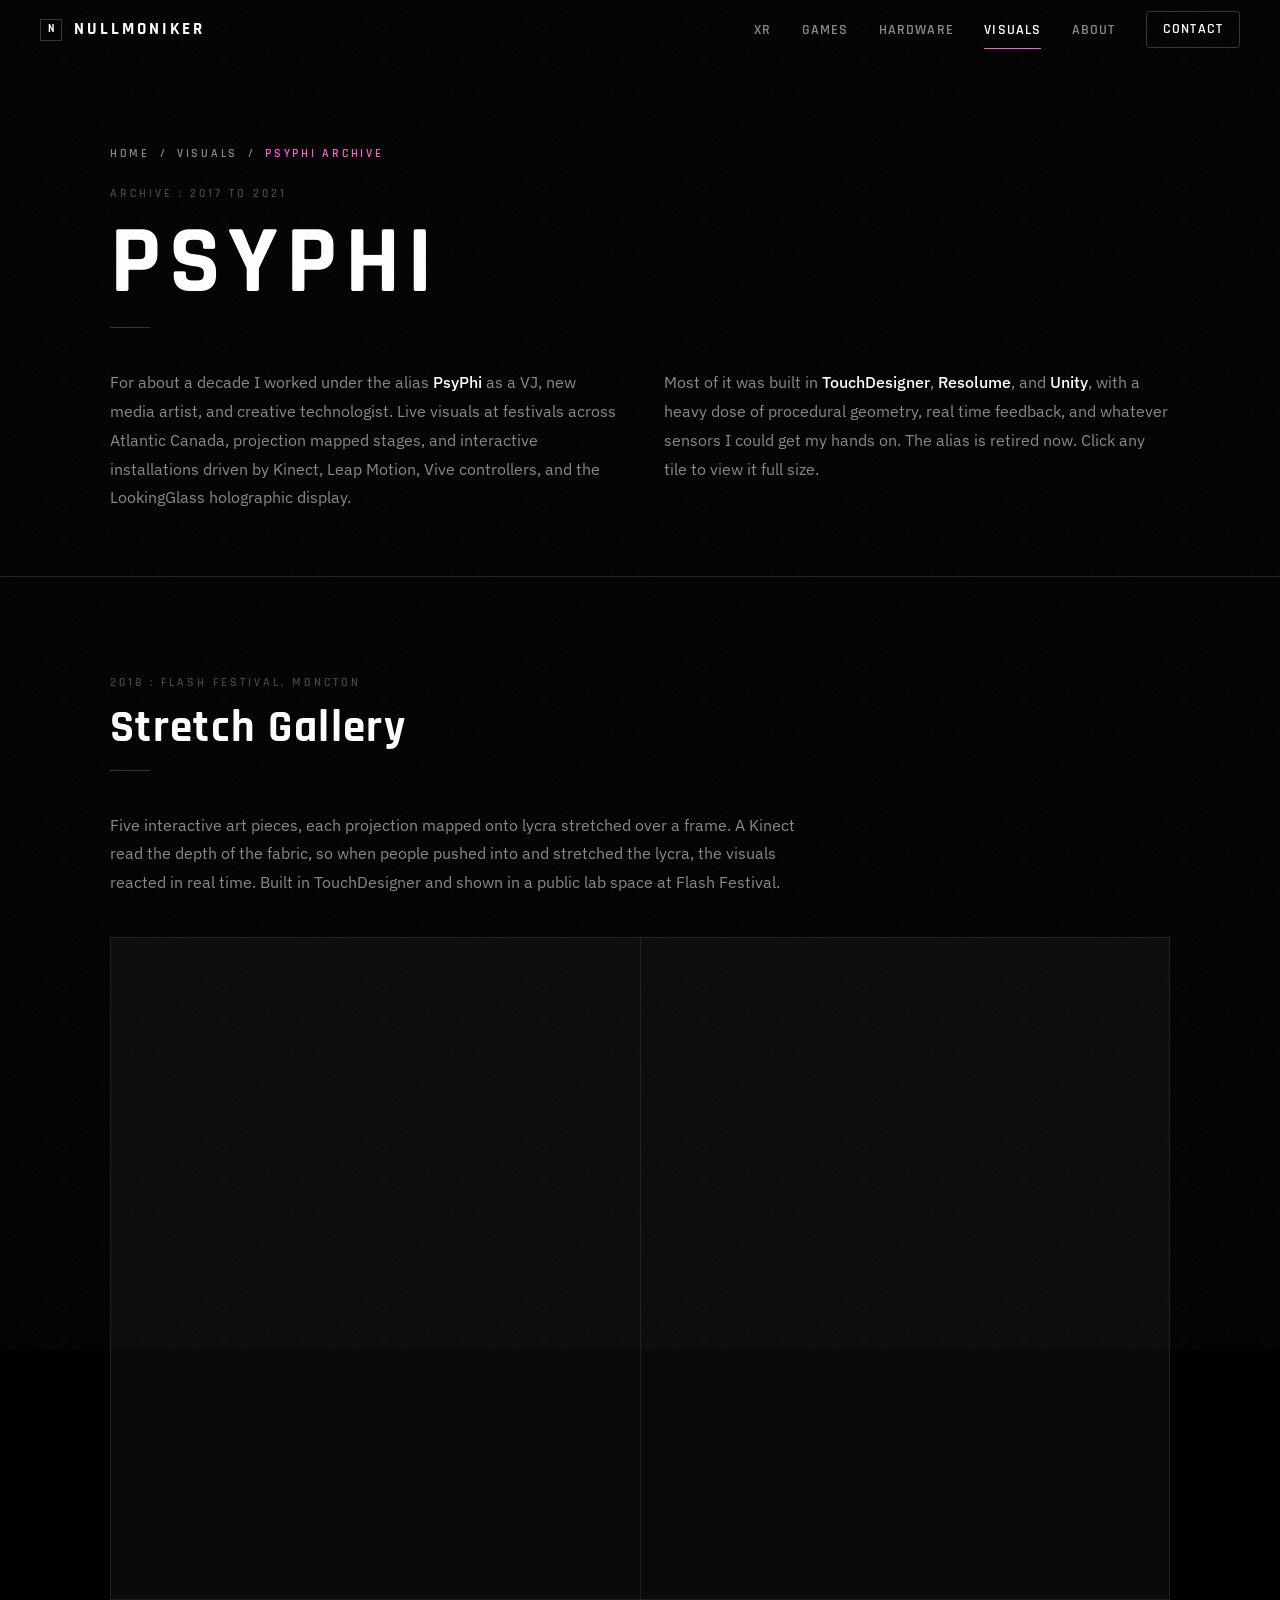
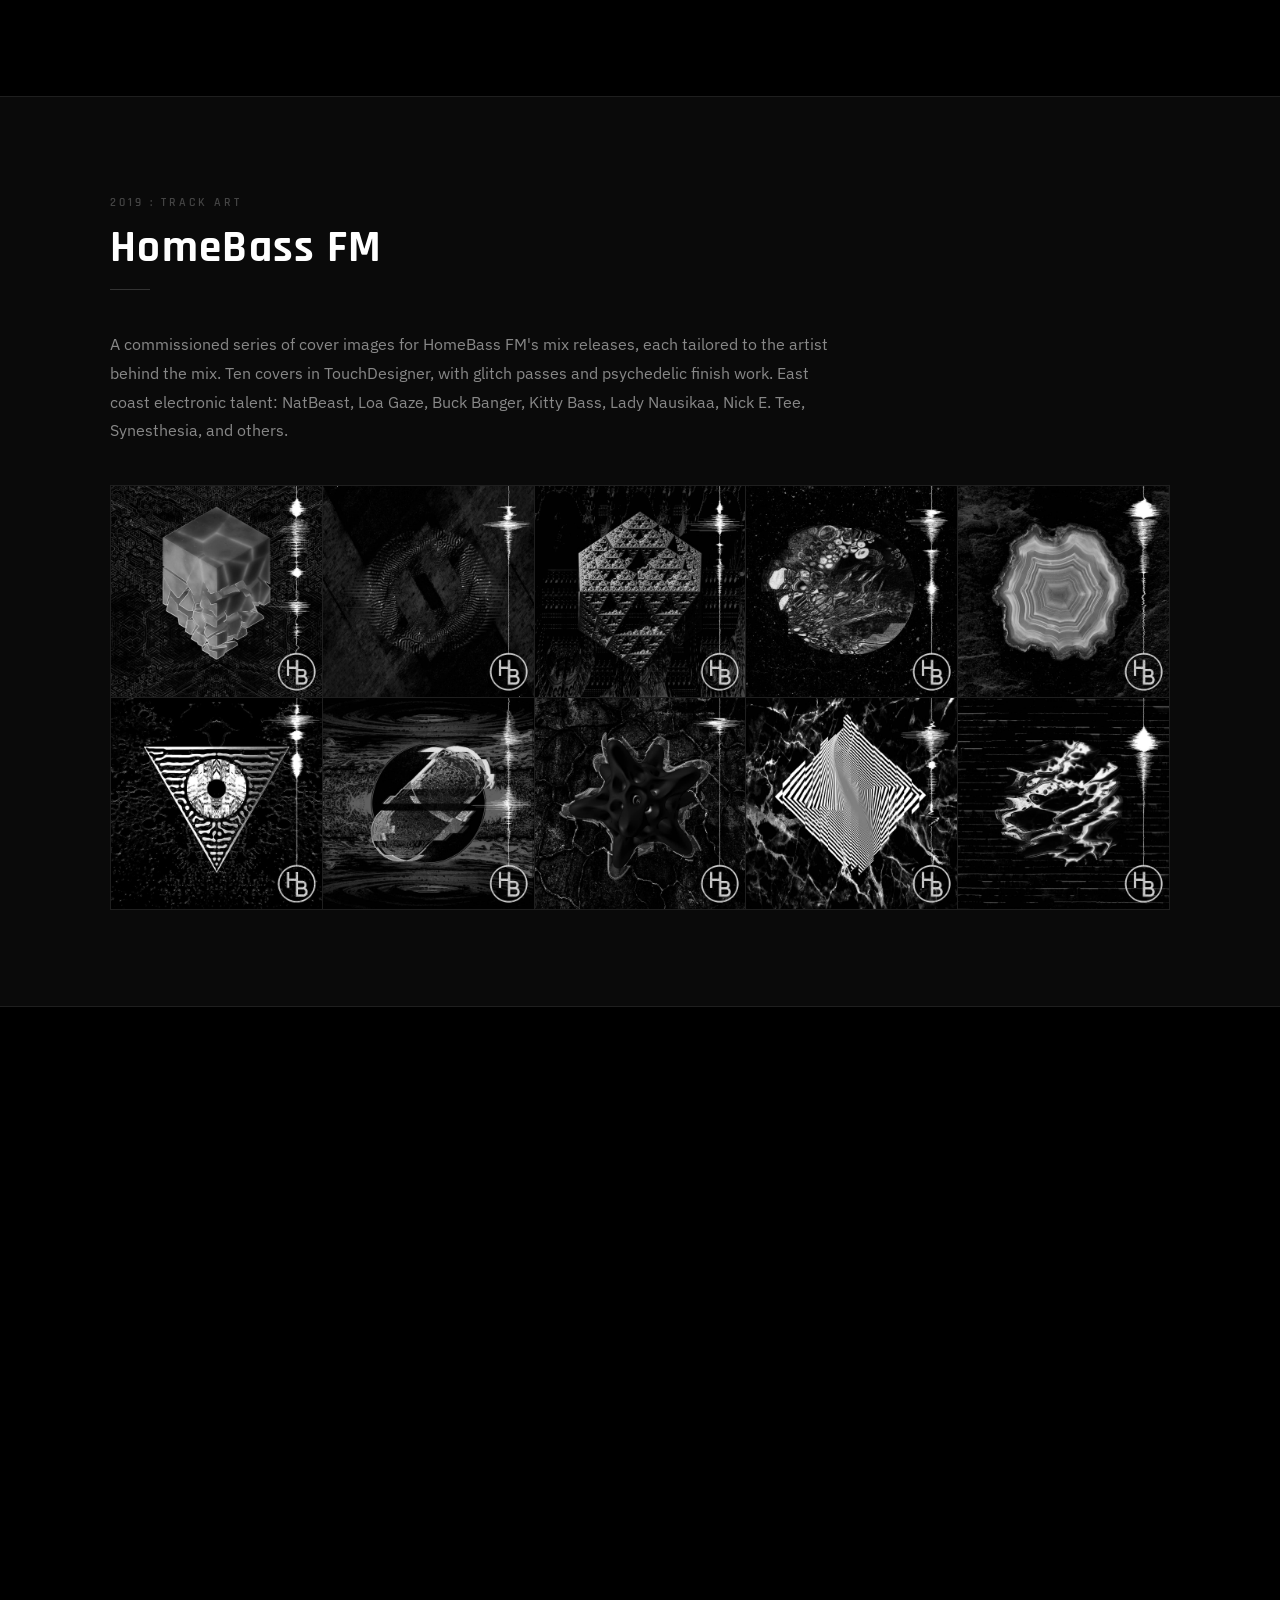
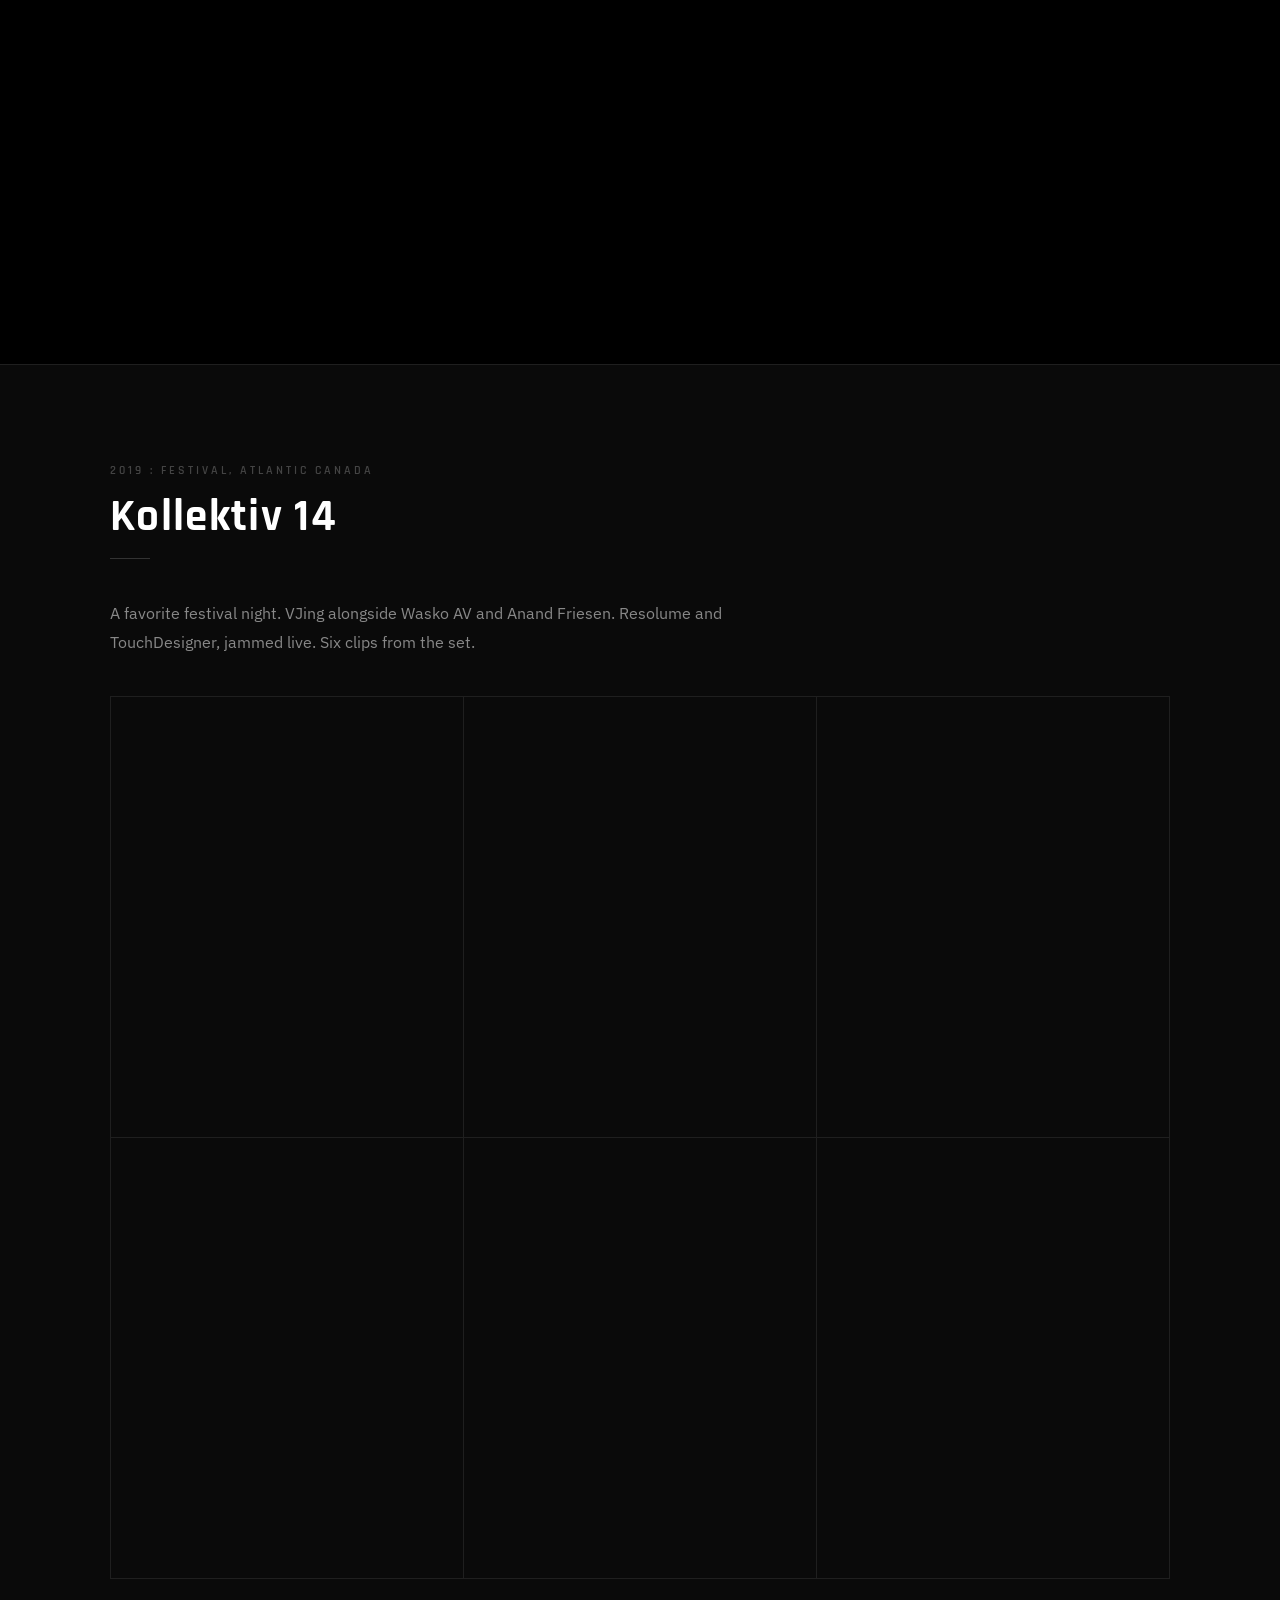
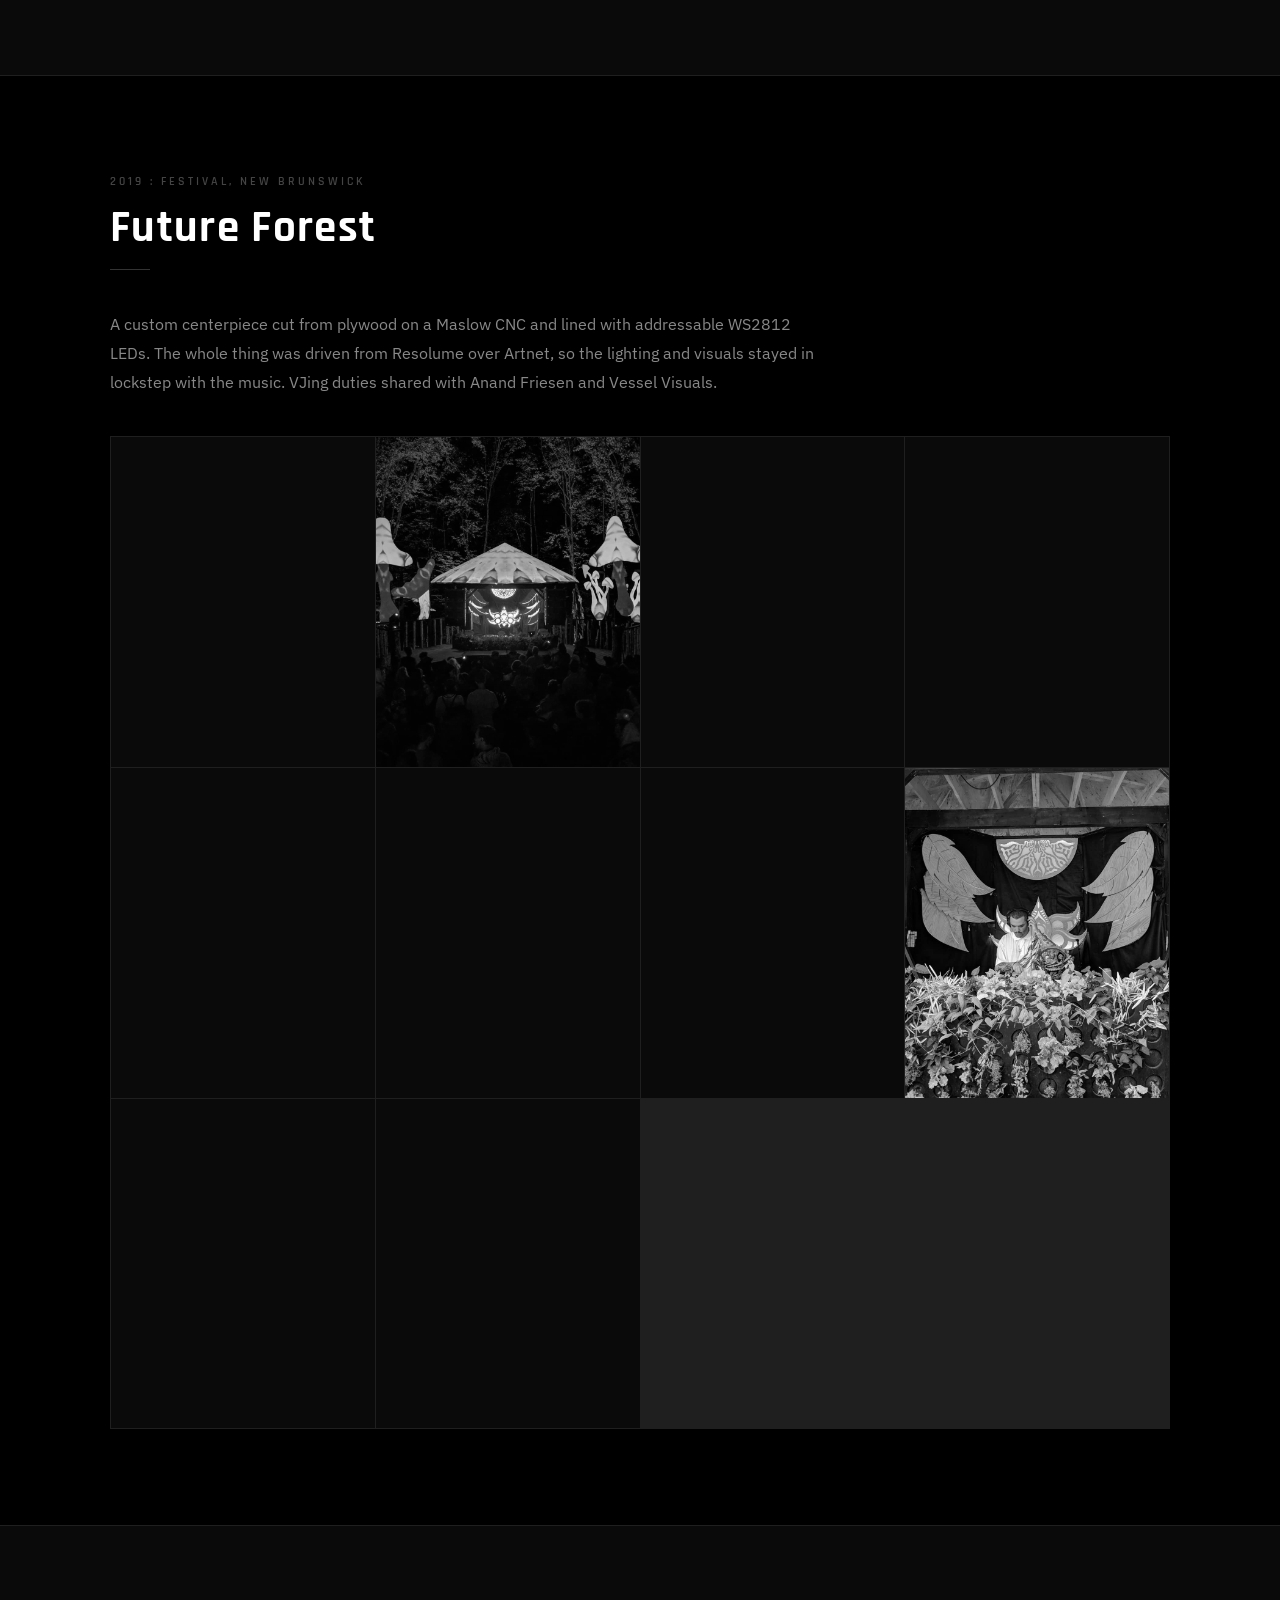
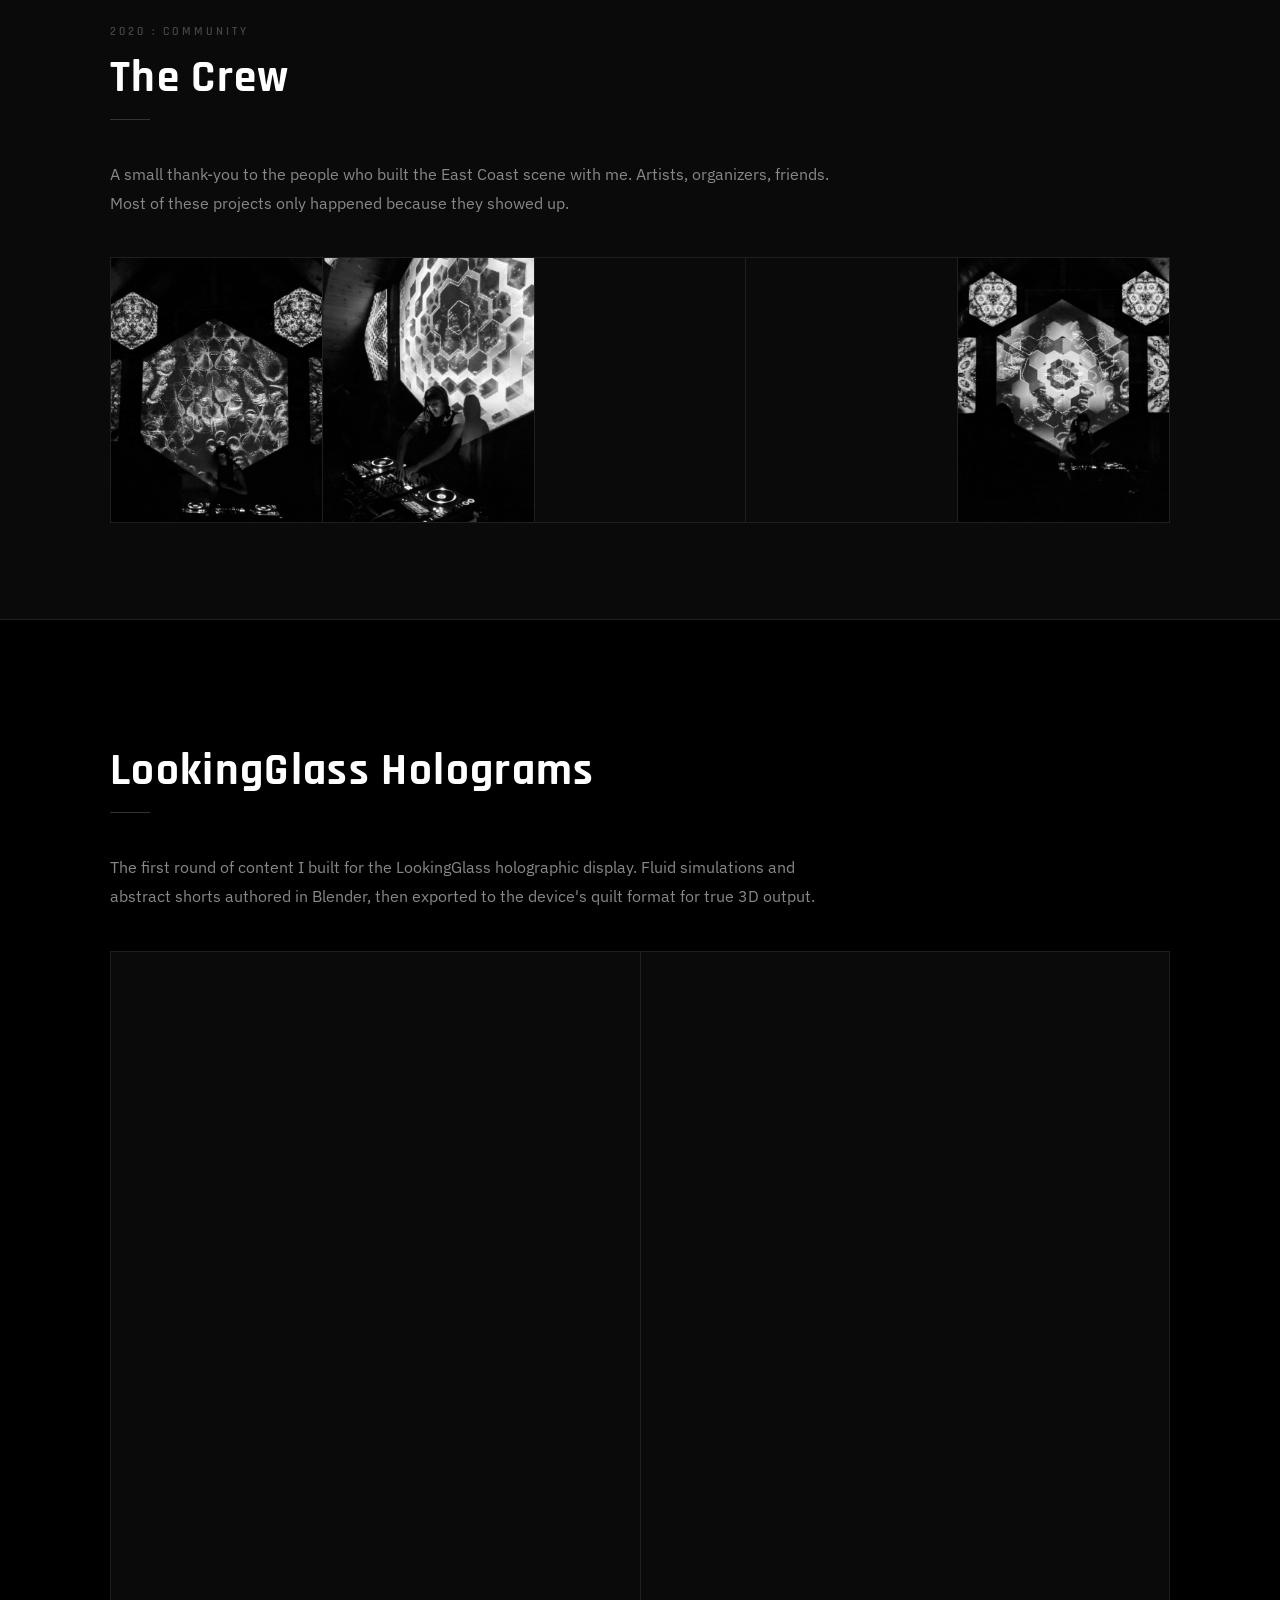
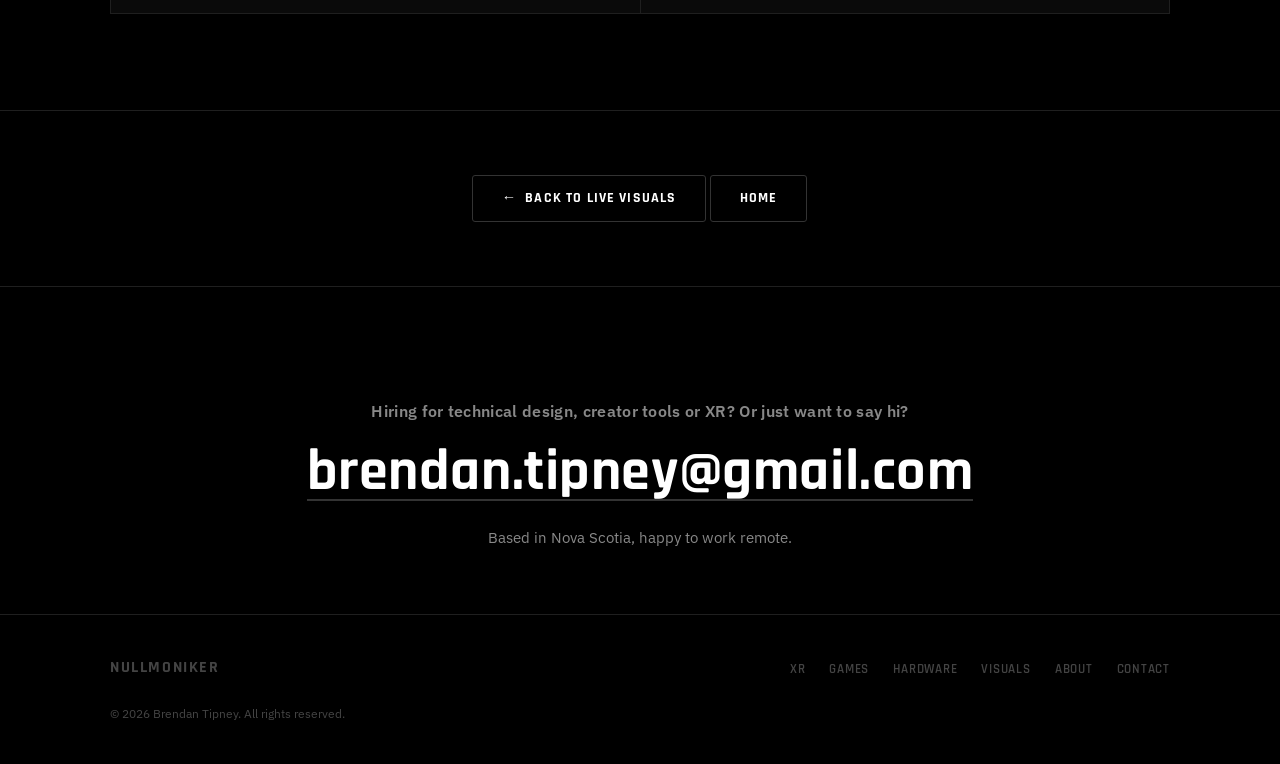
<file: psyphi.html>
<!DOCTYPE html>
<html lang="en">
<head>
  <meta charset="UTF-8" />
  <meta name="viewport" content="width=device-width, initial-scale=1.0" />
  <title>PsyPhi : Brendan Tipney</title>
  <meta name="description" content="An archive of PsyPhi: VJ work, projection mapping, and interactive installations by Brendan Tipney." />
  <link rel="canonical" href="https://nullmoniker.ca/psyphi.html" />

  <meta property="og:type" content="website" />
  <meta property="og:site_name" content="NullMoniker" />
  <meta property="og:title" content="PsyPhi : Brendan Tipney" />
  <meta property="og:description" content="An archive of PsyPhi: VJ work, projection mapping, and interactive installations." />
  <meta property="og:url" content="https://nullmoniker.ca/psyphi.html" />
  <meta property="og:image" content="https://nullmoniker.ca/media/og-psyphi.jpg" />
  <meta name="twitter:card" content="summary_large_image" />
  <meta name="twitter:image" content="https://nullmoniker.ca/media/og-psyphi.jpg" />

  <link rel="icon" type="image/svg+xml" href="favicon.svg" />
  <link rel="stylesheet" href="style.css" />
</head>
<body class="psyphi-page page-vis">

<!-- ── NAV ── -->
<nav>
  <a class="nav-logo" href="index.html" aria-label="NullMoniker home">
    <span class="nav-logo-mark">N</span>
    <span class="nav-logo-wordmark">NullMoniker</span>
  </a>
  <ul class="nav-links" id="navLinks">
    <li><a href="xr.html" class="accent-xr" data-accent><span class="nav-text">XR</span></a></li>
    <li><a href="games.html" class="accent-games" data-accent><span class="nav-text">Games</span></a></li>
    <li><a href="hardware.html" class="accent-hw" data-accent><span class="nav-text">Hardware</span></a></li>
    <li><a href="visuals.html" class="accent-vis is-current" aria-current="page" data-accent><span class="nav-text">Visuals</span></a></li>
    <li><a href="index.html#about"><span class="nav-text">About</span></a></li>
    <li><a href="mailto:brendan.tipney@gmail.com" class="nav-cta">Contact</a></li>
  </ul>
  <button class="nav-burger" id="navBurger" type="button" aria-label="Toggle menu" aria-expanded="false">
    <span></span><span></span><span></span>
  </button>
</nav>

<!-- ── HEADER ── -->
<section id="psyphi-hero">
  <div class="section-inner">
    <p class="crumbs case-crumbs"><a href="index.html">Home</a><span>/</span><a href="visuals.html">Visuals</a><span>/</span><span class="here">PsyPhi Archive</span></p>
    <p class="section-label">Archive : 2017 to 2021</p>
    <h1 class="psyphi-hero-title">PsyPhi</h1>
    <div class="section-rule"></div>
    <div class="psyphi-hero-body">
      <p>
        For about a decade I worked under the alias <strong>PsyPhi</strong> as a VJ, new media artist,
        and creative technologist. Live visuals at festivals across Atlantic Canada, projection mapped stages, and interactive installations driven by Kinect, Leap Motion, Vive controllers, and
        the LookingGlass holographic display.
      </p>
      <p>
        Most of it was built in <strong>TouchDesigner</strong>, <strong>Resolume</strong>, and
        <strong>Unity</strong>, with a heavy dose of procedural geometry, real time feedback, and
        whatever sensors I could get my hands on. The alias is retired now. Click any tile to view it
        full size.
      </p>
    </div>
  </div>
</section>

<!-- ── STRETCH GALLERY (2018) ── -->
<section class="psyphi-project">
  <div class="section-inner">
    <p class="section-label">2018 : Flash Festival, Moncton</p>
    <h2 class="section-title">Stretch Gallery</h2>
    <div class="section-rule"></div>
    <p class="psyphi-blurb">
      Five interactive art pieces, each projection mapped onto lycra stretched over a frame. A
      Kinect read the depth of the fabric, so when people pushed into and stretched the lycra, the
      visuals reacted in real time. Built in TouchDesigner and shown in a public lab space at Flash
      Festival.
    </p>
    <div class="psyphi-gallery psyphi-gallery--2">
      <figure class="psyphi-tile" data-expand>
        <div class="psyphi-media psyphi-media--video">
          <video preload="metadata" muted playsinline loop>
            <source src="psyphi-media/hex/hex-gallery.mp4" type="video/mp4" />
          </video>
        </div>
        <figcaption>Gallery install</figcaption>
      </figure>
      <figure class="psyphi-tile" data-expand>
        <div class="psyphi-media psyphi-media--video">
          <video preload="metadata" muted playsinline loop>
            <source src="psyphi-media/hex/hex-vaporwave.mp4" type="video/mp4" />
          </video>
        </div>
        <figcaption>Vaporwave after-party</figcaption>
      </figure>
    </div>
  </div>
</section>

<!-- ── HOMEBASS FM (2019) ── -->
<section class="psyphi-project">
  <div class="section-inner">
    <p class="section-label">2019 : Track Art</p>
    <h2 class="section-title">HomeBass FM</h2>
    <div class="section-rule"></div>
    <p class="psyphi-blurb">
      A commissioned series of cover images for HomeBass FM's mix releases, each tailored to the
      artist behind the mix. Ten covers in TouchDesigner, with glitch passes and psychedelic finish
      work. East coast electronic talent: NatBeast, Loa Gaze, Buck Banger, Kitty Bass, Lady
      Nausikaa, Nick E. Tee, Synesthesia, and others.
    </p>
    <div class="psyphi-gallery psyphi-gallery--5 psyphi-gallery--square">
      <figure class="psyphi-tile" data-expand><div class="psyphi-media"><img src="psyphi-media/homebass-fm/01.jpg" alt="HomeBass FM track art" loading="lazy"></div></figure>
      <figure class="psyphi-tile" data-expand><div class="psyphi-media"><img src="psyphi-media/homebass-fm/02.jpg" alt="HomeBass FM track art" loading="lazy"></div></figure>
      <figure class="psyphi-tile" data-expand><div class="psyphi-media"><img src="psyphi-media/homebass-fm/03.jpg" alt="HomeBass FM track art" loading="lazy"></div></figure>
      <figure class="psyphi-tile" data-expand><div class="psyphi-media"><img src="psyphi-media/homebass-fm/04.jpg" alt="HomeBass FM track art" loading="lazy"></div></figure>
      <figure class="psyphi-tile" data-expand><div class="psyphi-media"><img src="psyphi-media/homebass-fm/05.jpg" alt="HomeBass FM track art" loading="lazy"></div></figure>
      <figure class="psyphi-tile" data-expand><div class="psyphi-media"><img src="psyphi-media/homebass-fm/06.jpg" alt="HomeBass FM track art" loading="lazy"></div></figure>
      <figure class="psyphi-tile" data-expand><div class="psyphi-media"><img src="psyphi-media/homebass-fm/07.jpg" alt="HomeBass FM track art" loading="lazy"></div></figure>
      <figure class="psyphi-tile" data-expand><div class="psyphi-media"><img src="psyphi-media/homebass-fm/08.jpg" alt="HomeBass FM track art" loading="lazy"></div></figure>
      <figure class="psyphi-tile" data-expand><div class="psyphi-media"><img src="psyphi-media/homebass-fm/09.jpg" alt="HomeBass FM track art" loading="lazy"></div></figure>
      <figure class="psyphi-tile" data-expand><div class="psyphi-media"><img src="psyphi-media/homebass-fm/10.jpg" alt="HomeBass FM track art" loading="lazy"></div></figure>
    </div>
  </div>
</section>

<!-- ── LEWCID : EBULLITION (2019) ── -->
<section class="psyphi-project">
  <div class="section-inner">
    <p class="section-label">2019 : Track Art</p>
    <h2 class="section-title">Lewcid : Ebullition</h2>
    <div class="section-rule"></div>
    <p class="psyphi-blurb">
      Cover work for Lewcid's wonk-bass EP. Mantis heads and the Penrose triangle as visual cues.
      Two pieces from the set, including the alternate cover that did not ship publicly.
    </p>
    <div class="psyphi-gallery psyphi-gallery--2 psyphi-gallery--square">
      <figure class="psyphi-tile" data-expand><div class="psyphi-media"><img src="psyphi-media/lewcid/ebullition-1.jpg" alt="Ebullition cover" loading="lazy"></div></figure>
      <figure class="psyphi-tile" data-expand><div class="psyphi-media"><img src="psyphi-media/lewcid/ebullition-2.jpg" alt="Ebullition alternate cover" loading="lazy"></div></figure>
    </div>
  </div>
</section>

<!-- ── KOLLEKTIV 14 (2019) ── -->
<section class="psyphi-project">
  <div class="section-inner">
    <p class="section-label">2019 : Festival, Atlantic Canada</p>
    <h2 class="section-title">Kollektiv 14</h2>
    <div class="section-rule"></div>
    <p class="psyphi-blurb">
      A favorite festival night. VJing alongside Wasko AV and Anand Friesen.
      Resolume and TouchDesigner, jammed live. Six clips from the set.
    </p>
    <div class="psyphi-gallery psyphi-gallery--3">
      <figure class="psyphi-tile" data-expand><div class="psyphi-media psyphi-media--video"><video preload="metadata" muted playsinline loop><source src="psyphi-media/kollektiv/01.mp4" type="video/mp4"></video></div></figure>
      <figure class="psyphi-tile" data-expand><div class="psyphi-media psyphi-media--video"><video preload="metadata" muted playsinline loop><source src="psyphi-media/kollektiv/02.mp4" type="video/mp4"></video></div></figure>
      <figure class="psyphi-tile" data-expand><div class="psyphi-media psyphi-media--video"><video preload="metadata" muted playsinline loop><source src="psyphi-media/kollektiv/03.mp4" type="video/mp4"></video></div></figure>
      <figure class="psyphi-tile" data-expand><div class="psyphi-media psyphi-media--video"><video preload="metadata" muted playsinline loop><source src="psyphi-media/kollektiv/04.mp4" type="video/mp4"></video></div></figure>
      <figure class="psyphi-tile" data-expand><div class="psyphi-media psyphi-media--video"><video preload="metadata" muted playsinline loop><source src="psyphi-media/kollektiv/05.mp4" type="video/mp4"></video></div></figure>
      <figure class="psyphi-tile" data-expand><div class="psyphi-media psyphi-media--video"><video preload="metadata" muted playsinline loop><source src="psyphi-media/kollektiv/06.mp4" type="video/mp4"></video></div></figure>
    </div>
  </div>
</section>

<!-- ── FUTURE FOREST (2019) ── -->
<section class="psyphi-project">
  <div class="section-inner">
    <p class="section-label">2019 : Festival, New Brunswick</p>
    <h2 class="section-title">Future Forest</h2>
    <div class="section-rule"></div>
    <p class="psyphi-blurb">
      A custom centerpiece cut from plywood on a Maslow CNC and lined with addressable WS2812 LEDs.
      The whole thing was driven from Resolume over Artnet, so the lighting and visuals stayed in lockstep with the music. VJing duties shared with Anand Friesen and Vessel Visuals.
    </p>
    <div class="psyphi-gallery psyphi-gallery--4">
      <figure class="psyphi-tile" data-expand><div class="psyphi-media psyphi-media--video"><video preload="metadata" muted playsinline loop><source src="psyphi-media/future-forest/01.mp4" type="video/mp4"></video></div></figure>
      <figure class="psyphi-tile" data-expand><div class="psyphi-media"><img src="psyphi-media/future-forest/02.jpg" alt="Future Forest stage" loading="lazy"></div></figure>
      <figure class="psyphi-tile" data-expand><div class="psyphi-media psyphi-media--video"><video preload="metadata" muted playsinline loop><source src="psyphi-media/future-forest/03.mp4" type="video/mp4"></video></div></figure>
      <figure class="psyphi-tile" data-expand><div class="psyphi-media psyphi-media--video"><video preload="metadata" muted playsinline loop><source src="psyphi-media/future-forest/04.mp4" type="video/mp4"></video></div></figure>
      <figure class="psyphi-tile" data-expand><div class="psyphi-media psyphi-media--video"><video preload="metadata" muted playsinline loop><source src="psyphi-media/future-forest/05.mp4" type="video/mp4"></video></div></figure>
      <figure class="psyphi-tile" data-expand><div class="psyphi-media psyphi-media--video"><video preload="metadata" muted playsinline loop><source src="psyphi-media/future-forest/06.mp4" type="video/mp4"></video></div></figure>
      <figure class="psyphi-tile" data-expand><div class="psyphi-media psyphi-media--video"><video preload="metadata" muted playsinline loop><source src="psyphi-media/future-forest/07.mp4" type="video/mp4"></video></div></figure>
      <figure class="psyphi-tile" data-expand><div class="psyphi-media"><img src="psyphi-media/future-forest/08.jpg" alt="Future Forest" loading="lazy"></div></figure>
      <figure class="psyphi-tile" data-expand><div class="psyphi-media psyphi-media--video"><video preload="metadata" muted playsinline loop><source src="psyphi-media/future-forest/09.mp4" type="video/mp4"></video></div></figure>
      <figure class="psyphi-tile" data-expand><div class="psyphi-media psyphi-media--video"><video preload="metadata" muted playsinline loop><source src="psyphi-media/future-forest/10.mp4" type="video/mp4"></video></div></figure>
    </div>
  </div>
</section>

<!-- ── COMMUNITY (2020) ── -->
<section class="psyphi-project">
  <div class="section-inner">
    <p class="section-label">2020 : Community</p>
    <h2 class="section-title">The Crew</h2>
    <div class="section-rule"></div>
    <p class="psyphi-blurb">
      A small thank-you to the people who built the East Coast scene with me. Artists, organizers,
      friends. Most of these projects only happened because they showed up.
    </p>
    <div class="psyphi-gallery psyphi-gallery--5">
      <figure class="psyphi-tile" data-expand><div class="psyphi-media"><img src="psyphi-media/community/01.jpg" alt="Community" loading="lazy"></div></figure>
      <figure class="psyphi-tile" data-expand><div class="psyphi-media"><img src="psyphi-media/community/02.jpg" alt="Community" loading="lazy"></div></figure>
      <figure class="psyphi-tile" data-expand><div class="psyphi-media psyphi-media--video"><video preload="metadata" muted playsinline loop><source src="psyphi-media/community/03.mp4" type="video/mp4"></video></div></figure>
      <figure class="psyphi-tile" data-expand><div class="psyphi-media psyphi-media--video"><video preload="metadata" muted playsinline loop><source src="psyphi-media/community/04.mp4" type="video/mp4"></video></div></figure>
      <figure class="psyphi-tile" data-expand><div class="psyphi-media"><img src="psyphi-media/community/05.jpg" alt="Community" loading="lazy"></div></figure>
    </div>
  </div>
</section>

<!-- ── LOOKING GLASS (2021) ── -->
<section class="psyphi-project">
  <div class="section-inner">
    <p class="section-label">2021 : Holographic</p>
    <h2 class="section-title">LookingGlass Holograms</h2>
    <div class="section-rule"></div>
    <p class="psyphi-blurb">
      The first round of content I built for the LookingGlass holographic display. Fluid
      simulations and abstract shorts authored in Blender, then exported to the device's quilt
      format for true 3D output.
    </p>
    <div class="psyphi-gallery psyphi-gallery--2">
      <figure class="psyphi-tile" data-expand><div class="psyphi-media psyphi-media--video"><video preload="metadata" muted playsinline loop><source src="psyphi-media/lookingglass/holograms-1.mp4" type="video/mp4"></video></div></figure>
      <figure class="psyphi-tile" data-expand><div class="psyphi-media psyphi-media--video"><video preload="metadata" muted playsinline loop><source src="psyphi-media/lookingglass/holograms-2.mp4" type="video/mp4"></video></div></figure>
    </div>
  </div>
</section>

<!-- ── BACK LINK ── -->
<section id="psyphi-back">
  <div class="section-inner" style="text-align:center;">
    <a href="visuals.html" class="btn btn-secondary"><span class="arrow">←</span> Back to Live Visuals</a>
    <a href="index.html" class="btn btn-secondary">Home</a>
  </div>
</section>

<section class="footer-cta">
  <p class="footer-cta-label">Hiring for technical design, creator tools or XR? Or just want to say hi?</p>
  <a href="mailto:brendan.tipney@gmail.com" class="footer-cta-big">brendan.tipney@gmail.com</a>
  <p class="footer-cta-mail">Based in Nova Scotia, happy to work remote.</p>
</section>


<!-- ── FOOTER ── -->
<footer>
  <div class="footer-inner">
    <span class="footer-logo">NullMoniker</span>
        <ul class="footer-links">
      <li><a href="xr.html">XR</a></li>
      <li><a href="games.html">Games</a></li>
      <li><a href="hardware.html">Hardware</a></li>
      <li><a href="visuals.html">Visuals</a></li>
      <li><a href="index.html#about">About</a></li>
      <li><a href="mailto:brendan.tipney@gmail.com">Contact</a></li>
    </ul>
    <p class="footer-copy">© 2026 Brendan Tipney. All rights reserved.</p>
  </div>
</footer>

<div id="videoOverlay" aria-hidden="true"></div>

<script src="main.js"></script>
</body>
</html>
</file>
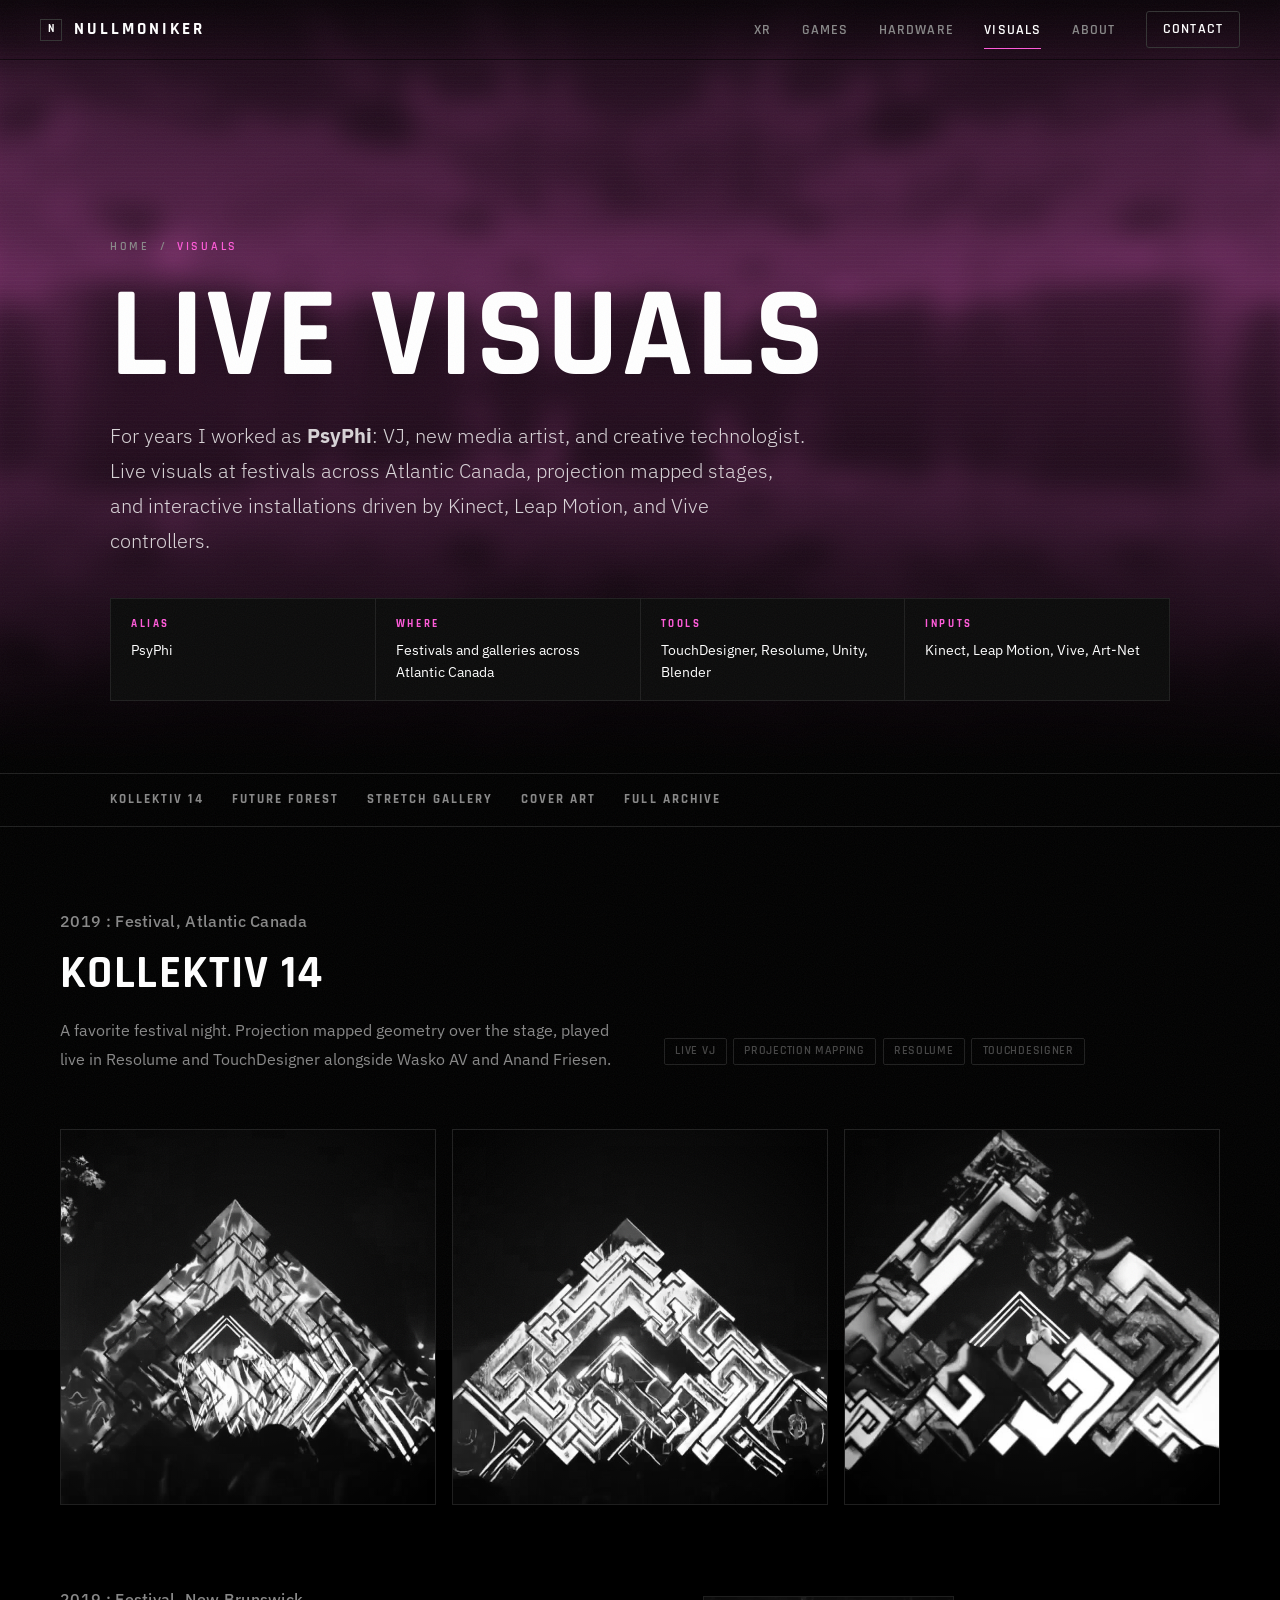
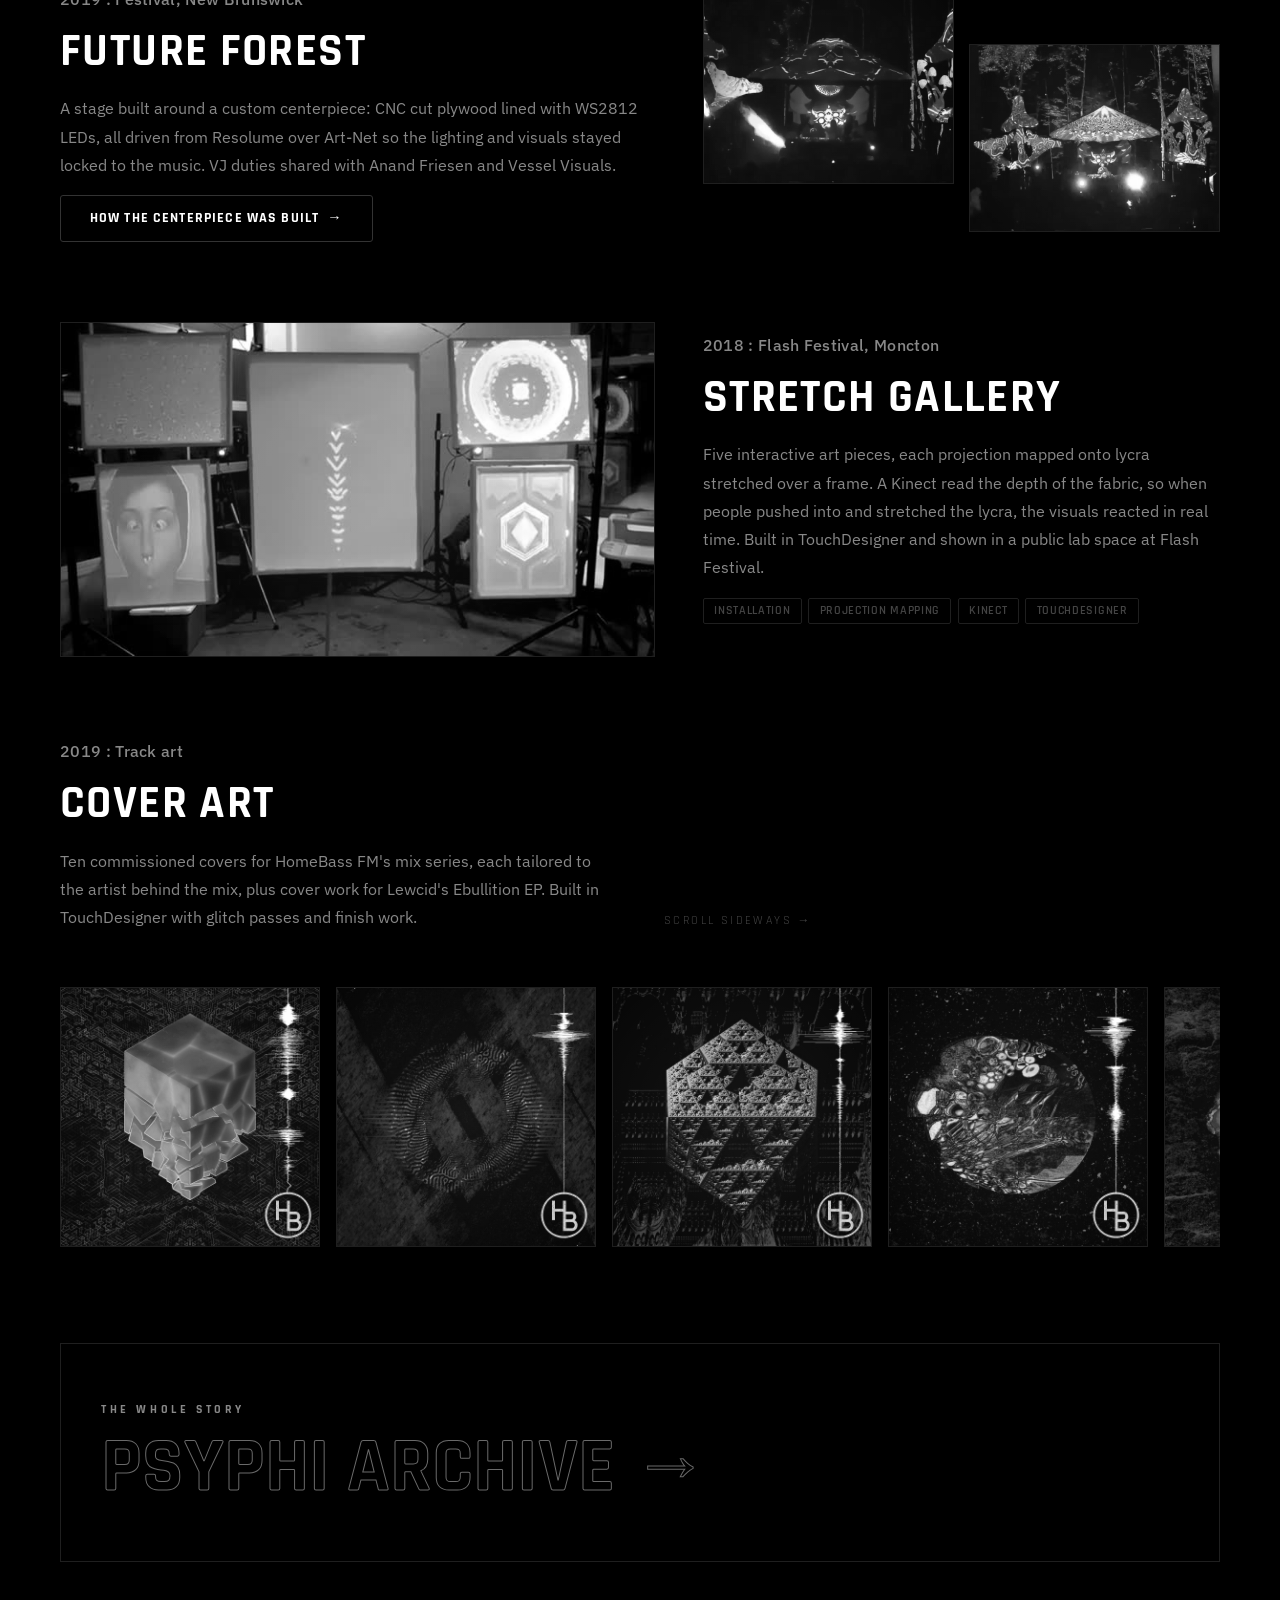
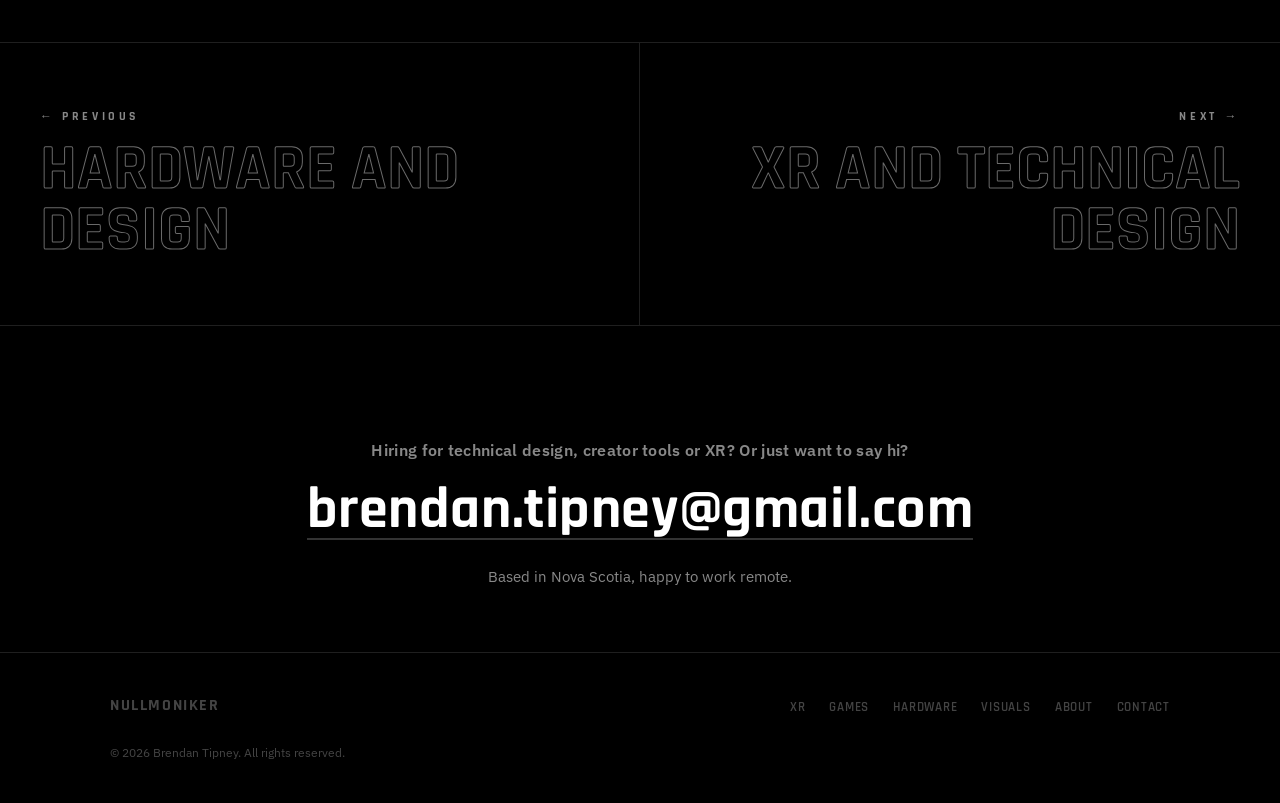
<file: visuals.html>
<!DOCTYPE html>
<html lang="en">
<head>
  <meta charset="UTF-8" />
  <meta name="viewport" content="width=device-width, initial-scale=1.0" />
  <title>Live Visuals : Brendan Tipney</title>
  <meta name="description" content="Live visuals by Brendan Tipney as PsyPhi: festival VJ sets, projection mapped stages, interactive installations, and cover art across Atlantic Canada." />
  <link rel="canonical" href="https://nullmoniker.ca/visuals.html" />

  <meta property="og:type" content="website" />
  <meta property="og:site_name" content="NullMoniker" />
  <meta property="og:title" content="Live Visuals : Brendan Tipney" />
  <meta property="og:description" content="Live visuals by Brendan Tipney as PsyPhi: festival VJ sets, projection mapped stages, interactive installations, and cover art across Atlantic Canada." />
  <meta property="og:url" content="https://nullmoniker.ca/visuals.html" />
  <meta property="og:image" content="https://nullmoniker.ca/media/posters/kollektiv-01.jpg" />
  <meta name="twitter:card" content="summary_large_image" />

  <link rel="icon" type="image/svg+xml" href="favicon.svg" />
  <link rel="stylesheet" href="style.css" />
</head>
<body class="page-vis">

<nav>
  <a class="nav-logo" href="index.html" aria-label="NullMoniker home">
    <span class="nav-logo-mark">N</span>
    <span class="nav-logo-wordmark">NullMoniker</span>
  </a>
  <ul class="nav-links" id="navLinks">
    <li><a href="xr.html" class="accent-xr" data-accent><span class="nav-text">XR</span></a></li>
    <li><a href="games.html" class="accent-games" data-accent><span class="nav-text">Games</span></a></li>
    <li><a href="hardware.html" class="accent-hw" data-accent><span class="nav-text">Hardware</span></a></li>
    <li><a href="visuals.html" class="accent-vis is-current" aria-current="page" data-accent><span class="nav-text">Visuals</span></a></li>
    <li><a href="index.html#about"><span class="nav-text">About</span></a></li>
    <li><a href="mailto:brendan.tipney@gmail.com" class="nav-cta">Contact</a></li>
  </ul>
  <button class="nav-burger" id="navBurger" type="button" aria-label="Toggle menu" aria-expanded="false">
    <span></span><span></span><span></span>
  </button>
</nav>

<header class="lane-page-hero">
  <canvas id="shaderCanvas" aria-hidden="true"></canvas>
  <div class="tint" aria-hidden="true"></div>
  <div class="lane-hero-inner">
    <p class="crumbs"><a href="index.html">Home</a><span>/</span><span class="here">Visuals</span></p>
    <h1 class="lane-page-title" data-scramble>Live Visuals</h1>
    <p class="lane-deck">
      For years I worked as <strong>PsyPhi</strong>: VJ, new media artist, and creative technologist. Live visuals
      at festivals across Atlantic Canada, projection mapped stages, and interactive installations driven by
      Kinect, Leap Motion, and Vive controllers.
    </p>
    <div class="lane-meta">
      <div><p class="k">Alias</p><p class="v">PsyPhi</p></div>
      <div><p class="k">Where</p><p class="v">Festivals and galleries across Atlantic Canada</p></div>
      <div><p class="k">Tools</p><p class="v">TouchDesigner, Resolume, Unity, Blender</p></div>
      <div><p class="k">Inputs</p><p class="v">Kinect, Leap Motion, Vive, Art-Net</p></div>
    </div>
  </div>
</header>

<div class="jump"><div class="jump-inner">
  <a href="#kollektiv">Kollektiv 14</a>
  <a href="#future-forest">Future Forest</a>
  <a href="#stretch-gallery">Stretch Gallery</a>
  <a href="#cover-art">Cover Art</a>
  <a href="#archive">Full Archive</a>
</div></div>

<section class="projects">
  <div class="projects-inner">

    <!-- KOLLEKTIV -->
    <article class="proj proj--feature" id="kollektiv">
      <div class="proj-feature-head">
        <div class="proj-body">
          <p class="proj-kicker">2019 : Festival, Atlantic Canada</p>
          <h2 class="proj-title" data-scramble="hover">Kollektiv 14</h2>
          <p>
            A favorite festival night. Projection mapped geometry over the stage, played live in Resolume and
            TouchDesigner alongside Wasko AV and Anand Friesen.
          </p>
        </div>
        <div class="proj-body" style="align-self:end;">
          <div class="work-card-tags">
            <span class="tag">Live VJ</span><span class="tag">Projection Mapping</span><span class="tag">Resolume</span><span class="tag">TouchDesigner</span>
          </div>
        </div>
      </div>
      <div class="gallery">
        <div class="proj-media" data-tilt data-expand data-caption="Kollektiv 14"><video muted loop playsinline preload="none" data-autoplay data-src="psyphi-media/kollektiv/01.mp4" poster="media/posters/kollektiv-01.jpg"></video></div>
        <div class="proj-media" data-tilt data-expand data-caption="Kollektiv 14"><video muted loop playsinline preload="none" data-autoplay data-src="psyphi-media/kollektiv/02.mp4" poster="media/posters/kollektiv-02.jpg"></video></div>
        <div class="proj-media" data-tilt data-expand data-caption="Kollektiv 14"><video muted loop playsinline preload="none" data-autoplay data-src="psyphi-media/kollektiv/03.mp4" poster="media/posters/kollektiv-03.jpg"></video></div>
      </div>
    </article>

    <!-- FUTURE FOREST -->
    <article class="proj" id="future-forest">
      <div class="proj-stack">
        <div class="proj-media" data-tilt data-expand data-caption="Future Forest"><video muted loop playsinline preload="none" data-autoplay data-src="psyphi-media/future-forest/04.mp4" poster="media/posters/future-forest-04.jpg"></video></div>
        <div class="proj-media" data-tilt data-expand data-caption="Future Forest"><video muted loop playsinline preload="none" data-autoplay data-src="psyphi-media/future-forest/07.mp4" poster="media/posters/future-forest-07.jpg"></video></div>
      </div>
      <div class="proj-body">
        <p class="proj-kicker">2019 : Festival, New Brunswick</p>
        <h2 class="proj-title" data-scramble="hover">Future Forest</h2>
        <p>
          A stage built around a custom centerpiece: CNC cut plywood lined with WS2812 LEDs, all driven from
          Resolume over Art-Net so the lighting and visuals stayed locked to the music. VJ duties shared with
          Anand Friesen and Vessel Visuals.
        </p>
        <div class="btn-row">
          <a href="hardware.html#future-forest" class="btn btn-secondary accent-hw">How the centerpiece was built <span class="arrow">→</span></a>
        </div>
      </div>
    </article>

    <!-- STRETCH GALLERY -->
    <article class="proj" id="stretch-gallery">
      <div class="proj-media" style="aspect-ratio:16/9;" data-tilt data-expand data-caption="Stretch Gallery : Flash Festival">
        <video muted loop playsinline preload="none" data-autoplay data-src="psyphi-media/hex/hex-gallery.mp4" poster="media/posters/hex-hex-gallery.jpg"></video>
      </div>
      <div class="proj-body">
        <p class="proj-kicker">2018 : Flash Festival, Moncton</p>
        <h2 class="proj-title" data-scramble="hover">Stretch Gallery</h2>
        <p>
          Five interactive art pieces, each projection mapped onto lycra stretched over a frame. A Kinect
          read the depth of the fabric, so when people pushed into and stretched the lycra, the visuals
          reacted in real time. Built in TouchDesigner and shown in a public lab space at Flash Festival.
        </p>
        <div class="work-card-tags">
          <span class="tag">Installation</span><span class="tag">Projection Mapping</span><span class="tag">Kinect</span><span class="tag">TouchDesigner</span>
        </div>
      </div>
    </article>

    <!-- COVER ART -->
    <article class="proj proj--feature" id="cover-art">
      <div class="proj-feature-head">
        <div class="proj-body">
          <p class="proj-kicker">2019 : Track art</p>
          <h2 class="proj-title" data-scramble="hover">Cover Art</h2>
          <p>
            Ten commissioned covers for HomeBass FM's mix series, each tailored to the artist behind the mix,
            plus cover work for Lewcid's Ebullition EP. Built in TouchDesigner with glitch passes and finish work.
          </p>
        </div>
        <div class="proj-body" style="align-self:end;">
          <p style="font-family:'Rajdhani',sans-serif;letter-spacing:0.2em;text-transform:uppercase;font-size:0.75rem;color:var(--muted-2);">Scroll sideways →</p>
        </div>
      </div>
      <div class="strip"><div class="proj-media" data-tilt data-expand data-caption="HomeBass FM cover art"><img src="psyphi-media/homebass-fm/01.jpg" alt="HomeBass FM cover art" loading="lazy" /></div><div class="proj-media" data-tilt data-expand data-caption="HomeBass FM cover art"><img src="psyphi-media/homebass-fm/02.jpg" alt="HomeBass FM cover art" loading="lazy" /></div><div class="proj-media" data-tilt data-expand data-caption="HomeBass FM cover art"><img src="psyphi-media/homebass-fm/03.jpg" alt="HomeBass FM cover art" loading="lazy" /></div><div class="proj-media" data-tilt data-expand data-caption="HomeBass FM cover art"><img src="psyphi-media/homebass-fm/04.jpg" alt="HomeBass FM cover art" loading="lazy" /></div><div class="proj-media" data-tilt data-expand data-caption="HomeBass FM cover art"><img src="psyphi-media/homebass-fm/05.jpg" alt="HomeBass FM cover art" loading="lazy" /></div><div class="proj-media" data-tilt data-expand data-caption="HomeBass FM cover art"><img src="psyphi-media/homebass-fm/06.jpg" alt="HomeBass FM cover art" loading="lazy" /></div><div class="proj-media" data-tilt data-expand data-caption="HomeBass FM cover art"><img src="psyphi-media/homebass-fm/07.jpg" alt="HomeBass FM cover art" loading="lazy" /></div><div class="proj-media" data-tilt data-expand data-caption="HomeBass FM cover art"><img src="psyphi-media/homebass-fm/08.jpg" alt="HomeBass FM cover art" loading="lazy" /></div><div class="proj-media" data-tilt data-expand data-caption="HomeBass FM cover art"><img src="psyphi-media/homebass-fm/09.jpg" alt="HomeBass FM cover art" loading="lazy" /></div><div class="proj-media" data-tilt data-expand data-caption="HomeBass FM cover art"><img src="psyphi-media/homebass-fm/10.jpg" alt="HomeBass FM cover art" loading="lazy" /></div><div class="proj-media" data-tilt data-expand data-caption="Lewcid : Ebullition"><img src="psyphi-media/lewcid/ebullition-1.jpg" alt="Lewcid : Ebullition" loading="lazy" /></div><div class="proj-media" data-tilt data-expand data-caption="Lewcid : Ebullition, alternate cover"><img src="psyphi-media/lewcid/ebullition-2.jpg" alt="Lewcid : Ebullition, alternate cover" loading="lazy" /></div></div>
    </article>

    <!-- ARCHIVE -->
    <article class="proj proj--feature" id="archive">
      <a href="psyphi.html" class="next-lane" style="border:1px solid var(--border);">
        <p class="dir">The whole story</p>
        <p class="name">PsyPhi Archive →</p>
      </a>
    </article>

  </div>
</section>

<div class="next-lanes">
  <a href="hardware.html" class="next-lane accent-hw">
    <p class="dir">← Previous</p>
    <p class="name">Hardware and Design</p>
  </a>
  <a href="xr.html" class="next-lane accent-xr">
    <p class="dir">Next →</p>
    <p class="name">XR and Technical Design</p>
  </a>
</div>

<section class="footer-cta">
  <p class="footer-cta-label">Hiring for technical design, creator tools or XR? Or just want to say hi?</p>
  <a href="mailto:brendan.tipney@gmail.com" class="footer-cta-big">brendan.tipney@gmail.com</a>
  <p class="footer-cta-mail">Based in Nova Scotia, happy to work remote.</p>
</section>

<footer>
  <div class="footer-inner">
    <span class="footer-logo">NullMoniker</span>
    <ul class="footer-links">
      <li><a href="xr.html">XR</a></li>
      <li><a href="games.html">Games</a></li>
      <li><a href="hardware.html">Hardware</a></li>
      <li><a href="visuals.html">Visuals</a></li>
      <li><a href="index.html#about">About</a></li>
      <li><a href="mailto:brendan.tipney@gmail.com">Contact</a></li>
    </ul>
    <p class="footer-copy">© 2026 Brendan Tipney. All rights reserved.</p>
  </div>
</footer>

<div id="videoOverlay" aria-hidden="true"></div>

<script src="shader.js"></script>
<script src="main.js"></script>
</body>
</html>
</file>
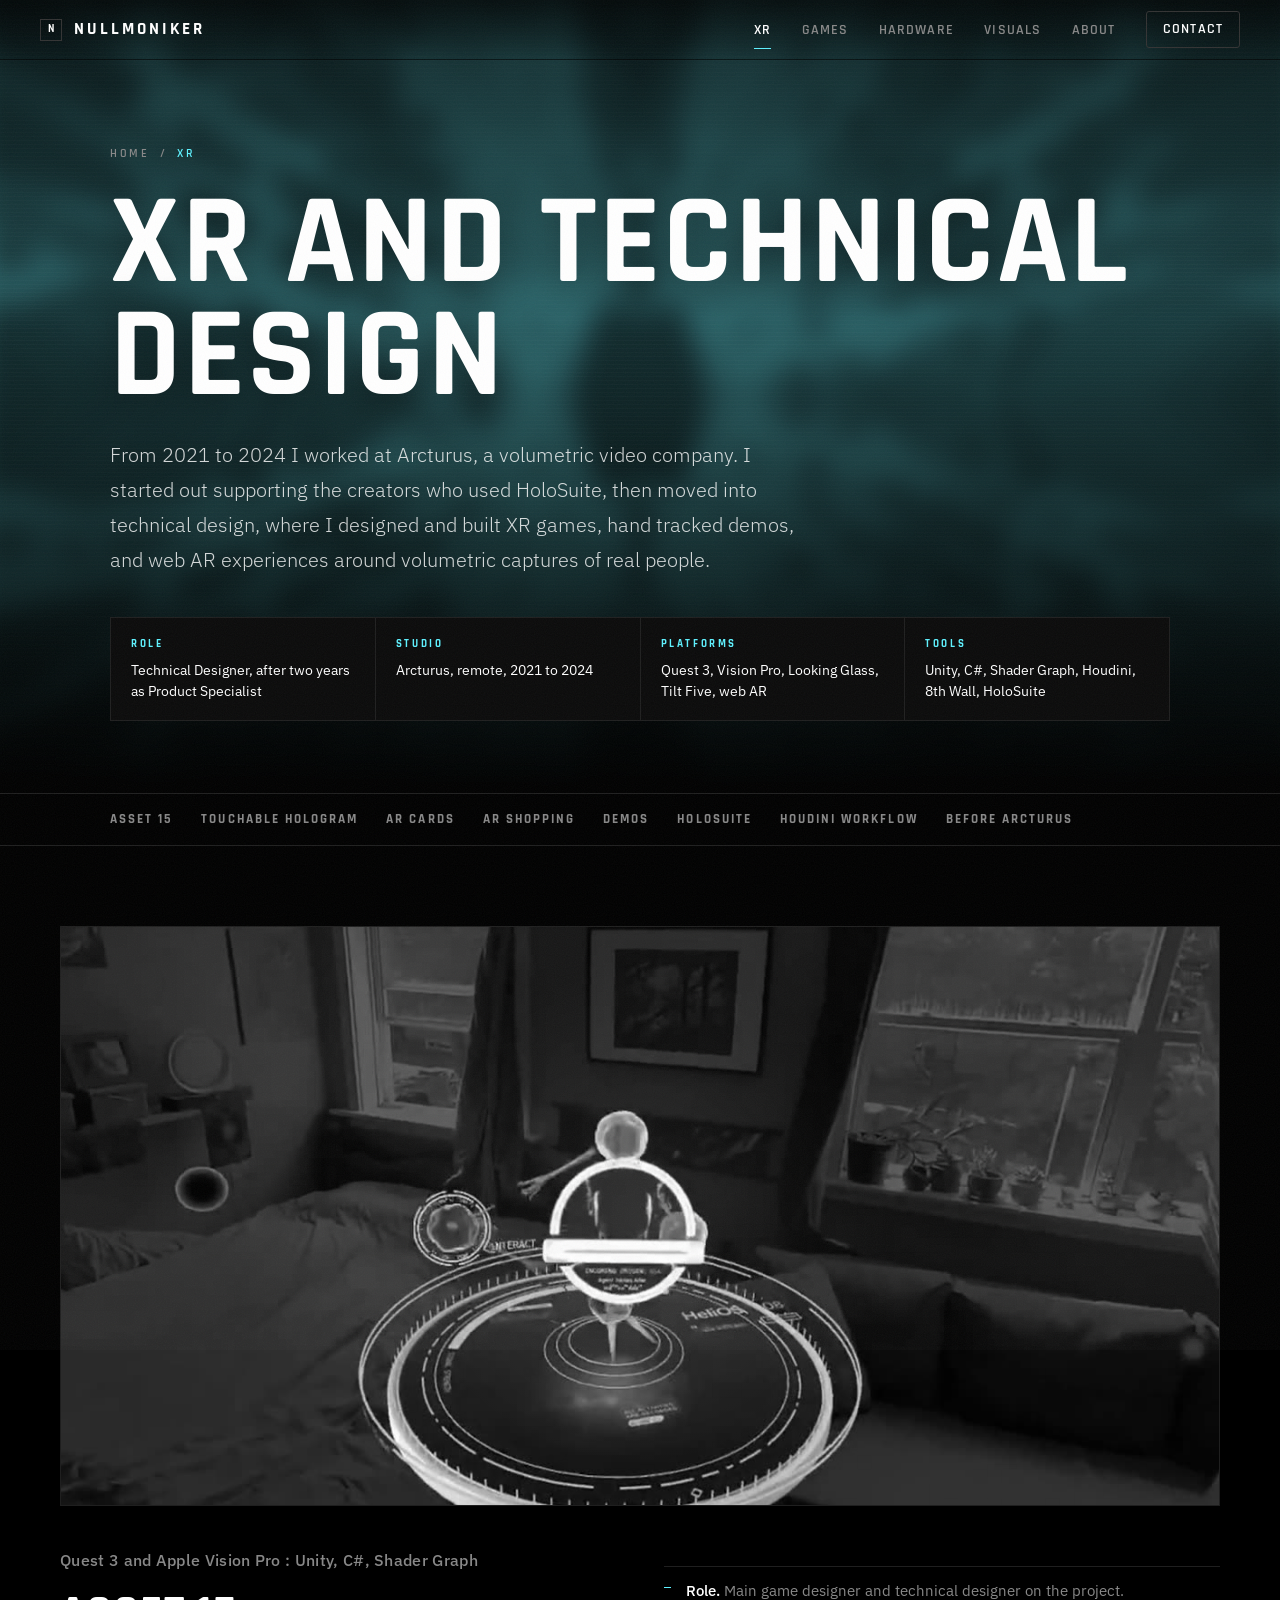
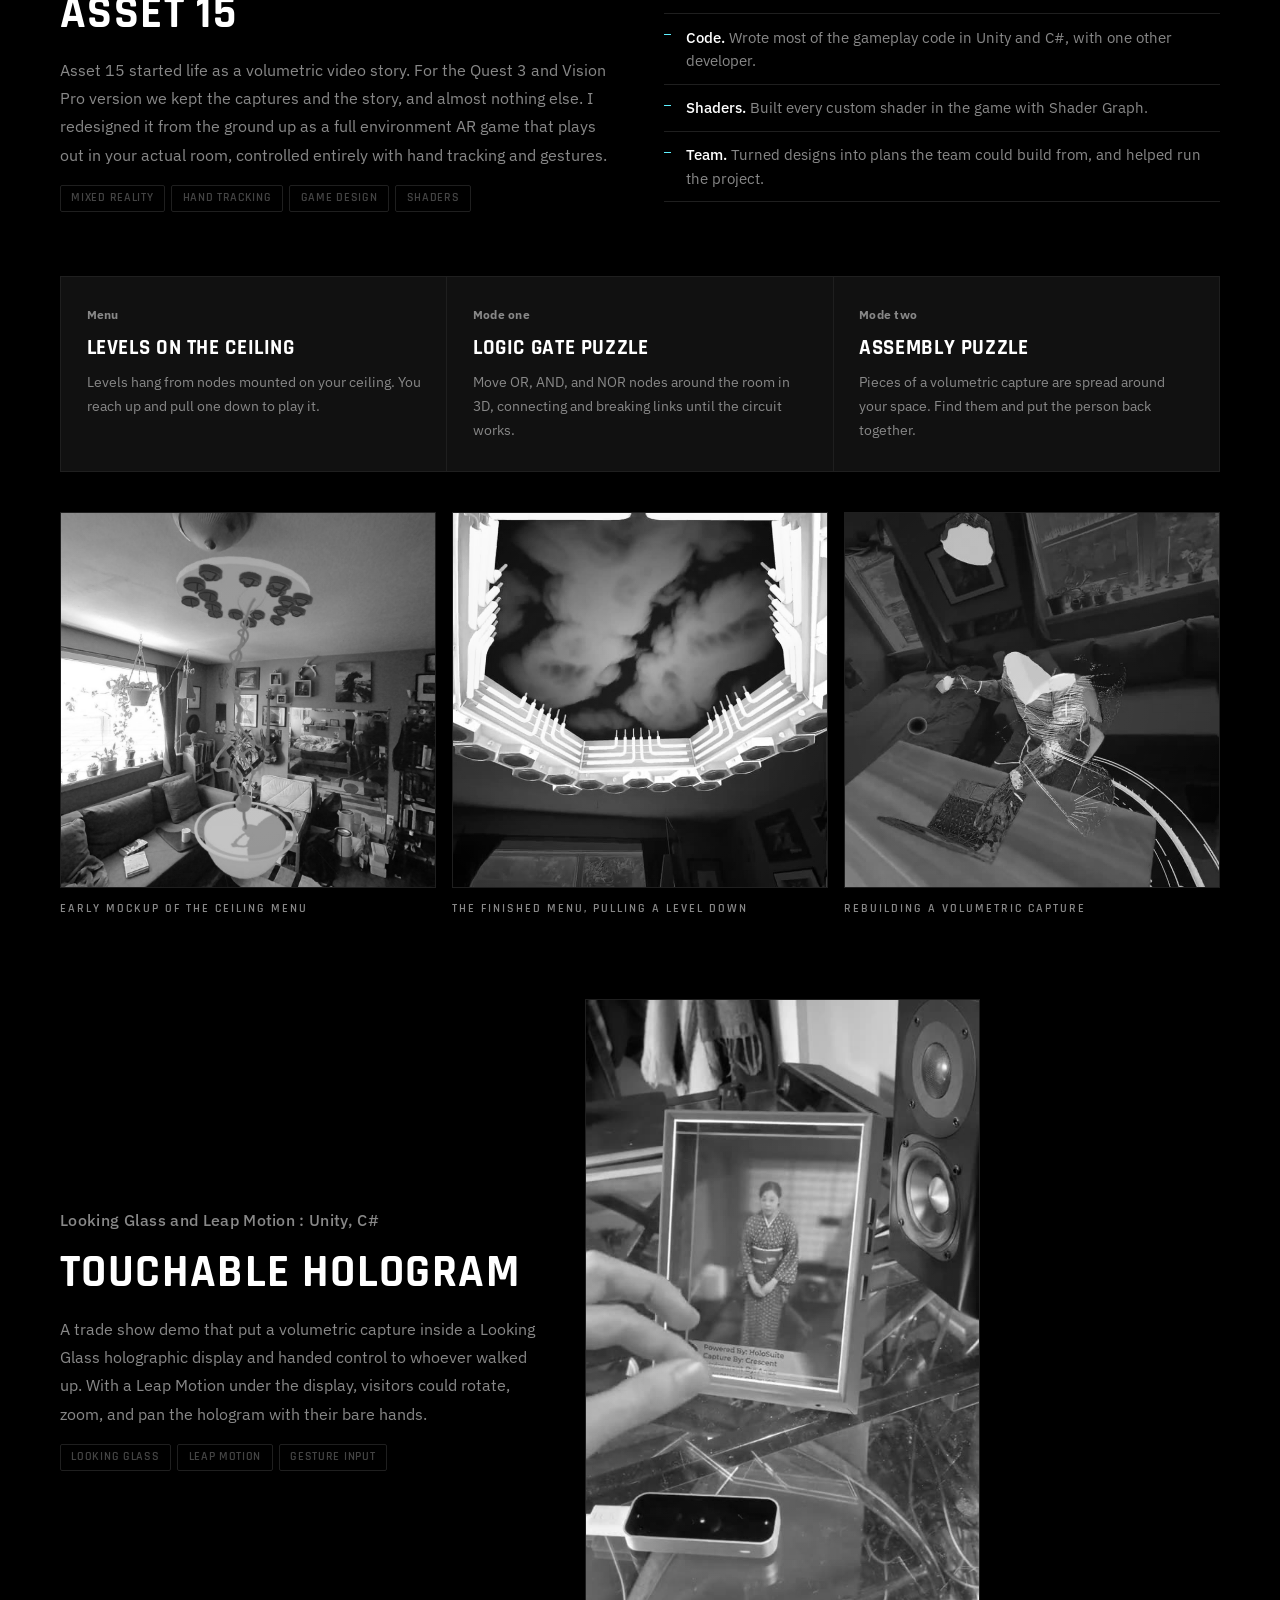
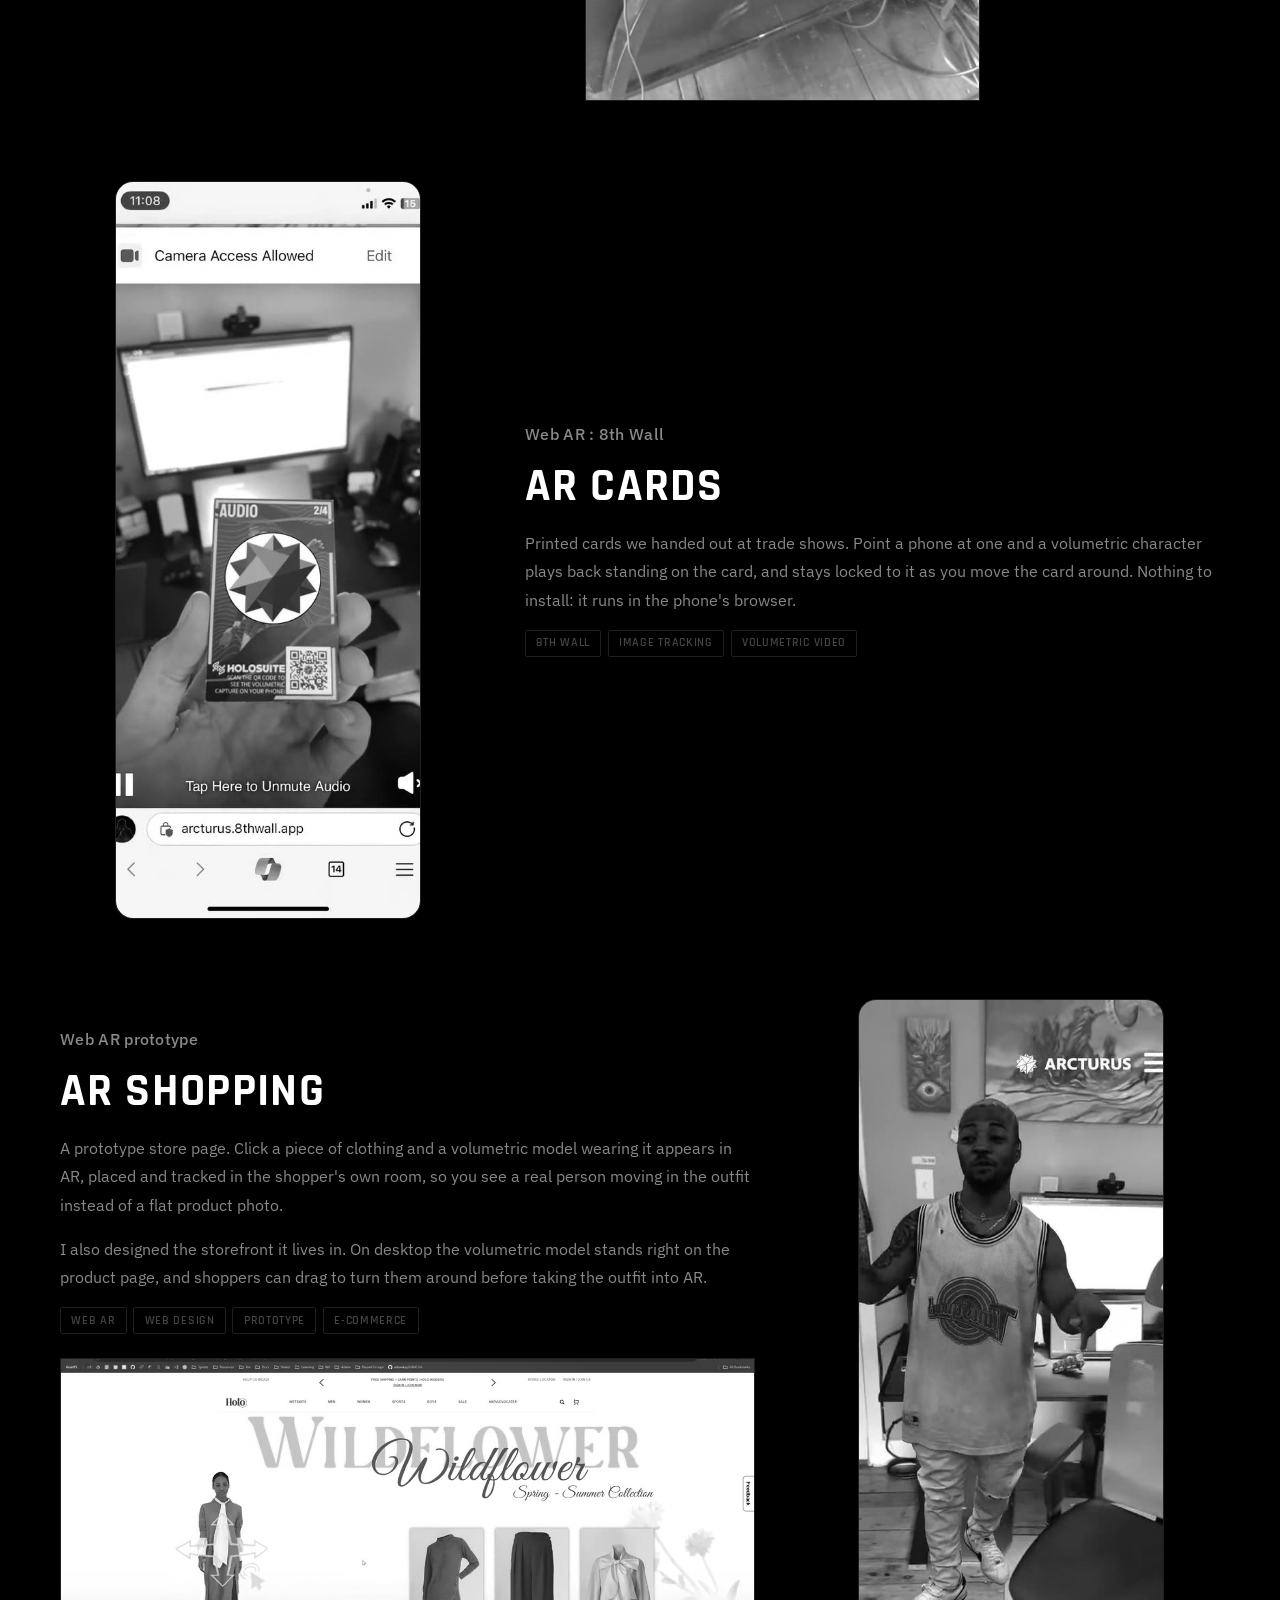
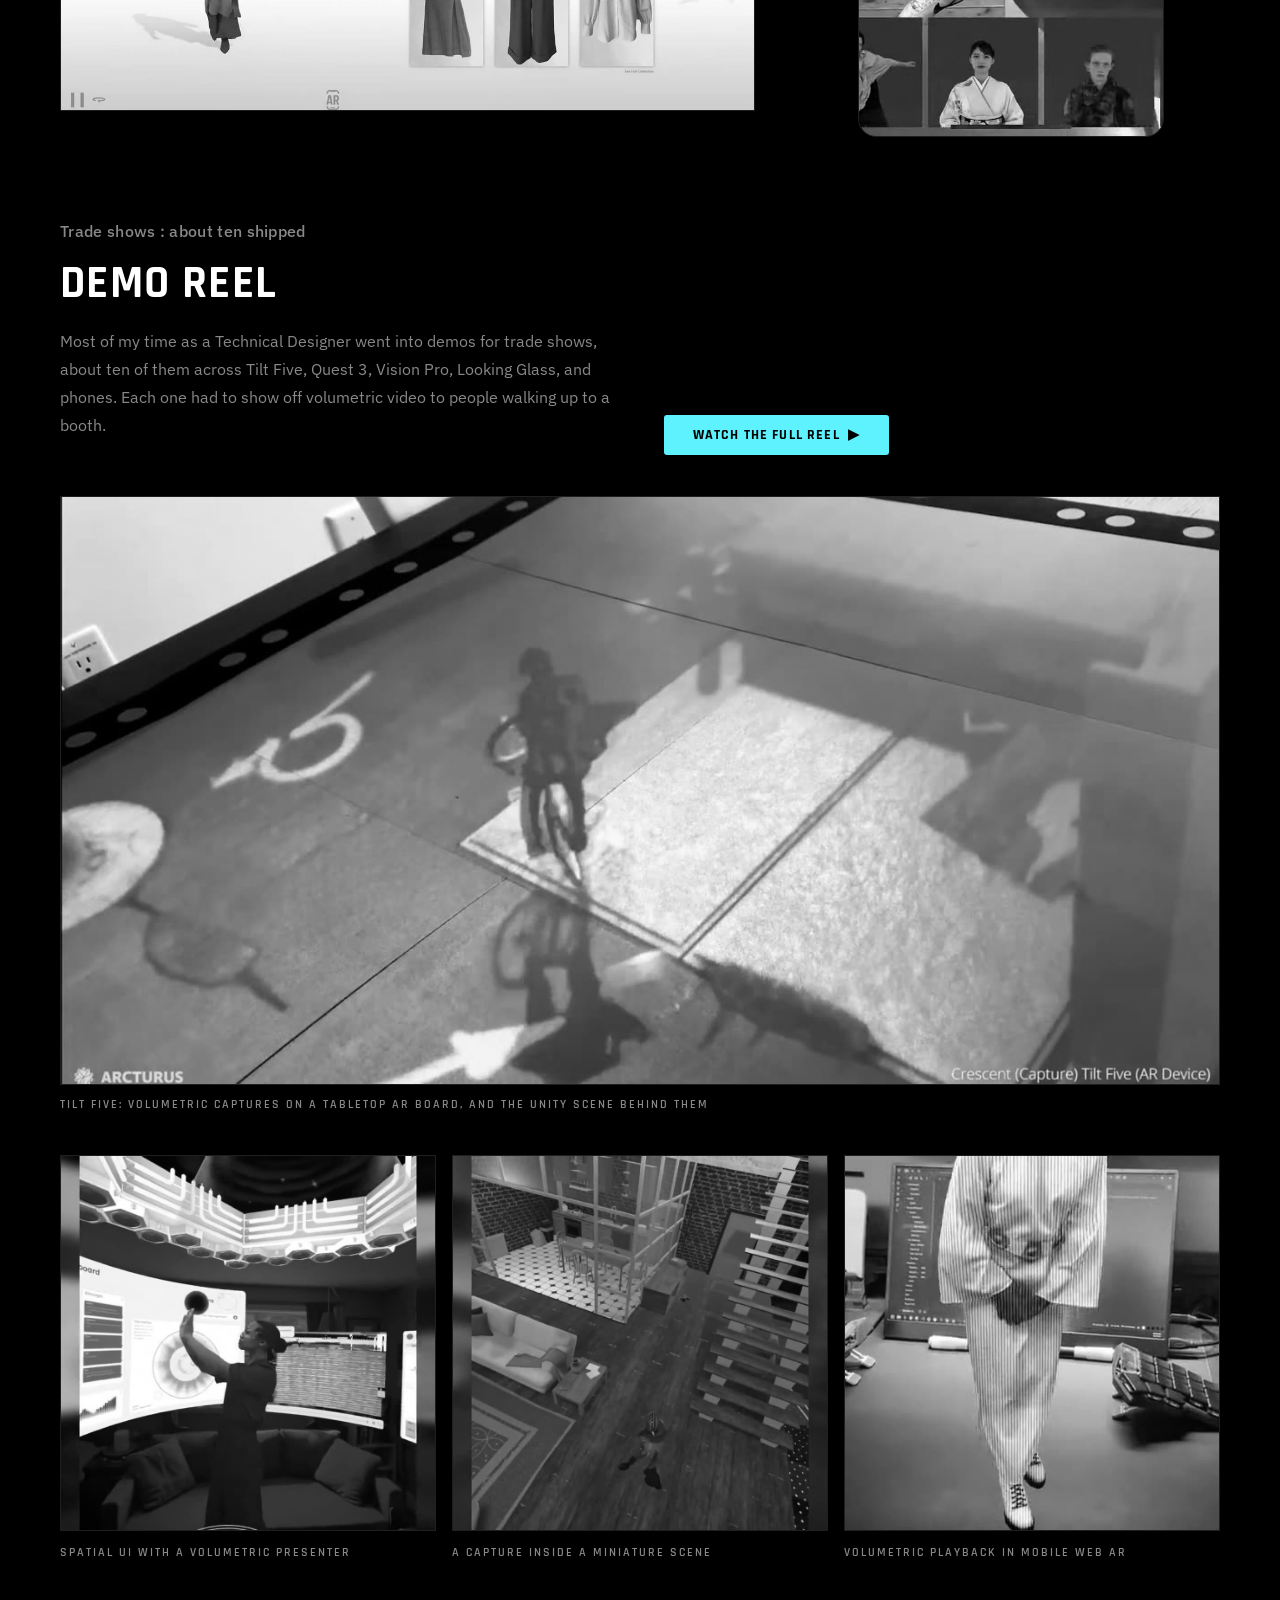
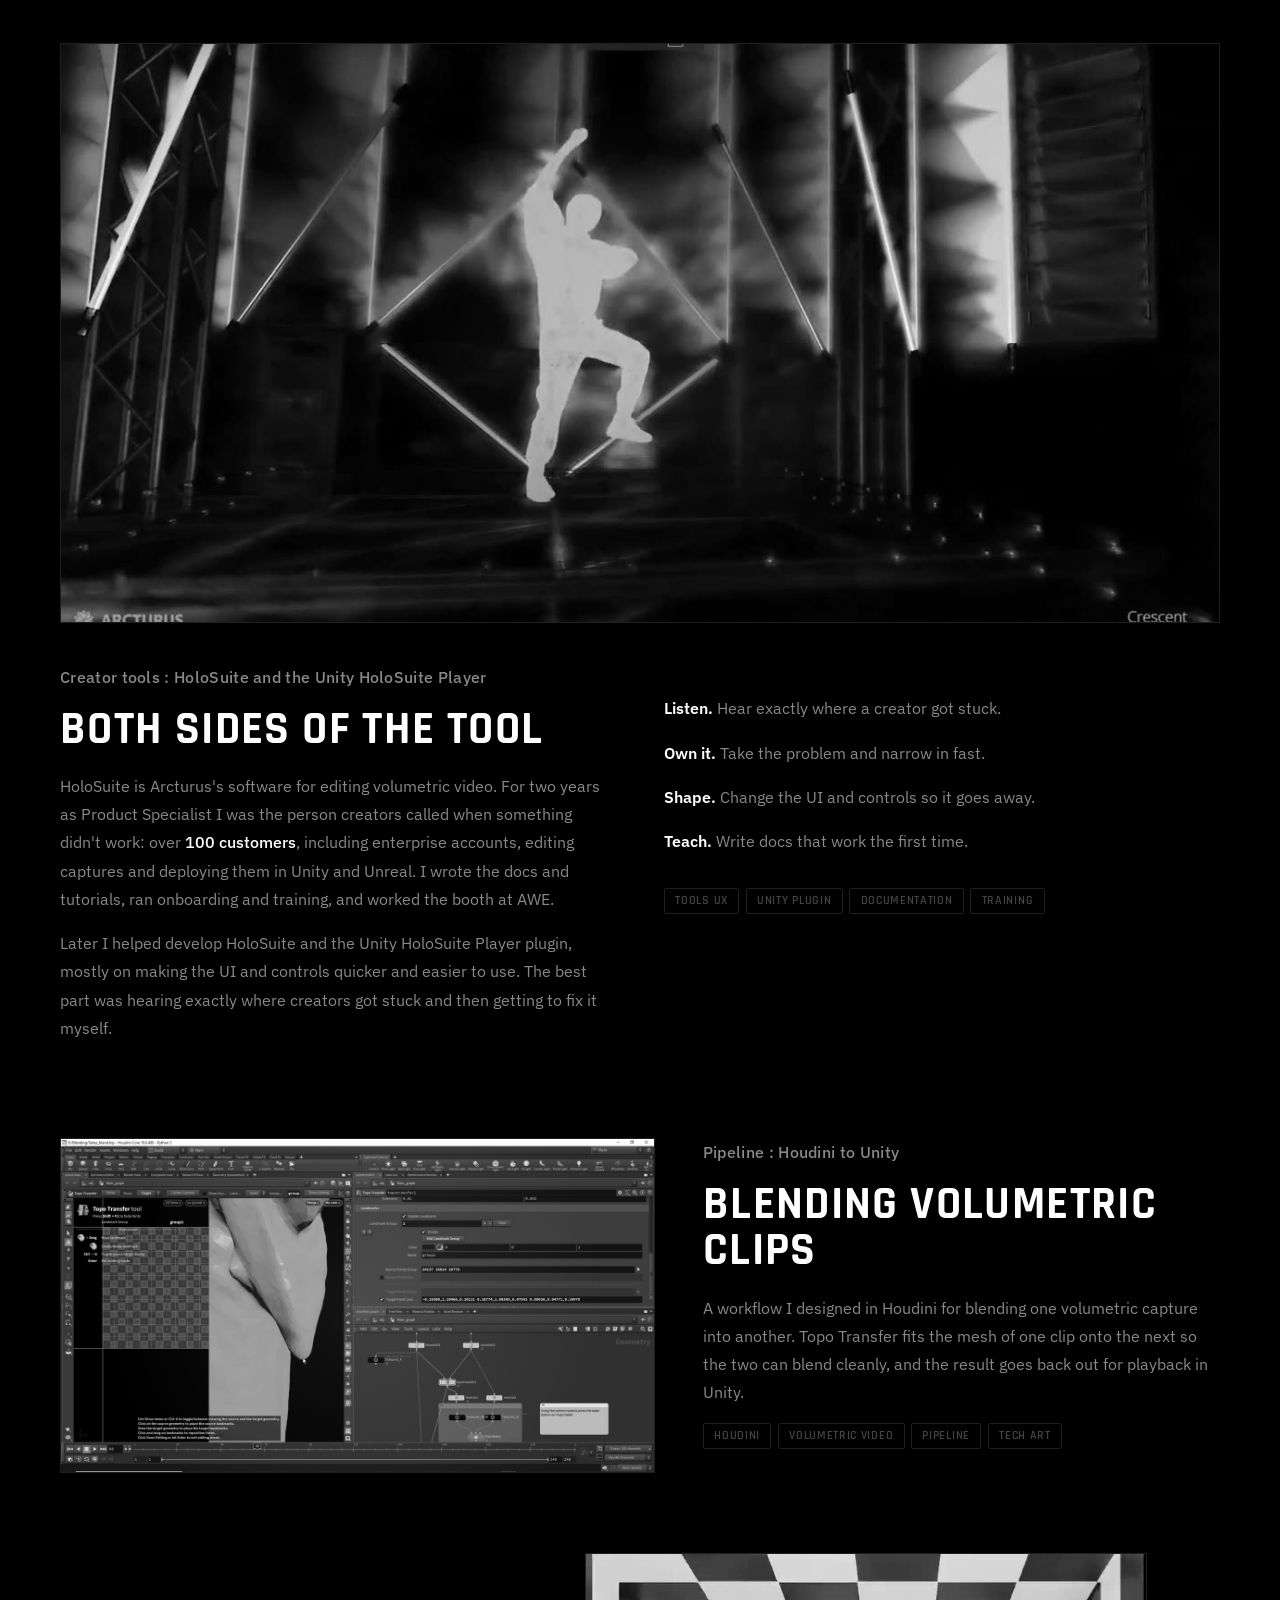
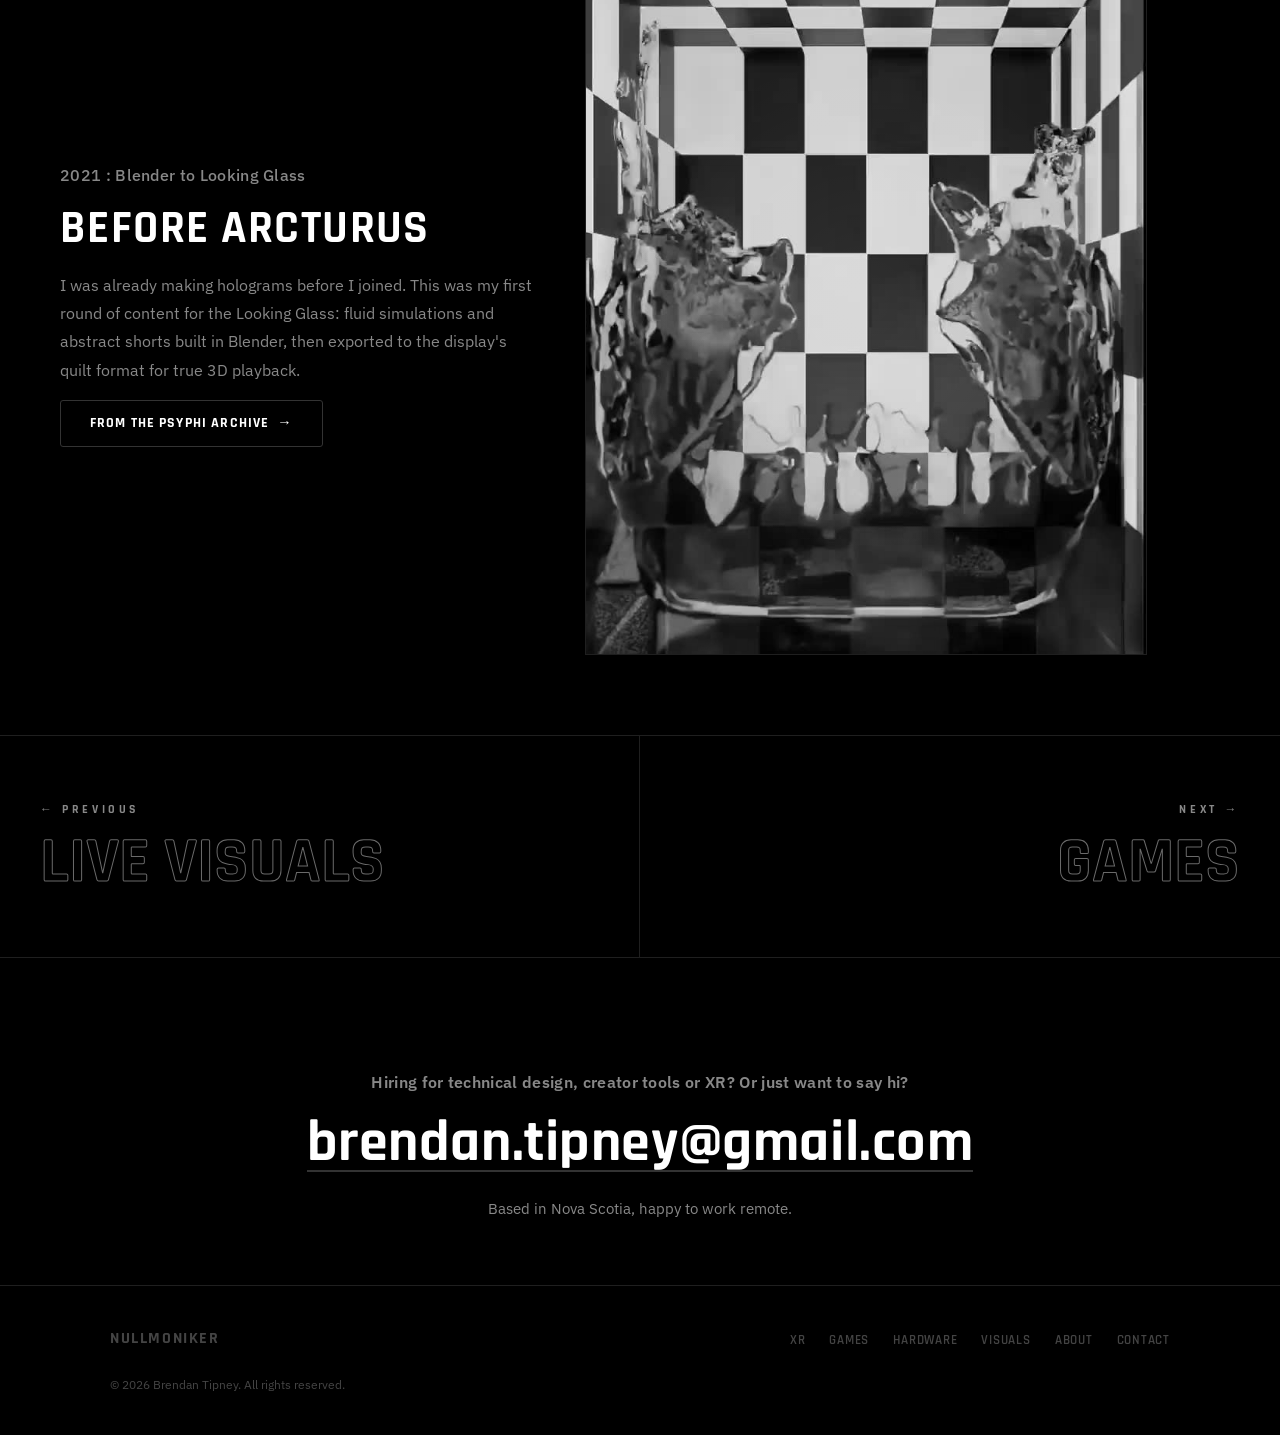
<file: xr.html>
<!DOCTYPE html>
<html lang="en">
<head>
  <meta charset="UTF-8" />
  <meta name="viewport" content="width=device-width, initial-scale=1.0" />
  <title>XR and Technical Design : Brendan Tipney</title>
  <meta name="description" content="XR and technical design by Brendan Tipney: Asset 15 for Quest 3 and Apple Vision Pro, hand tracked holograms, web AR with volumetric video, and HoloSuite creator tools at Arcturus." />
  <link rel="canonical" href="https://nullmoniker.ca/xr.html" />

  <meta property="og:type" content="website" />
  <meta property="og:site_name" content="NullMoniker" />
  <meta property="og:title" content="XR and Technical Design : Brendan Tipney" />
  <meta property="og:description" content="XR and technical design by Brendan Tipney: Asset 15 for Quest 3 and Apple Vision Pro, hand tracked holograms, web AR with volumetric video, and HoloSuite creator tools at Arcturus." />
  <meta property="og:url" content="https://nullmoniker.ca/xr.html" />
  <meta property="og:image" content="https://nullmoniker.ca/xr-media/asset15-logic.jpg" />
  <meta name="twitter:card" content="summary_large_image" />

  <link rel="icon" type="image/svg+xml" href="favicon.svg" />
  <link rel="stylesheet" href="style.css" />
</head>
<body class="page-xr">

<nav>
  <a class="nav-logo" href="index.html" aria-label="NullMoniker home">
    <span class="nav-logo-mark">N</span>
    <span class="nav-logo-wordmark">NullMoniker</span>
  </a>
  <ul class="nav-links" id="navLinks">
    <li><a href="xr.html" class="accent-xr is-current" aria-current="page" data-accent><span class="nav-text">XR</span></a></li>
    <li><a href="games.html" class="accent-games" data-accent><span class="nav-text">Games</span></a></li>
    <li><a href="hardware.html" class="accent-hw" data-accent><span class="nav-text">Hardware</span></a></li>
    <li><a href="visuals.html" class="accent-vis" data-accent><span class="nav-text">Visuals</span></a></li>
    <li><a href="index.html#about"><span class="nav-text">About</span></a></li>
    <li><a href="mailto:brendan.tipney@gmail.com" class="nav-cta">Contact</a></li>
  </ul>
  <button class="nav-burger" id="navBurger" type="button" aria-label="Toggle menu" aria-expanded="false">
    <span></span><span></span><span></span>
  </button>
</nav>

<header class="lane-page-hero">
  <canvas id="shaderCanvas" aria-hidden="true"></canvas>
  <div class="tint" aria-hidden="true"></div>
  <div class="lane-hero-inner">
    <p class="crumbs"><a href="index.html">Home</a><span>/</span><span class="here">XR</span></p>
    <h1 class="lane-page-title" data-scramble>XR and Technical Design</h1>
    <p class="lane-deck">
      From 2021 to 2024 I worked at Arcturus, a volumetric video company. I started out supporting the
      creators who used HoloSuite, then moved into technical design, where I designed and built XR games,
      hand tracked demos, and web AR experiences around volumetric captures of real people.
    </p>
    <div class="lane-meta">
      <div><p class="k">Role</p><p class="v">Technical Designer, after two years as Product Specialist</p></div>
      <div><p class="k">Studio</p><p class="v">Arcturus, remote, 2021 to 2024</p></div>
      <div><p class="k">Platforms</p><p class="v">Quest 3, Vision Pro, Looking Glass, Tilt Five, web AR</p></div>
      <div><p class="k">Tools</p><p class="v">Unity, C#, Shader Graph, Houdini, 8th Wall, HoloSuite</p></div>
    </div>
  </div>
</header>

<div class="jump"><div class="jump-inner">
  <a href="#asset-15">Asset 15</a>
  <a href="#hologram">Touchable Hologram</a>
  <a href="#ar-cards">AR Cards</a>
  <a href="#ar-shopping">AR Shopping</a>
  <a href="#demos">Demos</a>
  <a href="#holosuite">HoloSuite</a>
  <a href="#houdini">Houdini Workflow</a>
  <a href="#before">Before Arcturus</a>
</div></div>

<section class="projects">
  <div class="projects-inner">

    <!-- ASSET 15 -->
    <article class="proj proj--feature" id="asset-15">
      <div class="proj-media" data-tilt data-expand data-full="xr-media/asset15-demo-reel.mp4" data-caption="Asset 15 : demo reel" data-cursor="Play">
        <video muted loop playsinline preload="none" data-autoplay data-src="xr-media/asset15-demo-reel-loop.mp4" poster="xr-media/asset15-demo-reel.jpg"></video>
      </div>
      <div class="proj-feature-head">
        <div class="proj-body">
          <p class="proj-kicker">Quest 3 and Apple Vision Pro : Unity, C#, Shader Graph</p>
          <h2 class="proj-title" data-scramble="hover">Asset 15</h2>
          <p>
            Asset 15 started life as a volumetric video story. For the Quest 3 and Vision Pro version we kept
            the captures and the story, and almost nothing else. I redesigned it from the ground up as a full
            environment AR game that plays out in your actual room, controlled entirely with hand tracking and
            gestures.
          </p>
          <div class="work-card-tags">
            <span class="tag">Mixed Reality</span><span class="tag">Hand Tracking</span>
            <span class="tag">Game Design</span><span class="tag">Shaders</span>
          </div>
        </div>
        <div class="proj-body">
          <ul class="proj-list">
            <li><strong>Role.</strong> Main game designer and technical designer on the project.</li>
            <li><strong>Code.</strong> Wrote most of the gameplay code in Unity and C#, with one other developer.</li>
            <li><strong>Shaders.</strong> Built every custom shader in the game with Shader Graph.</li>
            <li><strong>Team.</strong> Turned designs into plans the team could build from, and helped run the project.</li>
          </ul>
        </div>
      </div>
      <div class="feature-cards">
        <div class="feature-card">
          <p class="n">Menu</p>
          <h3>Levels on the ceiling</h3>
          <p>Levels hang from nodes mounted on your ceiling. You reach up and pull one down to play it.</p>
        </div>
        <div class="feature-card">
          <p class="n">Mode one</p>
          <h3>Logic gate puzzle</h3>
          <p>Move OR, AND, and NOR nodes around the room in 3D, connecting and breaking links until the circuit works.</p>
        </div>
        <div class="feature-card">
          <p class="n">Mode two</p>
          <h3>Assembly puzzle</h3>
          <p>Pieces of a volumetric capture are spread around your space. Find them and put the person back together.</p>
        </div>
      </div>
      <div class="gallery">
        <figure>
          <div class="proj-media" data-tilt data-expand data-caption="Asset 15 : early mockup of the ceiling menu">
            <img src="xr-media/asset15-menu-mockup.jpg" alt="Mockup of the Asset 15 ceiling menu, with level nodes hanging from a disc on the ceiling" loading="lazy" />
          </div>
          <figcaption>Early mockup of the ceiling menu</figcaption>
        </figure>
        <figure>
          <div class="proj-media" data-tilt data-expand data-caption="Asset 15 : pulling a level down from the ceiling">
            <video muted loop playsinline preload="none" data-autoplay data-src="xr-media/asset15-menu.mp4" poster="xr-media/asset15-menu.jpg"></video>
          </div>
          <figcaption>The finished menu, pulling a level down</figcaption>
        </figure>
        <figure>
          <div class="proj-media" data-tilt data-expand data-caption="Asset 15 : assembly puzzle">
            <video muted loop playsinline preload="none" data-autoplay data-src="xr-media/asset15-assembly.mp4" poster="xr-media/asset15-assembly.jpg"></video>
          </div>
          <figcaption>Rebuilding a volumetric capture</figcaption>
        </figure>
      </div>
    </article>

    <!-- HOLOGRAM -->
    <article class="proj proj--portrait" id="hologram">
      <div class="proj-media proj-media--portrait" data-tilt data-expand data-caption="Touchable hologram : Looking Glass and Leap Motion">
        <video muted loop playsinline preload="none" data-autoplay data-src="xr-media/looking-glass-leap.mp4" poster="xr-media/looking-glass-leap.jpg"></video>
      </div>
      <div class="proj-body">
        <p class="proj-kicker">Looking Glass and Leap Motion : Unity, C#</p>
        <h2 class="proj-title" data-scramble="hover">Touchable Hologram</h2>
        <p>
          A trade show demo that put a volumetric capture inside a Looking Glass holographic display and handed
          control to whoever walked up. With a Leap Motion under the display, visitors could rotate, zoom, and
          pan the hologram with their bare hands.
        </p>
        <div class="work-card-tags">
          <span class="tag">Looking Glass</span><span class="tag">Leap Motion</span><span class="tag">Gesture Input</span>
        </div>
      </div>
    </article>

    <!-- AR CARDS -->
    <article class="proj proj--portrait" id="ar-cards">
      <div class="proj-media proj-media--portrait proj-media--phone" data-tilt data-expand data-caption="AR card : 8th Wall">
        <video muted loop playsinline preload="none" data-autoplay data-src="xr-media/ar-cards.mp4" poster="xr-media/ar-cards.jpg"></video>
      </div>
      <div class="proj-body">
        <p class="proj-kicker">Web AR : 8th Wall</p>
        <h2 class="proj-title" data-scramble="hover">AR Cards</h2>
        <p>
          Printed cards we handed out at trade shows. Point a phone at one and a volumetric character plays back
          standing on the card, and stays locked to it as you move the card around. Nothing to install: it runs
          in the phone's browser.
        </p>
        <div class="work-card-tags">
          <span class="tag">8th Wall</span><span class="tag">Image Tracking</span><span class="tag">Volumetric Video</span>
        </div>
      </div>
    </article>

    <!-- AR SHOPPING -->
    <article class="proj proj--portrait" id="ar-shopping">
      <div class="proj-media proj-media--portrait proj-media--phone" data-tilt data-expand data-caption="AR shopping prototype">
        <video muted loop playsinline preload="none" data-autoplay data-src="xr-media/ar-shopping.mp4" poster="xr-media/ar-shopping.jpg"></video>
      </div>
      <div class="proj-body">
        <p class="proj-kicker">Web AR prototype</p>
        <h2 class="proj-title" data-scramble="hover">AR Shopping</h2>
        <p>
          A prototype store page. Click a piece of clothing and a volumetric model wearing it appears in AR,
          placed and tracked in the shopper's own room, so you see a real person moving in the outfit instead of
          a flat product photo.
        </p>
        <p>
          I also designed the storefront it lives in. On desktop the volumetric model stands right on the
          product page, and shoppers can drag to turn them around before taking the outfit into AR.
        </p>
        <div class="work-card-tags">
          <span class="tag">Web AR</span><span class="tag">Web Design</span><span class="tag">Prototype</span><span class="tag">E-commerce</span>
        </div>
        <div class="proj-media" style="aspect-ratio: 1440 / 732; margin-top: 0.5rem;" data-tilt data-expand data-full="xr-media/shopping-web.mp4" data-caption="Volumetric storefront prototype" data-cursor="Play">
          <video muted loop playsinline preload="none" data-autoplay data-src="xr-media/shopping-web-loop.mp4" poster="xr-media/shopping-web.jpg"></video>
        </div>
      </div>
    </article>

    <!-- DEMOS -->
    <article class="proj proj--feature" id="demos">
      <div class="proj-feature-head">
        <div class="proj-body">
          <p class="proj-kicker">Trade shows : about ten shipped</p>
          <h2 class="proj-title" data-scramble="hover">Demo Reel</h2>
          <p>
            Most of my time as a Technical Designer went into demos for trade shows, about ten of them across
            Tilt Five, Quest 3, Vision Pro, Looking Glass, and phones. Each one had to show off volumetric video
            to people walking up to a booth.
          </p>
        </div>
        <div class="proj-body" style="align-self:end;">
          <div class="btn-row">
            <button type="button" class="btn btn-accent" data-expand data-full="clips/AR_DemoReel.mp4" data-caption="XR and AR demo reel">Watch the full reel <span class="arrow">▶</span></button>
          </div>
        </div>
      </div>
      <div class="gallery" style="grid-template-columns: 1fr;">
        <figure>
          <div class="proj-media" style="aspect-ratio: 1600 / 812;" data-tilt data-expand data-caption="Tilt Five demo">
            <video muted loop playsinline preload="none" data-autoplay data-src="xr-media/tilt5-demo.mp4" poster="xr-media/tilt5-demo.jpg"></video>
          </div>
          <figcaption>Tilt Five: volumetric captures on a tabletop AR board, and the Unity scene behind them</figcaption>
        </figure>
      </div>
      <div class="gallery">
        <figure>
          <div class="proj-media" data-tilt data-expand>
            <video muted loop playsinline preload="none" data-autoplay data-src="xr-media/spatial-ui.mp4" poster="xr-media/spatial-ui.jpg"></video>
          </div>
          <figcaption>Spatial UI with a volumetric presenter</figcaption>
        </figure>
        <figure>
          <div class="proj-media" data-tilt data-expand>
            <video muted loop playsinline preload="none" data-autoplay data-src="xr-media/volumetric-scene.mp4" poster="xr-media/volumetric-scene.jpg"></video>
          </div>
          <figcaption>A capture inside a miniature scene</figcaption>
        </figure>
        <figure>
          <div class="proj-media" data-tilt data-expand>
            <video muted loop playsinline preload="none" data-autoplay data-src="xr-media/ar-web.mp4" poster="xr-media/ar-web.jpg"></video>
          </div>
          <figcaption>Volumetric playback in mobile web AR</figcaption>
        </figure>
      </div>
    </article>

    <!-- HOLOSUITE -->
    <article class="proj proj--feature" id="holosuite">
      <div class="proj-media" data-tilt data-expand data-caption="HoloSuite, and work built with its Unity plugin">
        <video muted loop playsinline preload="none" data-autoplay data-src="xr-media/holosuite-overview.mp4" poster="xr-media/holosuite-overview.jpg"></video>
      </div>
      <div class="proj-feature-head">
        <div class="proj-body">
          <p class="proj-kicker">Creator tools : HoloSuite and the Unity HoloSuite Player</p>
          <h2 class="proj-title" data-scramble="hover">Both Sides of the Tool</h2>
          <p>
            HoloSuite is Arcturus's software for editing volumetric video. For two years as Product Specialist
            I was the person creators called when something didn't work: over <strong>100 customers</strong>,
            including enterprise accounts, editing captures and deploying them in Unity and Unreal. I wrote the
            docs and tutorials, ran onboarding and training, and worked the booth at AWE.
          </p>
          <p>
            Later I helped develop HoloSuite and the Unity HoloSuite Player plugin, mostly on making the UI and controls quicker and easier to use. The best part was hearing exactly where creators got stuck and then getting to fix it myself.
          </p>
        </div>
        <div class="proj-body">
          <ul class="plain-steps">
            <li><strong>Listen.</strong> Hear exactly where a creator got stuck.</li>
            <li><strong>Own it.</strong> Take the problem and narrow in fast.</li>
            <li><strong>Shape.</strong> Change the UI and controls so it goes away.</li>
            <li><strong>Teach.</strong> Write docs that work the first time.</li>
          </ul>
          <div class="work-card-tags">
            <span class="tag">Tools UX</span><span class="tag">Unity Plugin</span><span class="tag">Documentation</span><span class="tag">Training</span>
          </div>
        </div>
      </div>
    </article>

    <!-- HOUDINI -->
    <article class="proj" id="houdini">
      <div class="proj-media" style="aspect-ratio: 16 / 9;" data-tilt data-expand data-full="xr-media/houdini-blend.mp4" data-caption="Houdini blending workflow" data-cursor="Play">
        <video muted loop playsinline preload="none" data-autoplay data-src="xr-media/houdini-blend-loop.mp4" poster="xr-media/houdini-blend.jpg"></video>
      </div>
      <div class="proj-body">
        <p class="proj-kicker">Pipeline : Houdini to Unity</p>
        <h2 class="proj-title" data-scramble="hover">Blending Volumetric Clips</h2>
        <p>
          A workflow I designed in Houdini for blending one volumetric capture into another. Topo Transfer fits
          the mesh of one clip onto the next so the two can blend cleanly, and the result goes back out for
          playback in Unity.
        </p>
        <div class="work-card-tags">
          <span class="tag">Houdini</span><span class="tag">Volumetric Video</span><span class="tag">Pipeline</span><span class="tag">Tech Art</span>
        </div>
      </div>
    </article>

    <!-- BEFORE -->
    <article class="proj proj--portrait" id="before">
      <div class="proj-media proj-media--portrait" style="aspect-ratio: 4 / 5;" data-tilt data-expand data-caption="Looking Glass holograms, 2021">
        <video muted loop playsinline preload="none" data-autoplay data-src="psyphi-media/lookingglass/holograms-2.mp4" poster="media/posters/lookingglass-holograms-2.jpg"></video>
      </div>
      <div class="proj-body">
        <p class="proj-kicker">2021 : Blender to Looking Glass</p>
        <h2 class="proj-title" data-scramble="hover">Before Arcturus</h2>
        <p>
          I was already making holograms before I joined. This was my first round of content for the Looking
          Glass: fluid simulations and abstract shorts built in Blender, then exported to the display's quilt
          format for true 3D playback.
        </p>
        <div class="btn-row">
          <a href="psyphi.html" class="btn btn-secondary">From the PsyPhi archive <span class="arrow">→</span></a>
        </div>
      </div>
    </article>

  </div>
</section>

<div class="next-lanes">
  <a href="visuals.html" class="next-lane accent-vis">
    <p class="dir">← Previous</p>
    <p class="name">Live Visuals</p>
  </a>
  <a href="games.html" class="next-lane accent-games">
    <p class="dir">Next →</p>
    <p class="name">Games</p>
  </a>
</div>

<section class="footer-cta">
  <p class="footer-cta-label">Hiring for technical design, creator tools or XR? Or just want to say hi?</p>
  <a href="mailto:brendan.tipney@gmail.com" class="footer-cta-big">brendan.tipney@gmail.com</a>
  <p class="footer-cta-mail">Based in Nova Scotia, happy to work remote.</p>
</section>

<footer>
  <div class="footer-inner">
    <span class="footer-logo">NullMoniker</span>
    <ul class="footer-links">
      <li><a href="xr.html">XR</a></li>
      <li><a href="games.html">Games</a></li>
      <li><a href="hardware.html">Hardware</a></li>
      <li><a href="visuals.html">Visuals</a></li>
      <li><a href="index.html#about">About</a></li>
      <li><a href="mailto:brendan.tipney@gmail.com">Contact</a></li>
    </ul>
    <p class="footer-copy">© 2026 Brendan Tipney. All rights reserved.</p>
  </div>
</footer>

<div id="videoOverlay" aria-hidden="true"></div>

<script src="shader.js"></script>
<script src="main.js"></script>
</body>
</html>
</file>
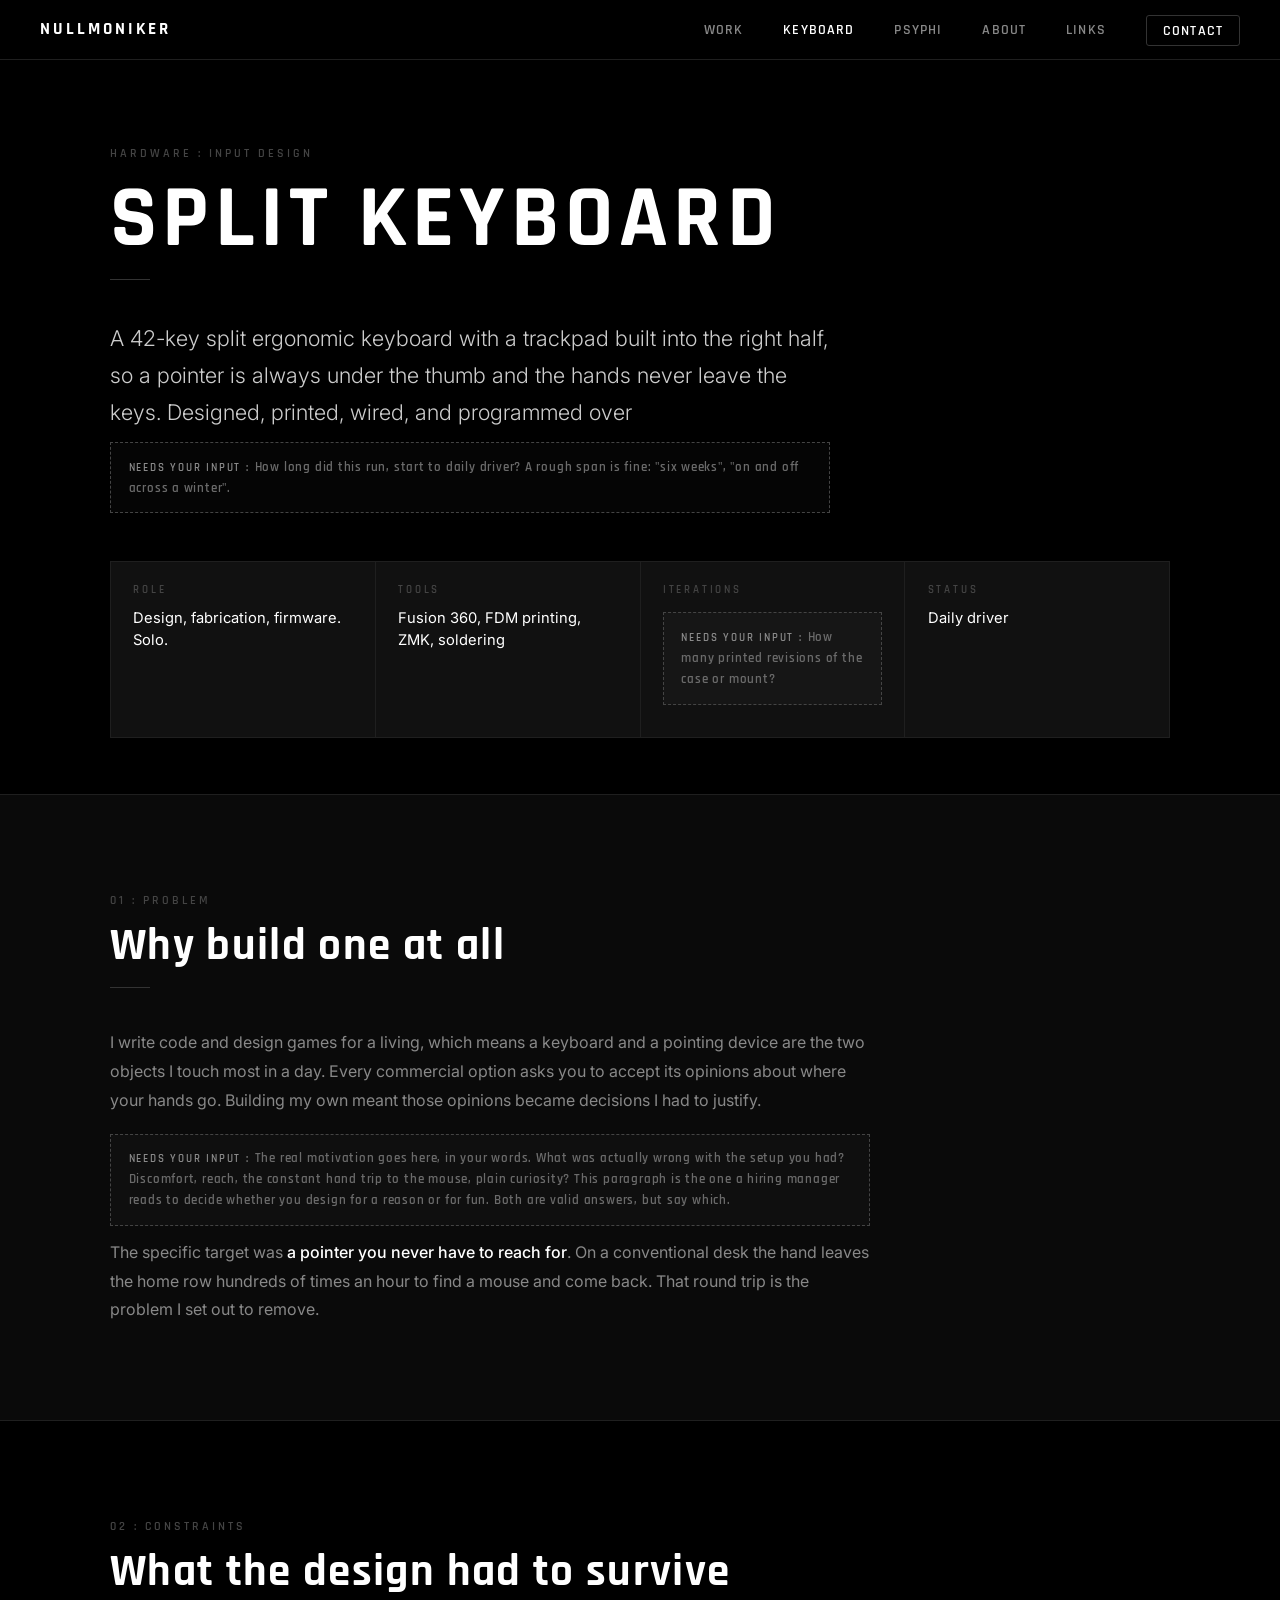
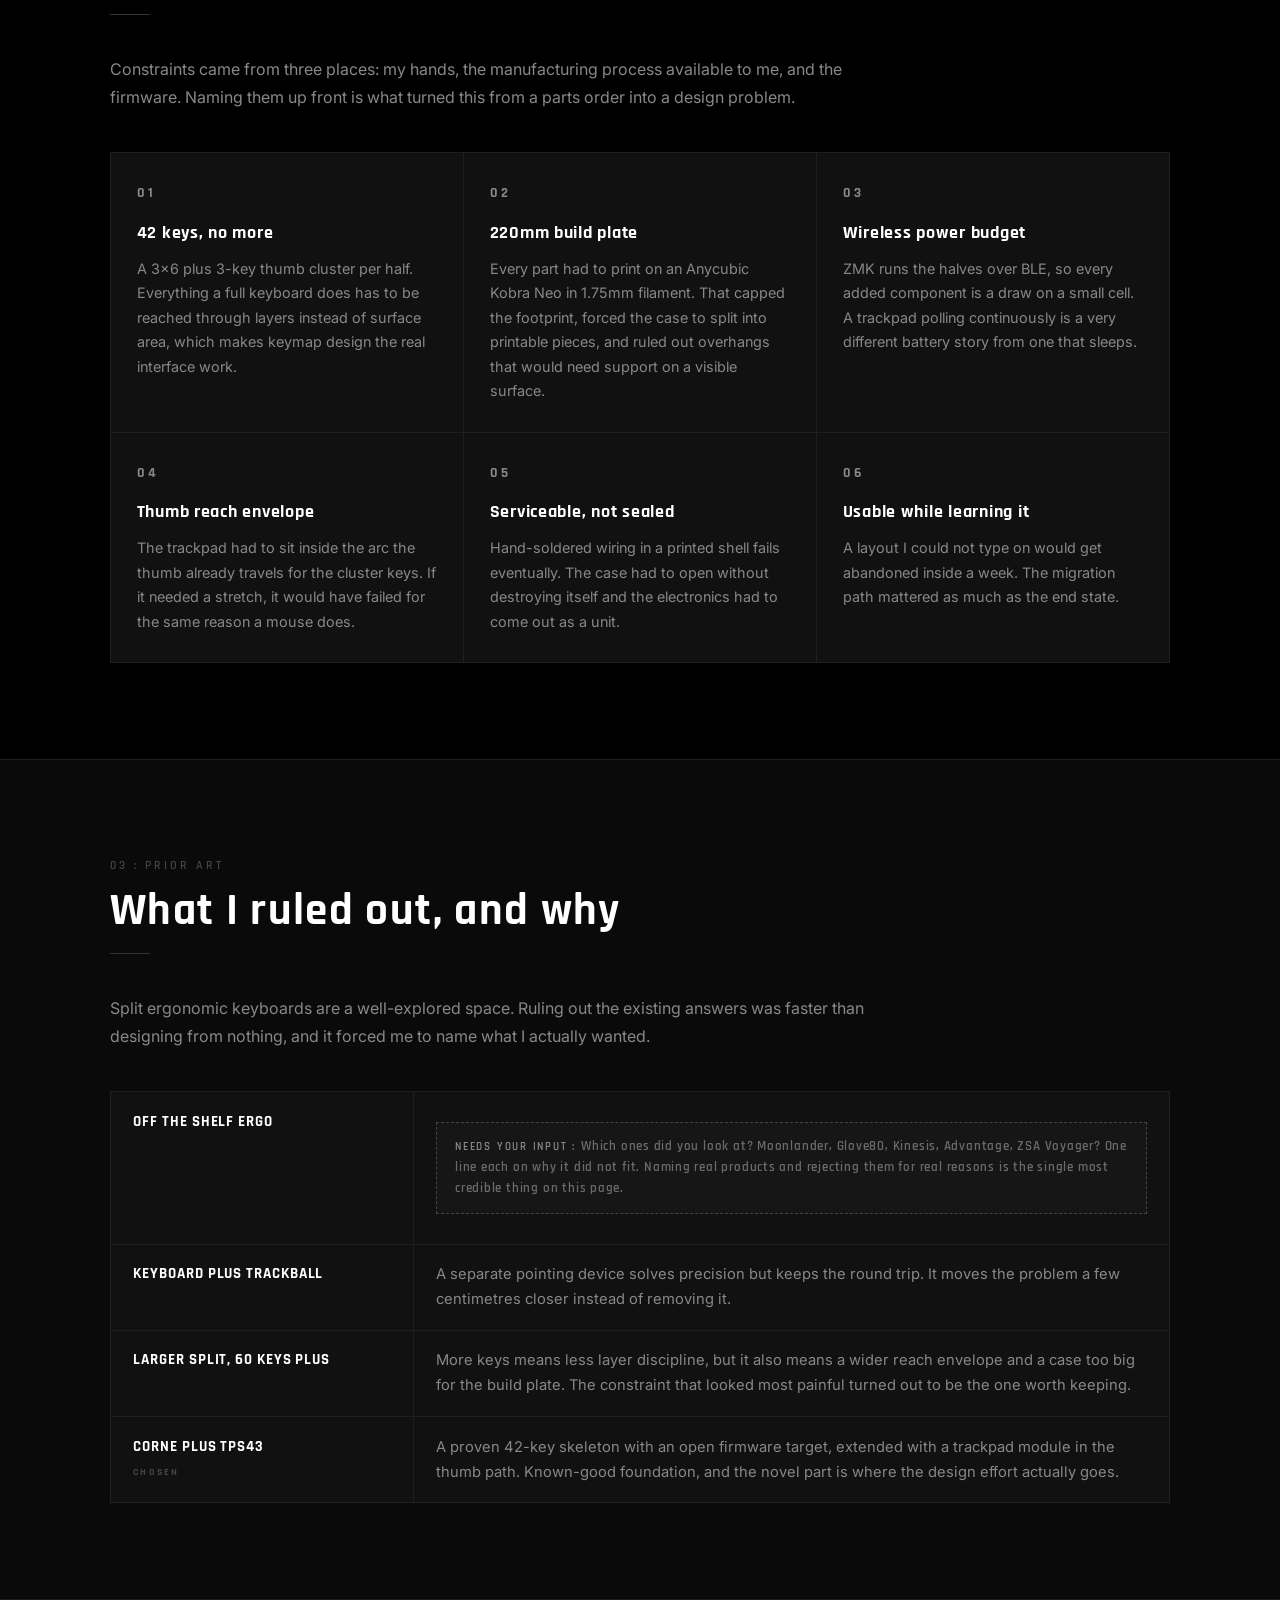
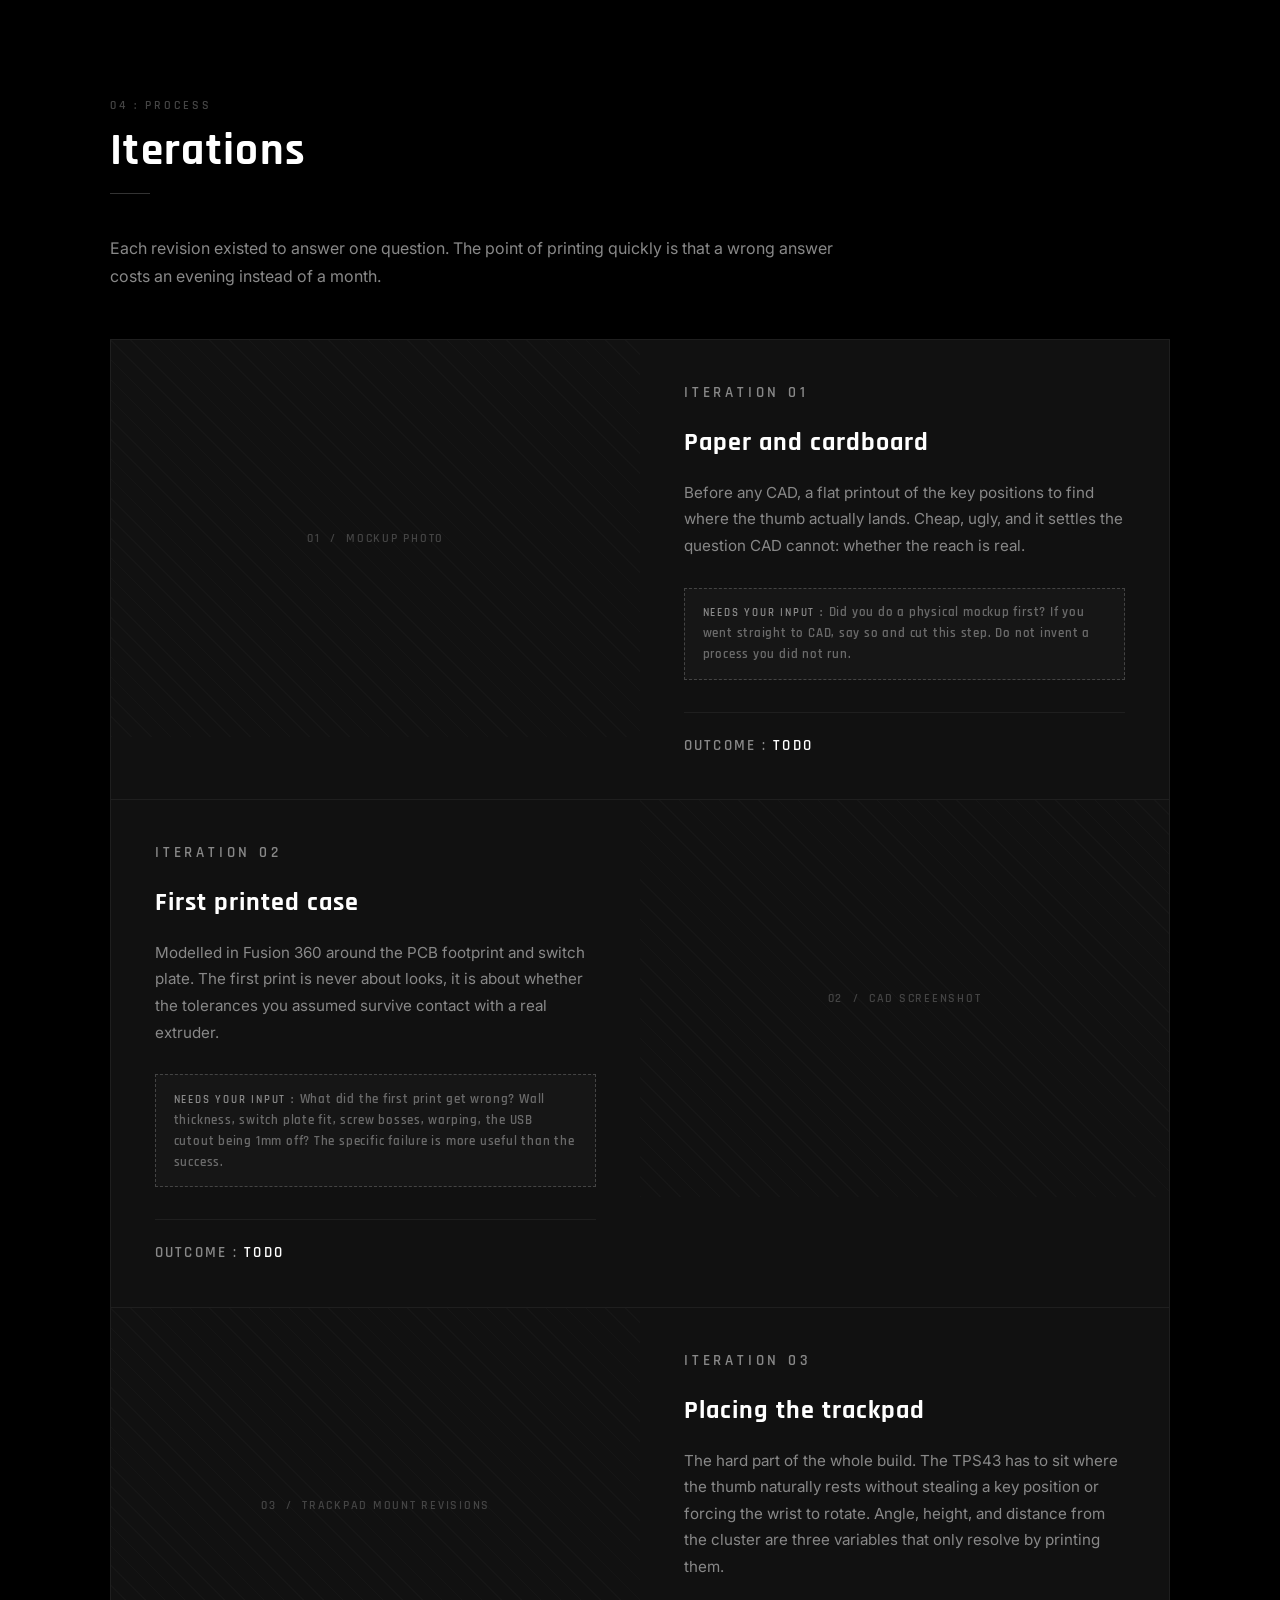
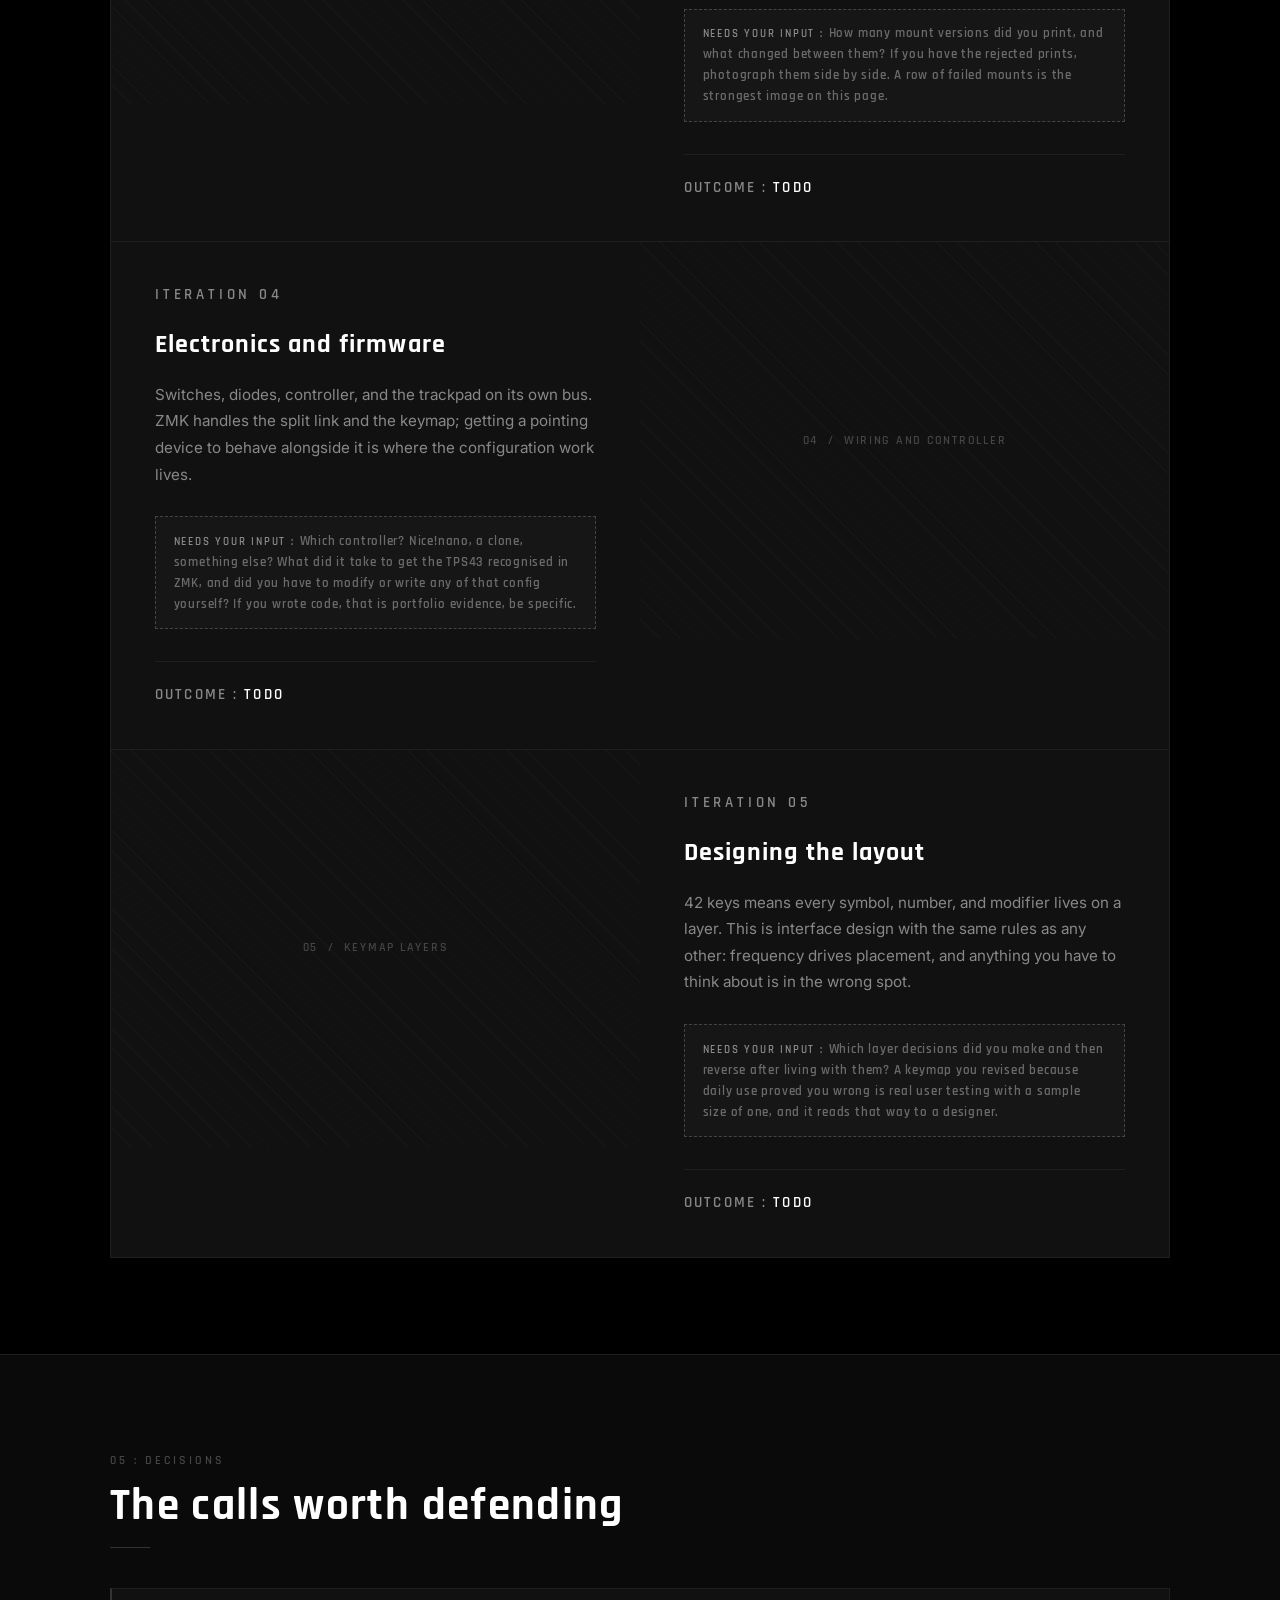
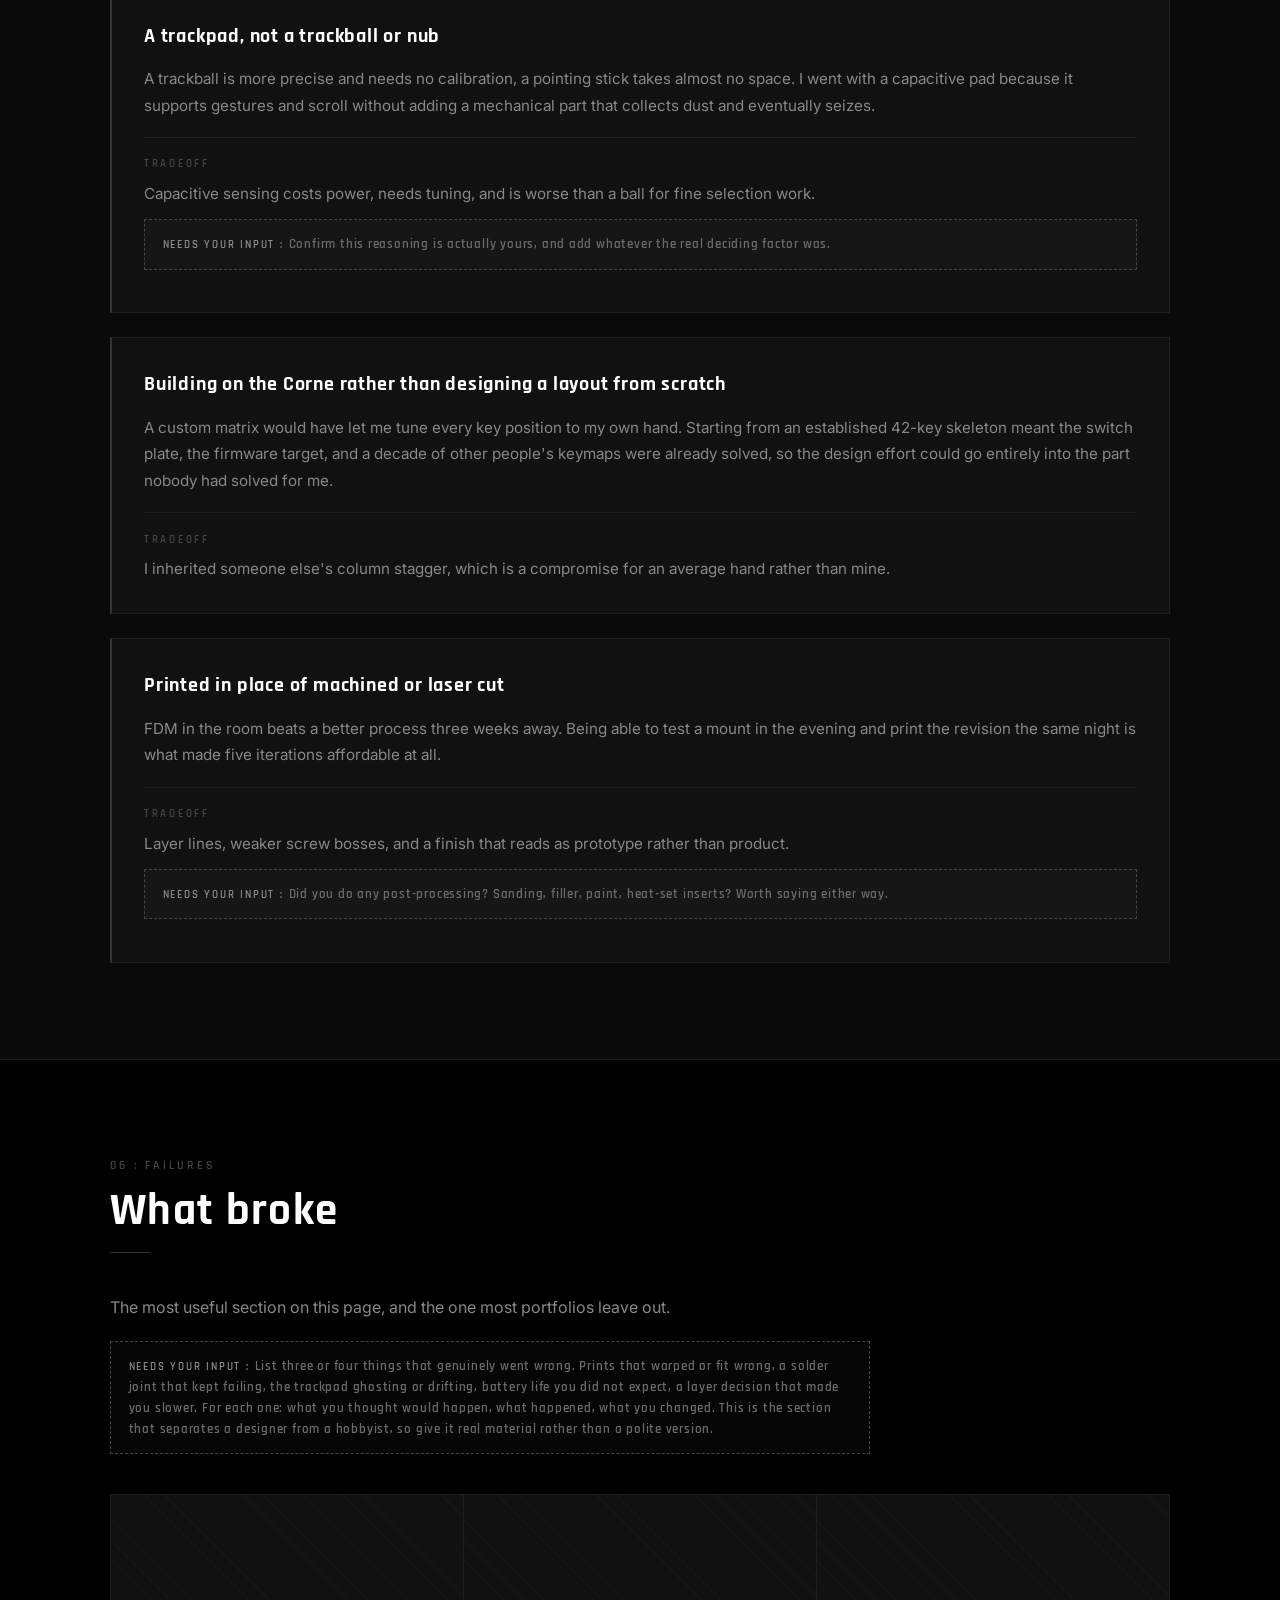
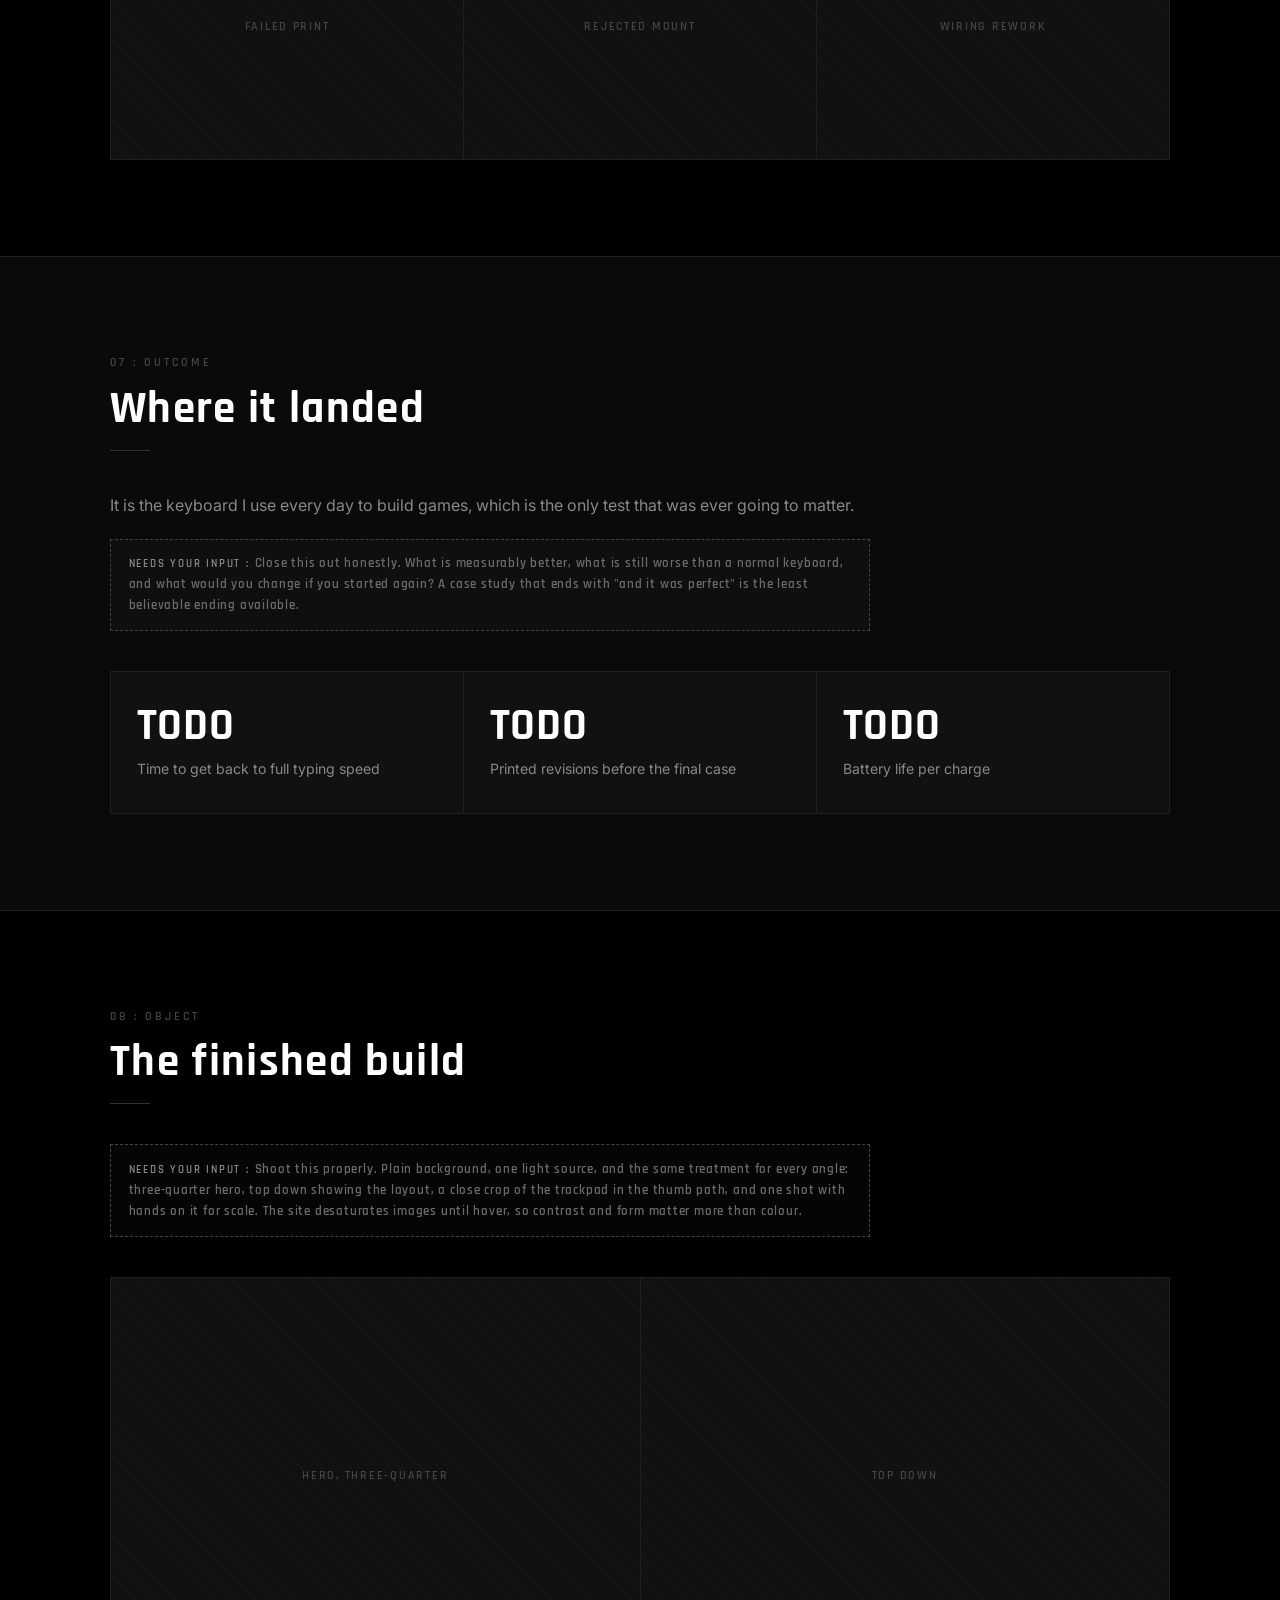
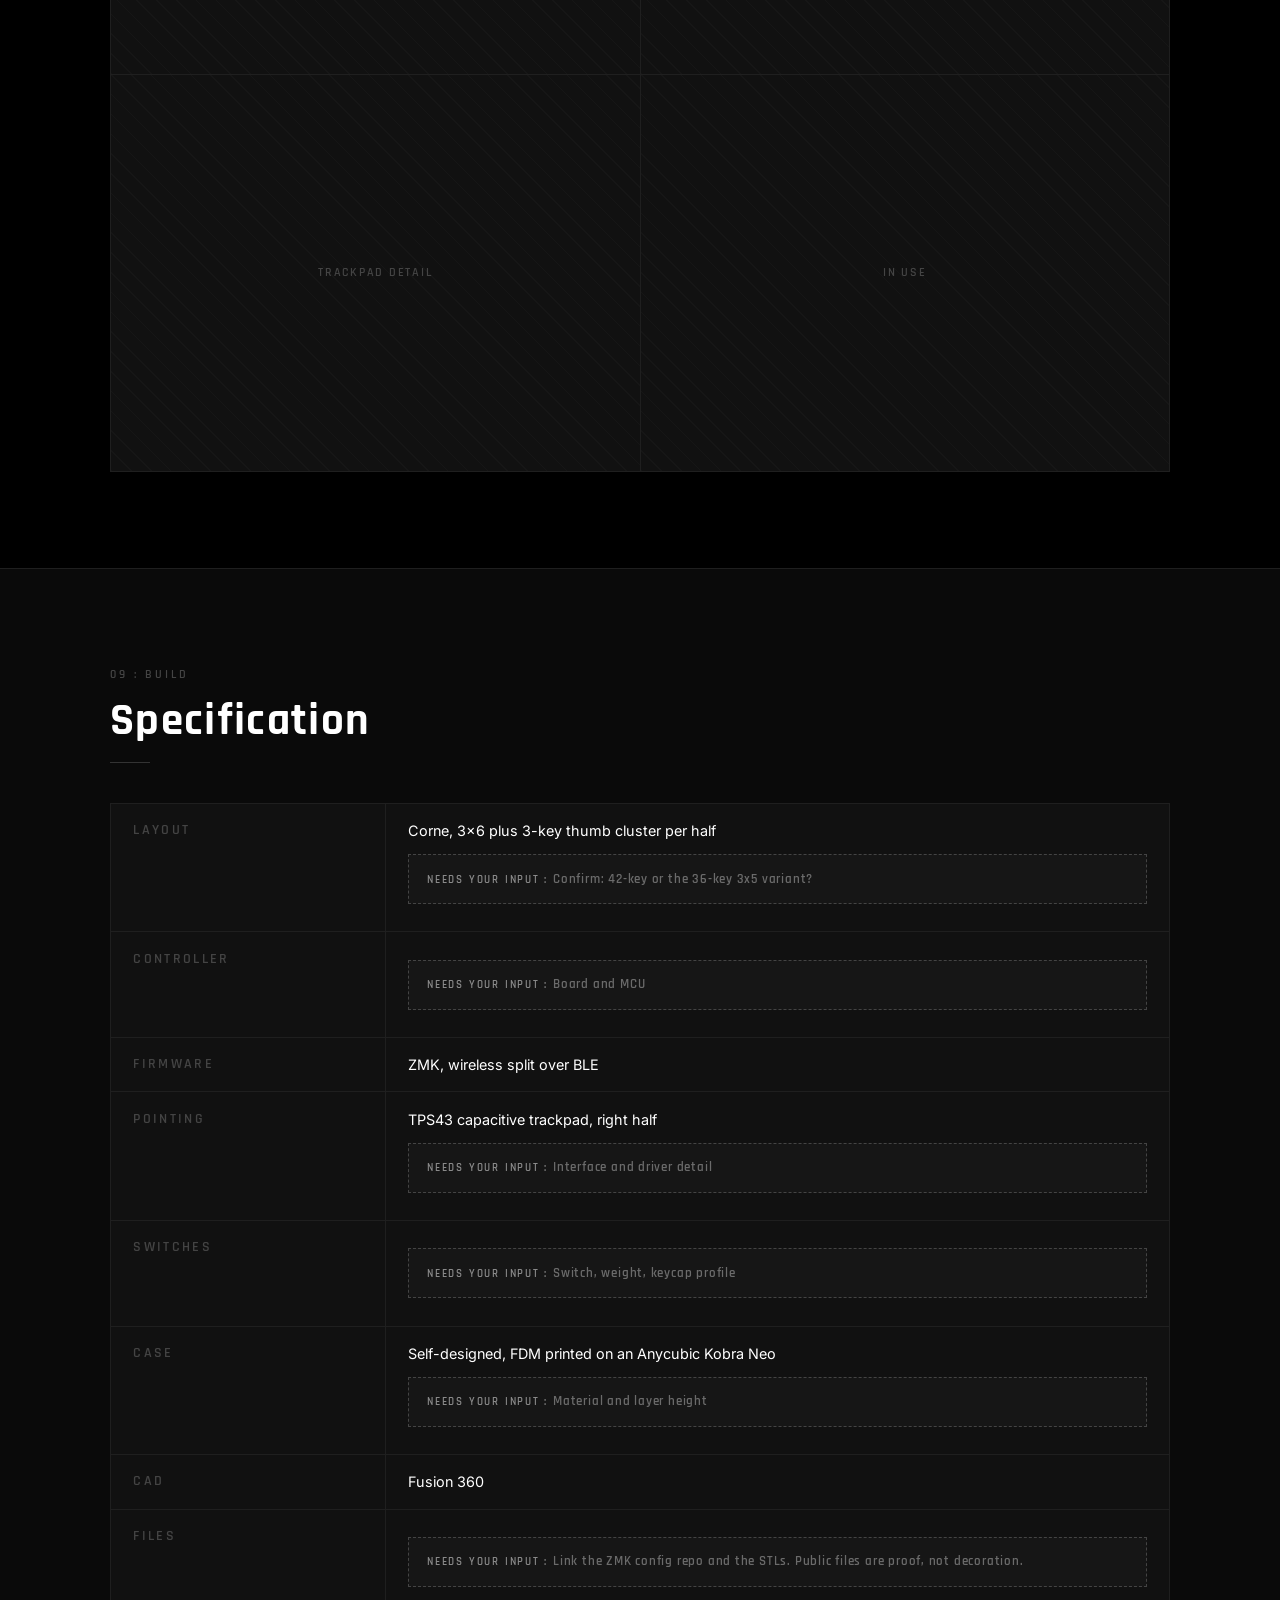
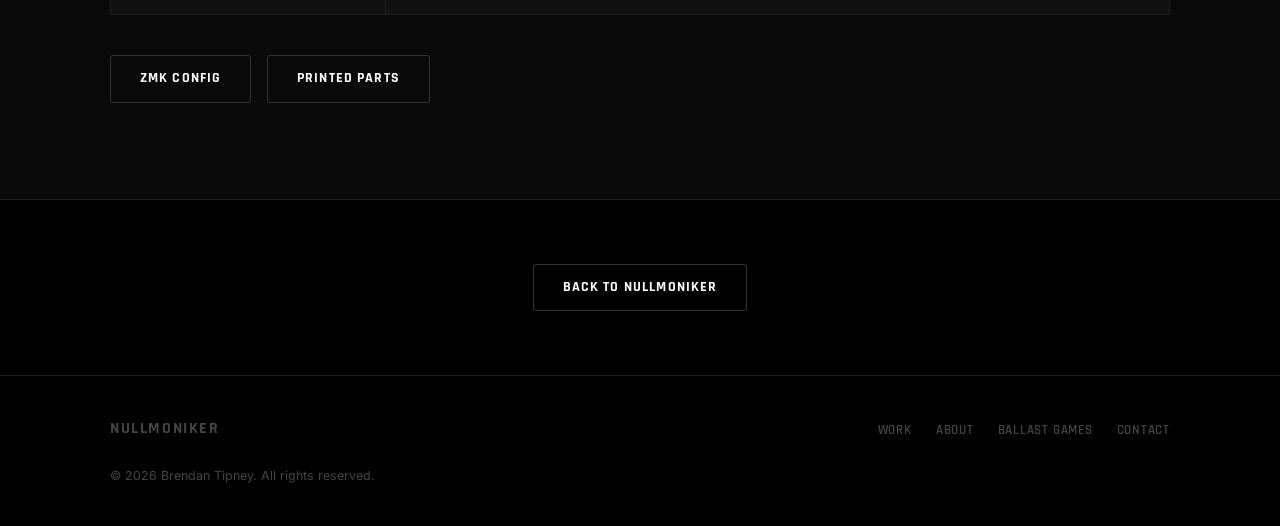
<file: .claude/backup-2026-10-18/keyboard.html>
<!DOCTYPE html>
<html lang="en">
<head>
  <meta charset="UTF-8" />
  <meta name="viewport" content="width=device-width, initial-scale=1.0" />
  <title>Split Keyboard : Brendan Tipney</title>
  <meta name="description" content="Designing and building a split ergonomic keyboard with an integrated trackpad: constraints, iterations, printed parts, and firmware. A hardware case study by Brendan Tipney." />
  <meta name="keywords" content="Brendan Tipney, NullMoniker, industrial design, product design, split keyboard, Corne, ZMK, TPS43, trackpad, 3D printing, Fusion 360, ergonomics" />
  <link rel="canonical" href="https://nullmoniker.ca/keyboard.html" />

  <meta property="og:type" content="article" />
  <meta property="og:site_name" content="NullMoniker" />
  <meta property="og:title" content="Split Keyboard : Brendan Tipney" />
  <meta property="og:description" content="Designing a split ergonomic keyboard with an integrated trackpad. Constraints, iterations, and what broke." />
  <meta property="og:url" content="https://nullmoniker.ca/keyboard.html" />

  <meta name="twitter:card" content="summary_large_image" />
  <meta name="twitter:title" content="Split Keyboard : Brendan Tipney" />
  <meta name="twitter:description" content="Designing a split ergonomic keyboard with an integrated trackpad." />

  <link rel="icon" type="image/svg+xml" href="favicon.svg" />
  <link rel="stylesheet" href="style.css" />
</head>
<body class="cs-page">

<!-- ── NAV ── -->
<nav>
  <a class="nav-logo" href="index.html">
    <span class="nav-logo-wordmark">NullMoniker</span>
  </a>
  <ul class="nav-links" id="navLinks">
    <li><a href="index.html#work">Work</a></li>
    <li><a href="keyboard.html" class="is-current">Keyboard</a></li>
    <li><a href="psyphi.html">PsyPhi</a></li>
    <li><a href="index.html#about">About</a></li>
    <li><a href="index.html#links">Links</a></li>
    <li><a href="mailto:brendan.tipney@gmail.com" class="nav-cta">Contact</a></li>
  </ul>
  <div class="nav-burger" id="navBurger" aria-label="Toggle menu">
    <span></span><span></span><span></span>
  </div>
</nav>

<!-- ── HERO ── -->
<section id="cs-hero">
  <div class="section-inner">
    <p class="section-label">Hardware : Input Design</p>
    <h1 class="cs-hero-title">Split Keyboard</h1>
    <div class="section-rule"></div>
    <p class="cs-deck">
      A 42-key split ergonomic keyboard with a trackpad built into the right half, so a pointer is
      always under the thumb and the hands never leave the keys. Designed, printed, wired, and
      programmed over <span class="cs-todo">How long did this run, start to daily driver? A rough span is fine: "six weeks", "on and off across a winter".</span>
    </p>

    <div class="cs-meta-strip">
      <div class="cs-meta">
        <p class="cs-meta-label">Role</p>
        <p class="cs-meta-value">Design, fabrication, firmware. Solo.</p>
      </div>
      <div class="cs-meta">
        <p class="cs-meta-label">Tools</p>
        <p class="cs-meta-value">Fusion 360, FDM printing, ZMK, soldering</p>
      </div>
      <div class="cs-meta">
        <p class="cs-meta-label">Iterations</p>
        <p class="cs-meta-value"><span class="cs-todo">How many printed revisions of the case or mount?</span></p>
      </div>
      <div class="cs-meta">
        <p class="cs-meta-label">Status</p>
        <p class="cs-meta-value">Daily driver</p>
      </div>
    </div>
  </div>
</section>

<!-- ── 01 : THE PROBLEM ── -->
<section class="cs-section">
  <div class="section-inner">
    <p class="section-label">01 : Problem</p>
    <h2 class="section-title">Why build one at all</h2>
    <div class="section-rule"></div>
    <div class="cs-body">
      <p>
        I write code and design games for a living, which means a keyboard and a pointing device are
        the two objects I touch most in a day. Every commercial option asks you to accept its
        opinions about where your hands go. Building my own meant those opinions became decisions I
        had to justify.
      </p>
      <span class="cs-todo">The real motivation goes here, in your words. What was actually wrong with the setup you had? Discomfort, reach, the constant hand trip to the mouse, plain curiosity? This paragraph is the one a hiring manager reads to decide whether you design for a reason or for fun. Both are valid answers, but say which.</span>
      <p>
        The specific target was <strong>a pointer you never have to reach for</strong>. On a
        conventional desk the hand leaves the home row hundreds of times an hour to find a mouse and
        come back. That round trip is the problem I set out to remove.
      </p>
    </div>
  </div>
</section>

<!-- ── 02 : CONSTRAINTS ── -->
<section class="cs-section">
  <div class="section-inner">
    <p class="section-label">02 : Constraints</p>
    <h2 class="section-title">What the design had to survive</h2>
    <div class="section-rule"></div>
    <div class="cs-body">
      <p>
        Constraints came from three places: my hands, the manufacturing process available to me, and
        the firmware. Naming them up front is what turned this from a parts order into a design
        problem.
      </p>
    </div>

    <div class="cs-constraints">
      <div class="cs-constraint">
        <p class="cs-constraint-num">01</p>
        <h3>42 keys, no more</h3>
        <p>
          A 3x6 plus 3-key thumb cluster per half. Everything a full keyboard does has to be reached
          through layers instead of surface area, which makes keymap design the real interface work.
        </p>
      </div>
      <div class="cs-constraint">
        <p class="cs-constraint-num">02</p>
        <h3>220mm build plate</h3>
        <p>
          Every part had to print on an Anycubic Kobra Neo in 1.75mm filament. That capped the
          footprint, forced the case to split into printable pieces, and ruled out overhangs that
          would need support on a visible surface.
        </p>
      </div>
      <div class="cs-constraint">
        <p class="cs-constraint-num">03</p>
        <h3>Wireless power budget</h3>
        <p>
          ZMK runs the halves over BLE, so every added component is a draw on a small cell. A
          trackpad polling continuously is a very different battery story from one that sleeps.
        </p>
      </div>
      <div class="cs-constraint">
        <p class="cs-constraint-num">04</p>
        <h3>Thumb reach envelope</h3>
        <p>
          The trackpad had to sit inside the arc the thumb already travels for the cluster keys. If
          it needed a stretch, it would have failed for the same reason a mouse does.
        </p>
      </div>
      <div class="cs-constraint">
        <p class="cs-constraint-num">05</p>
        <h3>Serviceable, not sealed</h3>
        <p>
          Hand-soldered wiring in a printed shell fails eventually. The case had to open without
          destroying itself and the electronics had to come out as a unit.
        </p>
      </div>
      <div class="cs-constraint">
        <p class="cs-constraint-num">06</p>
        <h3>Usable while learning it</h3>
        <p>
          A layout I could not type on would get abandoned inside a week. The migration path
          mattered as much as the end state.
        </p>
      </div>
    </div>
  </div>
</section>

<!-- ── 03 : PRIOR ART ── -->
<section class="cs-section">
  <div class="section-inner">
    <p class="section-label">03 : Prior Art</p>
    <h2 class="section-title">What I ruled out, and why</h2>
    <div class="section-rule"></div>
    <div class="cs-body">
      <p>
        Split ergonomic keyboards are a well-explored space. Ruling out the existing answers was
        faster than designing from nothing, and it forced me to name what I actually wanted.
      </p>
    </div>

    <div class="cs-compare">
      <div class="cs-compare-row">
        <div class="cs-compare-key">Off the shelf ergo</div>
        <div class="cs-compare-val">
          <span class="cs-todo">Which ones did you look at? Moonlander, Glove80, Kinesis, Advantage, ZSA Voyager? One line each on why it did not fit. Naming real products and rejecting them for real reasons is the single most credible thing on this page.</span>
        </div>
      </div>
      <div class="cs-compare-row">
        <div class="cs-compare-key">Keyboard plus trackball</div>
        <div class="cs-compare-val">
          A separate pointing device solves precision but keeps the round trip. It moves the problem
          a few centimetres closer instead of removing it.
        </div>
      </div>
      <div class="cs-compare-row">
        <div class="cs-compare-key">Larger split, 60 keys plus</div>
        <div class="cs-compare-val">
          More keys means less layer discipline, but it also means a wider reach envelope and a case
          too big for the build plate. The constraint that looked most painful turned out to be the
          one worth keeping.
        </div>
      </div>
      <div class="cs-compare-row is-chosen">
        <div class="cs-compare-key">Corne plus TPS43</div>
        <div class="cs-compare-val">
          A proven 42-key skeleton with an open firmware target, extended with a trackpad module in
          the thumb path. Known-good foundation, and the novel part is where the design effort
          actually goes.
        </div>
      </div>
    </div>
  </div>
</section>

<!-- ── 04 : PROCESS ── -->
<section class="cs-section">
  <div class="section-inner">
    <p class="section-label">04 : Process</p>
    <h2 class="section-title">Iterations</h2>
    <div class="section-rule"></div>
    <div class="cs-body">
      <p>
        Each revision existed to answer one question. The point of printing quickly is that a wrong
        answer costs an evening instead of a month.
      </p>
    </div>

    <div class="cs-steps">

      <!-- STEP 01 -->
      <div class="cs-step" data-expand>
        <div class="cs-step-media">
          <!-- TODO: swap placeholder for <img src="keyboard-media/01-mockup.jpg" alt="First mockup" loading="lazy"> -->
          <div class="cs-media-placeholder">01 &nbsp;/&nbsp; Mockup photo</div>
        </div>
        <div class="cs-step-body">
          <p class="cs-step-num">Iteration 01</p>
          <h3>Paper and cardboard</h3>
          <p>
            Before any CAD, a flat printout of the key positions to find where the thumb actually
            lands. Cheap, ugly, and it settles the question CAD cannot: whether the reach is real.
          </p>
          <span class="cs-todo">Did you do a physical mockup first? If you went straight to CAD, say so and cut this step. Do not invent a process you did not run.</span>
          <p class="cs-verdict">Outcome : <span>TODO</span></p>
        </div>
      </div>

      <!-- STEP 02 -->
      <div class="cs-step" data-expand>
        <div class="cs-step-media">
          <!-- TODO: <img src="keyboard-media/02-cad.jpg" alt="Fusion 360 case model" loading="lazy"> -->
          <div class="cs-media-placeholder">02 &nbsp;/&nbsp; CAD screenshot</div>
        </div>
        <div class="cs-step-body">
          <p class="cs-step-num">Iteration 02</p>
          <h3>First printed case</h3>
          <p>
            Modelled in Fusion 360 around the PCB footprint and switch plate. The first print is
            never about looks, it is about whether the tolerances you assumed survive contact with a
            real extruder.
          </p>
          <span class="cs-todo">What did the first print get wrong? Wall thickness, switch plate fit, screw bosses, warping, the USB cutout being 1mm off? The specific failure is more useful than the success.</span>
          <p class="cs-verdict">Outcome : <span>TODO</span></p>
        </div>
      </div>

      <!-- STEP 03 -->
      <div class="cs-step" data-expand>
        <div class="cs-step-media">
          <!-- TODO: <img src="keyboard-media/03-mount.jpg" alt="Trackpad mount revisions" loading="lazy"> -->
          <div class="cs-media-placeholder">03 &nbsp;/&nbsp; Trackpad mount revisions</div>
        </div>
        <div class="cs-step-body">
          <p class="cs-step-num">Iteration 03</p>
          <h3>Placing the trackpad</h3>
          <p>
            The hard part of the whole build. The TPS43 has to sit where the thumb naturally rests
            without stealing a key position or forcing the wrist to rotate. Angle, height, and
            distance from the cluster are three variables that only resolve by printing them.
          </p>
          <span class="cs-todo">How many mount versions did you print, and what changed between them? If you have the rejected prints, photograph them side by side. A row of failed mounts is the strongest image on this page.</span>
          <p class="cs-verdict">Outcome : <span>TODO</span></p>
        </div>
      </div>

      <!-- STEP 04 -->
      <div class="cs-step" data-expand>
        <div class="cs-step-media">
          <!-- TODO: <img src="keyboard-media/04-wiring.jpg" alt="Wiring and controller" loading="lazy"> -->
          <div class="cs-media-placeholder">04 &nbsp;/&nbsp; Wiring and controller</div>
        </div>
        <div class="cs-step-body">
          <p class="cs-step-num">Iteration 04</p>
          <h3>Electronics and firmware</h3>
          <p>
            Switches, diodes, controller, and the trackpad on its own bus. ZMK handles the split link
            and the keymap; getting a pointing device to behave alongside it is where the
            configuration work lives.
          </p>
          <span class="cs-todo">Which controller? Nice!nano, a clone, something else? What did it take to get the TPS43 recognised in ZMK, and did you have to modify or write any of that config yourself? If you wrote code, that is portfolio evidence, be specific.</span>
          <p class="cs-verdict">Outcome : <span>TODO</span></p>
        </div>
      </div>

      <!-- STEP 05 -->
      <div class="cs-step" data-expand>
        <div class="cs-step-media">
          <!-- TODO: <img src="keyboard-media/05-keymap.jpg" alt="Keymap layers" loading="lazy"> -->
          <div class="cs-media-placeholder">05 &nbsp;/&nbsp; Keymap layers</div>
        </div>
        <div class="cs-step-body">
          <p class="cs-step-num">Iteration 05</p>
          <h3>Designing the layout</h3>
          <p>
            42 keys means every symbol, number, and modifier lives on a layer. This is interface
            design with the same rules as any other: frequency drives placement, and anything you
            have to think about is in the wrong spot.
          </p>
          <span class="cs-todo">Which layer decisions did you make and then reverse after living with them? A keymap you revised because daily use proved you wrong is real user testing with a sample size of one, and it reads that way to a designer.</span>
          <p class="cs-verdict">Outcome : <span>TODO</span></p>
        </div>
      </div>

    </div>
  </div>
</section>

<!-- ── 05 : DECISIONS ── -->
<section class="cs-section">
  <div class="section-inner">
    <p class="section-label">05 : Decisions</p>
    <h2 class="section-title">The calls worth defending</h2>
    <div class="section-rule"></div>

    <div class="cs-decisions">

      <div class="cs-decision">
        <h3>A trackpad, not a trackball or nub</h3>
        <p>
          A trackball is more precise and needs no calibration, a pointing stick takes almost no
          space. I went with a capacitive pad because it supports gestures and scroll without
          adding a mechanical part that collects dust and eventually seizes.
        </p>
        <p class="cs-tradeoff">
          Capacitive sensing costs power, needs tuning, and is worse than a ball for fine
          selection work. <span class="cs-todo">Confirm this reasoning is actually yours, and add whatever the real deciding factor was.</span>
        </p>
      </div>

      <div class="cs-decision">
        <h3>Building on the Corne rather than designing a layout from scratch</h3>
        <p>
          A custom matrix would have let me tune every key position to my own hand. Starting from an
          established 42-key skeleton meant the switch plate, the firmware target, and a decade of
          other people's keymaps were already solved, so the design effort could go entirely into
          the part nobody had solved for me.
        </p>
        <p class="cs-tradeoff">
          I inherited someone else's column stagger, which is a compromise for an average hand
          rather than mine.
        </p>
      </div>

      <div class="cs-decision">
        <h3>Printed in place of machined or laser cut</h3>
        <p>
          FDM in the room beats a better process three weeks away. Being able to test a mount in the
          evening and print the revision the same night is what made five iterations affordable at
          all.
        </p>
        <p class="cs-tradeoff">
          Layer lines, weaker screw bosses, and a finish that reads as prototype rather than
          product. <span class="cs-todo">Did you do any post-processing? Sanding, filler, paint, heat-set inserts? Worth saying either way.</span>
        </p>
      </div>

    </div>
  </div>
</section>

<!-- ── 06 : WHAT BROKE ── -->
<section class="cs-section">
  <div class="section-inner">
    <p class="section-label">06 : Failures</p>
    <h2 class="section-title">What broke</h2>
    <div class="section-rule"></div>
    <div class="cs-body">
      <p>
        The most useful section on this page, and the one most portfolios leave out.
      </p>
      <span class="cs-todo">List three or four things that genuinely went wrong. Prints that warped or fit wrong, a solder joint that kept failing, the trackpad ghosting or drifting, battery life you did not expect, a layer decision that made you slower. For each one: what you thought would happen, what happened, what you changed. This is the section that separates a designer from a hobbyist, so give it real material rather than a polite version.</span>
    </div>

    <div class="cs-gallery cs-gallery--3">
      <figure class="cs-tile" data-expand>
        <div class="cs-tile-media"><div class="cs-media-placeholder">Failed print</div></div>
        <figcaption>Caption</figcaption>
      </figure>
      <figure class="cs-tile" data-expand>
        <div class="cs-tile-media"><div class="cs-media-placeholder">Rejected mount</div></div>
        <figcaption>Caption</figcaption>
      </figure>
      <figure class="cs-tile" data-expand>
        <div class="cs-tile-media"><div class="cs-media-placeholder">Wiring rework</div></div>
        <figcaption>Caption</figcaption>
      </figure>
    </div>
  </div>
</section>

<!-- ── 07 : OUTCOME ── -->
<section class="cs-section">
  <div class="section-inner">
    <p class="section-label">07 : Outcome</p>
    <h2 class="section-title">Where it landed</h2>
    <div class="section-rule"></div>
    <div class="cs-body">
      <p>
        It is the keyboard I use every day to build games, which is the only test that was ever
        going to matter.
      </p>
      <span class="cs-todo">Close this out honestly. What is measurably better, what is still worse than a normal keyboard, and what would you change if you started again? A case study that ends with "and it was perfect" is the least believable ending available.</span>
    </div>

    <div class="cs-stats">
      <div class="cs-stat">
        <p class="cs-stat-value">TODO</p>
        <p class="cs-stat-label">Time to get back to full typing speed</p>
      </div>
      <div class="cs-stat">
        <p class="cs-stat-value">TODO</p>
        <p class="cs-stat-label">Printed revisions before the final case</p>
      </div>
      <div class="cs-stat">
        <p class="cs-stat-value">TODO</p>
        <p class="cs-stat-label">Battery life per charge</p>
      </div>
    </div>
  </div>
</section>

<!-- ── 08 : GALLERY ── -->
<section class="cs-section">
  <div class="section-inner">
    <p class="section-label">08 : Object</p>
    <h2 class="section-title">The finished build</h2>
    <div class="section-rule"></div>
    <div class="cs-body">
      <p>
        <span class="cs-todo">Shoot this properly. Plain background, one light source, and the same treatment for every angle: three-quarter hero, top down showing the layout, a close crop of the trackpad in the thumb path, and one shot with hands on it for scale. The site desaturates images until hover, so contrast and form matter more than colour.</span>
      </p>
    </div>

    <div class="cs-gallery cs-gallery--2">
      <figure class="cs-tile" data-expand>
        <div class="cs-tile-media"><div class="cs-media-placeholder">Hero, three-quarter</div></div>
        <figcaption>Both halves</figcaption>
      </figure>
      <figure class="cs-tile" data-expand>
        <div class="cs-tile-media"><div class="cs-media-placeholder">Top down</div></div>
        <figcaption>Layout</figcaption>
      </figure>
      <figure class="cs-tile" data-expand>
        <div class="cs-tile-media"><div class="cs-media-placeholder">Trackpad detail</div></div>
        <figcaption>Thumb path</figcaption>
      </figure>
      <figure class="cs-tile" data-expand>
        <div class="cs-tile-media"><div class="cs-media-placeholder">In use</div></div>
        <figcaption>In use</figcaption>
      </figure>
    </div>
  </div>
</section>

<!-- ── 09 : SPECS ── -->
<section class="cs-section">
  <div class="section-inner">
    <p class="section-label">09 : Build</p>
    <h2 class="section-title">Specification</h2>
    <div class="section-rule"></div>

    <div class="cs-specs">
      <div class="cs-spec-row">
        <div class="cs-spec-key">Layout</div>
        <div class="cs-spec-val">Corne, 3x6 plus 3-key thumb cluster per half <span class="cs-todo">Confirm: 42-key or the 36-key 3x5 variant?</span></div>
      </div>
      <div class="cs-spec-row">
        <div class="cs-spec-key">Controller</div>
        <div class="cs-spec-val"><span class="cs-todo">Board and MCU</span></div>
      </div>
      <div class="cs-spec-row">
        <div class="cs-spec-key">Firmware</div>
        <div class="cs-spec-val">ZMK, wireless split over BLE</div>
      </div>
      <div class="cs-spec-row">
        <div class="cs-spec-key">Pointing</div>
        <div class="cs-spec-val">TPS43 capacitive trackpad, right half <span class="cs-todo">Interface and driver detail</span></div>
      </div>
      <div class="cs-spec-row">
        <div class="cs-spec-key">Switches</div>
        <div class="cs-spec-val"><span class="cs-todo">Switch, weight, keycap profile</span></div>
      </div>
      <div class="cs-spec-row">
        <div class="cs-spec-key">Case</div>
        <div class="cs-spec-val">Self-designed, FDM printed on an Anycubic Kobra Neo <span class="cs-todo">Material and layer height</span></div>
      </div>
      <div class="cs-spec-row">
        <div class="cs-spec-key">CAD</div>
        <div class="cs-spec-val">Fusion 360</div>
      </div>
      <div class="cs-spec-row">
        <div class="cs-spec-key">Files</div>
        <div class="cs-spec-val"><span class="cs-todo">Link the ZMK config repo and the STLs. Public files are proof, not decoration.</span></div>
      </div>
    </div>

    <div class="btn-row" style="justify-content:flex-start; margin-top:2.5rem;">
      <!-- TODO: real URLs -->
      <a href="#" class="btn btn-secondary">ZMK Config</a>
      <a href="#" class="btn btn-secondary">Printed Parts</a>
    </div>
  </div>
</section>

<!-- ── FOOT NAV ── -->
<section id="cs-foot">
  <div class="section-inner" style="text-align:center;">
    <a href="index.html" class="btn btn-secondary">Back to NullMoniker</a>
  </div>
</section>

<!-- ── FOOTER ── -->
<footer>
  <div class="footer-inner">
    <span class="footer-logo">NullMoniker</span>
    <ul class="footer-links">
      <li><a href="index.html#work">Work</a></li>
      <li><a href="index.html#about">About</a></li>
      <li><a href="https://ballastgames.com/" target="_blank" rel="noopener">Ballast Games</a></li>
      <li><a href="mailto:brendan.tipney@gmail.com">Contact</a></li>
    </ul>
    <p class="footer-copy">© 2026 Brendan Tipney. All rights reserved.</p>
  </div>
</footer>

<div id="videoOverlay" aria-hidden="true"></div>

<script src="main.js"></script>
</body>
</html>
</file>
<file: style.css>
@import url('https://fonts.googleapis.com/css2?family=Rajdhani:wght@400;500;600;700&family=IBM+Plex+Sans:ital,wght@0,300;0,400;0,500;0,600;1,400&display=swap');

:root {
  --bg:       #000;
  --bg-2:     #0a0a0a;
  --bg-3:     #111;
  --border:   #1f1f1f;
  --border-hi:#333;
  --text:     #fff;
  --muted:    #888;
  --muted-2:  #444;
}

*, *::before, *::after { box-sizing: border-box; margin: 0; padding: 0; }
html { scroll-behavior: smooth; }

body {
  background: var(--bg);
  color: var(--text);
  font-family: 'IBM Plex Sans', sans-serif;
  font-size: 16px;
  line-height: 1.6;
  overflow-x: hidden;
}

h1, h2, h3, h4 {
  font-family: 'Rajdhani', sans-serif;
  letter-spacing: 0.03em;
  color: var(--text);
}

a { color: var(--text); text-decoration: none; }
a:hover { color: var(--muted); }
img { display: block; max-width: 100%; }

/* ── NAV ── */
nav {
  position: fixed;
  top: 0; left: 0; right: 0;
  z-index: 100;
  display: flex;
  align-items: center;
  justify-content: space-between;
  padding: 0 2.5rem;
  height: 60px;
  background: rgba(0, 0, 0, 0.6);
  backdrop-filter: blur(12px);
  -webkit-backdrop-filter: blur(12px);
  border-bottom: 1px solid var(--border);
}

.nav-logo {
  display: flex;
  align-items: center;
  gap: 0.75rem;
  height: 40px;
  color: var(--text);
}

.nav-logo-wordmark {
  font-family: 'Rajdhani', sans-serif;
  font-size: 1.05rem;
  font-weight: 700;
  letter-spacing: 0.18em;
  text-transform: uppercase;
  color: var(--text);
}

.nav-links {
  display: flex;
  align-items: center;
  gap: 2.5rem;
  list-style: none;
}

.nav-links a {
  font-family: 'Rajdhani', sans-serif;
  font-size: 0.9rem;
  font-weight: 600;
  letter-spacing: 0.08em;
  text-transform: uppercase;
  color: var(--muted);
  transition: color 0.2s;
}

.nav-links a:hover { color: var(--text); }

.nav-cta {
  border: 1px solid var(--border-hi) !important;
  color: var(--text) !important;
  padding: 0.35rem 1rem;
  border-radius: 3px;
  transition: background 0.2s, color 0.2s !important;
}

.nav-cta:hover {
  background: var(--text) !important;
  color: var(--bg) !important;
}

.nav-burger {
  display: none;
  flex-direction: column;
  gap: 5px;
  cursor: pointer;
  padding: 4px;
}

.nav-burger span {
  display: block;
  width: 22px; height: 1.5px;
  background: var(--text);
  transition: all 0.3s;
}

/* ── HERO + SHADER ── */
#hero {
  position: relative;
  min-height: 100vh;
  display: flex;
  flex-direction: column;
  align-items: center;
  justify-content: center;
  text-align: center;
  padding: 6rem 2rem 4rem;
  border-bottom: 1px solid var(--border);
  overflow: hidden;
  isolation: isolate;
}

#shaderCanvas {
  position: absolute;
  inset: -24px;
  width: calc(100% + 48px);
  height: calc(100% + 48px);
  display: block;
  z-index: -2;
  filter: blur(10px);
  will-change: filter;
}

/* fade the bottom of the shader into the page background */
.hero-overlay {
  position: absolute;
  inset: 0;
  z-index: -1;
  pointer-events: none;
  background:
    radial-gradient(ellipse at center, rgba(0,0,0,0) 0%, rgba(0,0,0,0.35) 70%, rgba(0,0,0,0.85) 100%),
    linear-gradient(to bottom, rgba(0,0,0,0) 55%, var(--bg-2) 100%);
}

.hero-content {
  position: relative;
  z-index: 1;
  display: flex;
  flex-direction: column;
  align-items: center;
}

.hero-title {
  font-family: 'Rajdhani', sans-serif;
  font-size: clamp(3rem, 10vw, 7.5rem);
  font-weight: 700;
  letter-spacing: 0.08em;
  text-transform: uppercase;
  line-height: 1;
  margin-bottom: 0.4rem;
  text-shadow: 0 2px 24px rgba(0,0,0,0.6);
}

.hero-name {
  font-family: 'Rajdhani', sans-serif;
  font-size: clamp(1rem, 2.2vw, 1.4rem);
  font-weight: 500;
  letter-spacing: 0.4em;
  text-transform: uppercase;
  color: var(--text);
  opacity: 0.85;
  margin-bottom: 2rem;
  text-shadow: 0 2px 16px rgba(0,0,0,0.6);
}

.hero-tagline {
  font-size: clamp(0.95rem, 2vw, 1.15rem);
  color: rgba(255,255,255,0.78);
  max-width: 520px;
  margin: 0 auto 2.5rem;
  font-weight: 300;
  line-height: 1.8;
  text-shadow: 0 1px 12px rgba(0,0,0,0.7);
}

.hero-scroll-hint {
  position: absolute;
  bottom: 1.8rem;
  left: 50%;
  transform: translateX(-50%);
  z-index: 1;
  font-family: 'Rajdhani', sans-serif;
  font-size: 0.7rem;
  font-weight: 600;
  letter-spacing: 0.4em;
  text-transform: uppercase;
  color: var(--muted);
  display: flex;
  flex-direction: column;
  align-items: center;
  gap: 0.6rem;
  opacity: 0.7;
}

.hero-scroll-hint::after {
  content: '';
  width: 1px;
  height: 28px;
  background: linear-gradient(to bottom, var(--muted), transparent);
  animation: scrollPulse 1.8s ease-in-out infinite;
}

@keyframes scrollPulse {
  0%, 100% { transform: scaleY(0.6); transform-origin: top; opacity: 0.4; }
  50%      { transform: scaleY(1);   transform-origin: top; opacity: 1; }
}

/* ── BUTTONS ── */
.btn-row {
  display: flex;
  gap: 1rem;
  justify-content: center;
  flex-wrap: wrap;
}

.btn {
  display: inline-flex;
  align-items: center;
  gap: 0.5rem;
  padding: 0.7rem 1.8rem;
  border-radius: 3px;
  font-family: 'Rajdhani', sans-serif;
  font-size: 0.9rem;
  font-weight: 700;
  letter-spacing: 0.08em;
  text-transform: uppercase;
  transition: all 0.2s;
  cursor: pointer;
  border: none;
}

.btn-primary {
  background: var(--text);
  color: var(--bg);
}

.btn-primary:hover {
  background: var(--muted);
  color: var(--bg);
}

.btn-secondary {
  background: transparent;
  color: var(--text);
  border: 1px solid var(--border-hi);
}

.btn-secondary:hover {
  background: var(--text);
  color: var(--bg);
}

/* ── SECTION BASE ── */
section { padding: 6rem 2rem; }

.section-inner {
  max-width: 1060px;
  margin: 0 auto;
}

.section-label {
  font-family: 'Rajdhani', sans-serif;
  font-size: 0.75rem;
  font-weight: 600;
  letter-spacing: 0.25em;
  text-transform: uppercase;
  color: var(--muted-2);
  margin-bottom: 0.75rem;
}

.section-title {
  font-size: clamp(1.8rem, 4vw, 2.8rem);
  font-weight: 700;
  margin-bottom: 1rem;
  line-height: 1.1;
}

.section-rule {
  width: 40px;
  height: 1px;
  background: var(--border-hi);
  margin-bottom: 2.5rem;
}

/* ── WORK ── */
#work {
  background: var(--bg-2);
  border-bottom: 1px solid var(--border);
}

.work-grid {
  display: flex;
  flex-direction: column;
  gap: 1px;
  background: var(--border);
  border: 1px solid var(--border);
  margin-top: 3rem;
}

.work-card {
  background: var(--bg-3);
  display: grid;
  grid-template-columns: minmax(0, 1.1fr) minmax(0, 1fr);
  transition: background 0.2s;
  min-height: 360px;
}

.work-card:hover { background: #141414; }

.work-card-image {
  overflow: hidden;
  background: #0a0a0a;
  position: relative;
}

.work-card-image video,
.work-card-image img {
  width: 100%;
  height: 100%;
  object-fit: cover;
  filter: grayscale(100%);
  transition: filter 0.4s, transform 0.6s;
}

.work-card-image iframe {
  position: absolute;
  inset: 0;
  width: 100%;
  height: 100%;
  border: 0;
  filter: grayscale(100%);
  transition: filter 0.4s;
}

.work-card:hover .work-card-image video,
.work-card:hover .work-card-image img {
  filter: grayscale(1%);
  transform: scale(1.03);
}

.work-card:hover .work-card-image iframe {
  filter: grayscale(1%);
}

.work-card-image--placeholder {
  background: var(--bg-3);
}

.placeholder-pattern {
  position: absolute;
  inset: 0;
  background:
    repeating-linear-gradient(
      45deg,
      rgba(255,255,255,0.02) 0px,
      rgba(255,255,255,0.02) 1px,
      transparent 1px,
      transparent 14px
    ),
    radial-gradient(circle at 30% 40%, rgba(255,255,255,0.06), transparent 55%),
    radial-gradient(circle at 70% 70%, rgba(255,255,255,0.04), transparent 55%),
    var(--bg-3);
}

.placeholder-pattern[data-pattern="cloudbreaker"] {
  background:
    repeating-linear-gradient(
      90deg,
      rgba(255,255,255,0.03) 0px,
      rgba(255,255,255,0.03) 1px,
      transparent 1px,
      transparent 28px
    ),
    radial-gradient(circle at 50% 30%, rgba(255,255,255,0.10), transparent 60%),
    var(--bg-3);
}

.work-card-body {
  padding: 2.5rem 2.75rem;
  display: flex;
  flex-direction: column;
  justify-content: center;
}

.work-card-status {
  font-family: 'Rajdhani', sans-serif;
  font-size: 0.72rem;
  font-weight: 600;
  letter-spacing: 0.2em;
  text-transform: uppercase;
  color: var(--muted-2);
  margin-bottom: 0.5rem;
}

.work-card-title {
  font-size: 2.2rem;
  font-weight: 700;
  margin-bottom: 1rem;
  letter-spacing: 0.04em;
}

.work-card-desc {
  color: var(--muted);
  font-size: 0.95rem;
  line-height: 1.7;
  margin-bottom: 1.5rem;
}

.work-card-desc a {
  color: var(--text);
  border-bottom: 1px solid var(--border-hi);
  transition: border-color 0.2s, color 0.2s;
}

.work-card-desc a:hover {
  color: var(--muted);
  border-color: var(--muted);
}

.work-card-tags {
  display: flex;
  flex-wrap: wrap;
  gap: 0.4rem;
  margin-bottom: 1.5rem;
}

.tag {
  border: 1px solid var(--border);
  color: var(--muted-2);
  padding: 0.2rem 0.65rem;
  border-radius: 2px;
  font-size: 0.72rem;
  font-family: 'Rajdhani', sans-serif;
  font-weight: 600;
  letter-spacing: 0.06em;
  text-transform: uppercase;
}

/* ── PSYPHI PAGE ── */
.psyphi-page nav .nav-links a.is-current { color: var(--text); }

#psyphi-hero {
  padding-top: 9rem;
  padding-bottom: 3rem;
  border-bottom: 1px solid var(--border);
}

.psyphi-hero-title {
  font-family: 'Rajdhani', sans-serif;
  font-size: clamp(3rem, 9vw, 6rem);
  font-weight: 700;
  letter-spacing: 0.08em;
  text-transform: uppercase;
  line-height: 1;
  margin-bottom: 1rem;
}

.psyphi-hero-body {
  display: grid;
  grid-template-columns: 1fr 1fr;
  gap: 3rem;
  margin-top: 2rem;
}

.psyphi-hero-body p {
  color: var(--muted);
  font-size: 1rem;
  line-height: 1.8;
  margin-bottom: 1rem;
}

.psyphi-hero-body p strong { color: var(--text); font-weight: 500; }

.psyphi-project {
  border-bottom: 1px solid var(--border);
}

.psyphi-project:nth-of-type(odd) {
  background: var(--bg-2);
}

.psyphi-blurb {
  color: var(--muted);
  font-size: 1rem;
  line-height: 1.8;
  max-width: 720px;
  margin-bottom: 2.5rem;
}

.psyphi-gallery {
  display: grid;
  gap: 1px;
  background: var(--border);
  border: 1px solid var(--border);
}

.psyphi-gallery--2 { grid-template-columns: repeat(2, 1fr); }
.psyphi-gallery--3 { grid-template-columns: repeat(3, 1fr); }
.psyphi-gallery--4 { grid-template-columns: repeat(4, 1fr); }
.psyphi-gallery--5 { grid-template-columns: repeat(5, 1fr); }

.psyphi-tile {
  background: var(--bg-3);
  position: relative;
  cursor: zoom-in;
  display: block;
  margin: 0;
  transition: background 0.2s;
}

.psyphi-tile:hover { background: #141414; }

.psyphi-tile figcaption {
  position: absolute;
  left: 0;
  right: 0;
  bottom: 0;
  padding: 0.75rem 1rem;
  font-family: 'Rajdhani', sans-serif;
  font-size: 0.78rem;
  font-weight: 600;
  letter-spacing: 0.16em;
  text-transform: uppercase;
  color: var(--text);
  background: linear-gradient(to top, rgba(0,0,0,0.85), rgba(0,0,0,0));
  pointer-events: none;
  opacity: 0;
  transition: opacity 0.2s;
}

.psyphi-tile:hover figcaption { opacity: 1; }

.psyphi-media {
  position: relative;
  aspect-ratio: 4 / 5;
  overflow: hidden;
  background: #0a0a0a;
}

.psyphi-media--video { aspect-ratio: 4 / 5; }

.psyphi-media video,
.psyphi-media img {
  width: 100%;
  height: 100%;
  object-fit: cover;
  filter: grayscale(100%);
  transition: filter 0.4s, transform 0.6s;
  pointer-events: none;
  display: block;
}

.psyphi-tile:hover .psyphi-media video,
.psyphi-tile:hover .psyphi-media img {
  filter: grayscale(1%);
  transform: scale(1.03);
}

#psyphi-back {
  padding: 4rem 2rem;
}

#videoOverlay img {
  display: block;
  max-width: 96vw;
  max-height: 92vh;
  width: auto;
  height: auto;
  background: #000;
  border: 1px solid var(--border-hi);
  object-fit: contain;
}

/* ── ABOUT ── */
#about {
  border-bottom: 1px solid var(--border);
}

.about-grid {
  display: grid;
  grid-template-columns: 1.4fr 1fr;
  gap: 4rem;
  align-items: start;
}

.about-text p {
  color: var(--muted);
  margin-bottom: 1.2rem;
  font-size: 1rem;
  line-height: 1.8;
}

.about-text p strong { color: var(--text); font-weight: 500; }
.about-text p em { color: var(--text); font-style: italic; font-weight: 400; }

.about-text a {
  color: var(--text);
  border-bottom: 1px solid var(--border-hi);
  transition: border-color 0.2s, color 0.2s;
}

.about-text a:hover { color: var(--muted); border-color: var(--muted); }

.about-disciplines {
  display: flex;
  flex-direction: column;
  gap: 0.5rem;
  margin-top: 2rem;
  padding-top: 2rem;
  border-top: 1px solid var(--border);
}

.discipline {
  font-family: 'Rajdhani', sans-serif;
  font-size: 1rem;
  font-weight: 700;
  letter-spacing: 0.06em;
  text-transform: uppercase;
  color: var(--text);
}

.discipline span {
  font-weight: 400;
  color: var(--muted);
  text-transform: none;
  letter-spacing: 0;
  font-size: 0.85rem;
  margin-left: 0.5rem;
}

.about-aside {
  display: flex;
  flex-direction: column;
  gap: 1.5rem;
  padding: 2rem;
  border: 1px solid var(--border);
  background: var(--bg-3);
}

.about-meta .meta-label {
  font-family: 'Rajdhani', sans-serif;
  font-size: 0.7rem;
  font-weight: 600;
  letter-spacing: 0.25em;
  text-transform: uppercase;
  color: var(--muted-2);
  margin-bottom: 0.35rem;
}

.about-meta .meta-value {
  color: var(--text);
  font-size: 0.95rem;
  line-height: 1.6;
}

.about-meta .meta-value a {
  color: var(--text);
  border-bottom: 1px solid var(--border-hi);
  transition: border-color 0.2s, color 0.2s;
}

.about-meta .meta-value a:hover { color: var(--muted); border-color: var(--muted); }

/* ── LINKS ── */
#links {
  background: var(--bg-2);
  border-bottom: 1px solid var(--border);
}

.links-grid {
  display: grid;
  grid-template-columns: repeat(3, 1fr);
  gap: 1px;
  border: 1px solid var(--border);
  margin-top: 3rem;
}

.link-item {
  display: flex;
  align-items: center;
  gap: 1rem;
  padding: 1.4rem 1.6rem;
  background: var(--bg-3);
  color: var(--muted);
  font-family: 'Rajdhani', sans-serif;
  font-size: 0.95rem;
  font-weight: 600;
  letter-spacing: 0.05em;
  text-transform: uppercase;
  transition: background 0.2s, color 0.2s;
}

.link-item:hover { background: #161616; color: var(--text); }

.link-item svg { flex-shrink: 0; opacity: 0.5; transition: opacity 0.2s; }
.link-item:hover svg { opacity: 1; }

/* ── FOOTER ── */
footer {
  background: var(--bg);
  border-top: 1px solid var(--border);
  padding: 2.5rem 2.5rem;
}

.footer-inner {
  max-width: 1060px;
  margin: 0 auto;
  display: flex;
  align-items: center;
  justify-content: space-between;
  flex-wrap: wrap;
  gap: 1rem;
}

.footer-logo {
  font-family: 'Rajdhani', sans-serif;
  font-size: 1rem;
  font-weight: 700;
  letter-spacing: 0.1em;
  text-transform: uppercase;
  color: var(--muted-2);
}

.footer-links {
  display: flex;
  gap: 1.5rem;
  list-style: none;
  flex-wrap: wrap;
}

.footer-links a {
  color: var(--muted-2);
  font-size: 0.8rem;
  font-family: 'Rajdhani', sans-serif;
  font-weight: 600;
  letter-spacing: 0.06em;
  text-transform: uppercase;
  transition: color 0.2s;
}

.footer-links a:hover { color: var(--text); }

.footer-copy {
  color: var(--muted-2);
  font-size: 0.78rem;
  width: 100%;
  margin-top: 0.5rem;
}

/* ── RESPONSIVE ── */
@media (max-width: 900px) {
  .about-grid { grid-template-columns: 1fr; gap: 2.5rem; }
  .links-grid { grid-template-columns: repeat(2, 1fr); }
  .work-card { grid-template-columns: 1fr; min-height: 0; }
  .work-card-image { aspect-ratio: 16/9; }
  .work-card-body { padding: 2rem; }
  .work-card-title { font-size: 1.7rem; }
  .psyphi-hero-body { grid-template-columns: 1fr; gap: 1.2rem; }
  .psyphi-gallery--5 { grid-template-columns: repeat(3, 1fr); }
  .psyphi-gallery--4 { grid-template-columns: repeat(3, 1fr); }
}

@media (max-width: 640px) {
  .nav-links { display: none; }
  .nav-links.open {
    display: flex;
    flex-direction: column;
    position: fixed;
    top: 60px; left: 0; right: 0;
    background: rgba(0,0,0,0.98);
    padding: 2rem 2.5rem;
    gap: 1.5rem;
    border-bottom: 1px solid var(--border);
  }
  .nav-burger { display: flex; }
  .links-grid { grid-template-columns: 1fr; }
  section { padding: 4rem 1.25rem; }
  .footer-inner { flex-direction: column; align-items: flex-start; }
  .hero-scroll-hint { display: none; }
  .psyphi-gallery--2,
  .psyphi-gallery--3,
  .psyphi-gallery--4,
  .psyphi-gallery--5 { grid-template-columns: repeat(2, 1fr); }
}

/* ── CLICK-TO-EXPAND CARD + OVERLAY ── */
.work-card[data-expand] {
  cursor: zoom-in;
}

/* Disable pointer events on the in-card preview so clicks reach the card. */
.work-card[data-expand] .work-card-image video,
.work-card[data-expand] .work-card-image iframe {
  pointer-events: none;
}

#videoOverlay {
  position: fixed;
  inset: 0;
  z-index: 200;
  display: flex;
  align-items: center;
  justify-content: center;
  background: rgba(0, 0, 0, 0.92);
  backdrop-filter: blur(8px);
  -webkit-backdrop-filter: blur(8px);
  opacity: 0;
  pointer-events: none;
  transition: opacity 0.25s ease;
}

#videoOverlay.active {
  opacity: 1;
  pointer-events: auto;
}

#videoOverlay .video-stage {
  position: relative;
  width: min(96vw, calc(92vh * 16 / 9));
  display: flex;
  align-items: center;
  justify-content: center;
}

#videoOverlay video,
#videoOverlay iframe {
  display: block;
  width: 100%;
  max-height: 92vh;
  background: #000;
  border: 1px solid var(--border-hi);
}

#videoOverlay iframe {
  aspect-ratio: 16 / 9;
  border: 0;
}

#videoOverlay .video-close {
  position: absolute;
  top: -2.6rem;
  right: 0;
  background: transparent;
  color: var(--text);
  border: 1px solid var(--border-hi);
  padding: 0.4rem 1rem;
  font-family: 'Rajdhani', sans-serif;
  font-size: 0.8rem;
  font-weight: 700;
  letter-spacing: 0.18em;
  text-transform: uppercase;
  cursor: pointer;
  transition: background 0.2s, color 0.2s;
}

#videoOverlay .video-close:hover {
  background: var(--text);
  color: var(--bg);
}

@media (prefers-reduced-motion: reduce) {
  html { scroll-behavior: auto; }
  .hero-scroll-hint::after { animation: none; }
  #videoOverlay { transition: none; }
}

/* ══════════════════════════════════════════════════════════════
   CASE STUDY TEMPLATE (.cs-*)
   Reusable across project pages. keyboard.html is the reference
   implementation. Add <body class="cs-page"> to any page using it.
   ══════════════════════════════════════════════════════════════ */

.cs-page nav .nav-links a.is-current { color: var(--text); }

/* ── HERO ── */
#cs-hero {
  padding-top: 9rem;
  padding-bottom: 3.5rem;
  border-bottom: 1px solid var(--border);
}

.cs-hero-title {
  font-family: 'Rajdhani', sans-serif;
  font-size: clamp(2.6rem, 8vw, 5.5rem);
  font-weight: 700;
  letter-spacing: 0.06em;
  text-transform: uppercase;
  line-height: 1;
  margin-bottom: 1rem;
}

.cs-deck {
  font-size: clamp(1.05rem, 2.2vw, 1.35rem);
  font-weight: 300;
  line-height: 1.7;
  color: rgba(255, 255, 255, 0.8);
  max-width: 720px;
  margin-bottom: 3rem;
}

.cs-meta-strip {
  display: grid;
  grid-template-columns: repeat(4, 1fr);
  gap: 1px;
  background: var(--border);
  border: 1px solid var(--border);
}

.cs-meta {
  background: var(--bg-3);
  padding: 1.25rem 1.4rem;
}

.cs-meta-label {
  font-family: 'Rajdhani', sans-serif;
  font-size: 0.7rem;
  font-weight: 600;
  letter-spacing: 0.25em;
  text-transform: uppercase;
  color: var(--muted-2);
  margin-bottom: 0.4rem;
}

.cs-meta-value {
  color: var(--text);
  font-size: 0.92rem;
  line-height: 1.5;
}

/* ── SECTION SHELL ── */
.cs-section { border-bottom: 1px solid var(--border); }
.cs-section:nth-of-type(even) { background: var(--bg-2); }

.cs-body {
  max-width: 760px;
  color: var(--muted);
  font-size: 1rem;
  line-height: 1.8;
}

.cs-body p { margin-bottom: 1.2rem; }
.cs-body p:last-child { margin-bottom: 0; }
.cs-body strong { color: var(--text); font-weight: 500; }
.cs-body em { color: var(--text); font-style: italic; }

.cs-body a {
  color: var(--text);
  border-bottom: 1px solid var(--border-hi);
  transition: border-color 0.2s, color 0.2s;
}

.cs-body a:hover { color: var(--muted); border-color: var(--muted); }

/* ── CONSTRAINT CARDS ── */
.cs-constraints {
  display: grid;
  grid-template-columns: repeat(3, 1fr);
  gap: 1px;
  background: var(--border);
  border: 1px solid var(--border);
  margin-top: 2.5rem;
}

.cs-constraint {
  background: var(--bg-3);
  padding: 1.75rem 1.6rem;
  transition: background 0.2s;
}

.cs-constraint:hover { background: #141414; }

.cs-constraint-num {
  font-family: 'Rajdhani', sans-serif;
  font-size: 0.7rem;
  font-weight: 700;
  letter-spacing: 0.25em;
  color: var(--muted-2);
  margin-bottom: 0.75rem;
}

.cs-constraint h3 {
  font-size: 1.15rem;
  font-weight: 700;
  letter-spacing: 0.04em;
  margin-bottom: 0.6rem;
}

.cs-constraint p {
  color: var(--muted);
  font-size: 0.9rem;
  line-height: 1.7;
}

/* ── PRIOR ART / RULED OUT ── */
.cs-compare {
  border: 1px solid var(--border);
  margin-top: 2.5rem;
}

.cs-compare-row {
  display: grid;
  grid-template-columns: minmax(0, 0.8fr) minmax(0, 2fr);
  gap: 1px;
  background: var(--border);
  border-bottom: 1px solid var(--border);
}

.cs-compare-row:last-child { border-bottom: none; }

.cs-compare-key,
.cs-compare-val {
  background: var(--bg-3);
  padding: 1.1rem 1.4rem;
}

.cs-compare-key {
  font-family: 'Rajdhani', sans-serif;
  font-size: 0.95rem;
  font-weight: 700;
  letter-spacing: 0.06em;
  text-transform: uppercase;
  color: var(--text);
}

.cs-compare-val {
  color: var(--muted);
  font-size: 0.92rem;
  line-height: 1.7;
}

.cs-compare-row.is-chosen .cs-compare-key { color: var(--text); }
.cs-compare-row.is-chosen .cs-compare-key::after {
  content: 'Chosen';
  display: block;
  margin-top: 0.35rem;
  font-size: 0.65rem;
  letter-spacing: 0.2em;
  color: var(--muted-2);
}

/* ── PROCESS STEPS ── */
.cs-steps {
  display: flex;
  flex-direction: column;
  gap: 1px;
  background: var(--border);
  border: 1px solid var(--border);
  margin-top: 3rem;
}

.cs-step {
  background: var(--bg-3);
  display: grid;
  grid-template-columns: minmax(0, 1fr) minmax(0, 1fr);
  transition: background 0.2s;
}

.cs-step:hover { background: #141414; }

.cs-step:nth-child(even) .cs-step-media { order: 2; }

.cs-step-media {
  position: relative;
  overflow: hidden;
  background: #0a0a0a;
  aspect-ratio: 4 / 3;
  cursor: zoom-in;
}

.cs-step-media img,
.cs-step-media video {
  width: 100%;
  height: 100%;
  object-fit: cover;
  filter: grayscale(100%);
  transition: filter 0.4s, transform 0.6s;
  pointer-events: none;
  display: block;
}

.cs-step:hover .cs-step-media img,
.cs-step:hover .cs-step-media video {
  filter: grayscale(1%);
  transform: scale(1.03);
}

.cs-step-body {
  padding: 2.5rem 2.75rem;
  display: flex;
  flex-direction: column;
  justify-content: center;
}

.cs-step-num {
  font-family: 'Rajdhani', sans-serif;
  font-size: 0.72rem;
  font-weight: 600;
  letter-spacing: 0.25em;
  text-transform: uppercase;
  color: var(--muted-2);
  margin-bottom: 0.5rem;
}

.cs-step-body h3 {
  font-size: 1.6rem;
  font-weight: 700;
  letter-spacing: 0.04em;
  margin-bottom: 1rem;
}

.cs-step-body p {
  color: var(--muted);
  font-size: 0.95rem;
  line-height: 1.75;
  margin-bottom: 1rem;
}

.cs-step-body p:last-child { margin-bottom: 0; }
.cs-step-body strong { color: var(--text); font-weight: 500; }

.cs-verdict {
  margin-top: 1.25rem;
  padding-top: 1.25rem;
  border-top: 1px solid var(--border);
  font-family: 'Rajdhani', sans-serif;
  font-size: 0.8rem;
  font-weight: 600;
  letter-spacing: 0.14em;
  text-transform: uppercase;
  color: var(--muted-2);
}

.cs-verdict span { color: var(--text); }

/* ── DECISION BLOCKS ── */
.cs-decisions {
  display: flex;
  flex-direction: column;
  gap: 1.5rem;
  margin-top: 2.5rem;
}

.cs-decision {
  border: 1px solid var(--border);
  border-left: 2px solid var(--border-hi);
  background: var(--bg-3);
  padding: 1.9rem 2rem;
}

.cs-decision h3 {
  font-size: 1.25rem;
  font-weight: 700;
  letter-spacing: 0.04em;
  margin-bottom: 0.9rem;
}

.cs-decision p {
  color: var(--muted);
  font-size: 0.95rem;
  line-height: 1.75;
  margin-bottom: 0.9rem;
}

.cs-decision p:last-child { margin-bottom: 0; }
.cs-decision strong { color: var(--text); font-weight: 500; }

.cs-tradeoff {
  margin-top: 1.1rem;
  padding-top: 1.1rem;
  border-top: 1px solid var(--border);
  font-size: 0.9rem;
  color: var(--muted);
}

.cs-tradeoff::before {
  content: 'Tradeoff';
  display: block;
  font-family: 'Rajdhani', sans-serif;
  font-size: 0.68rem;
  font-weight: 600;
  letter-spacing: 0.25em;
  text-transform: uppercase;
  color: var(--muted-2);
  margin-bottom: 0.4rem;
}

/* ── GALLERY ── */
.cs-gallery {
  display: grid;
  gap: 1px;
  background: var(--border);
  border: 1px solid var(--border);
  margin-top: 2.5rem;
}

.cs-gallery--2 { grid-template-columns: repeat(2, 1fr); }
.cs-gallery--3 { grid-template-columns: repeat(3, 1fr); }
.cs-gallery--4 { grid-template-columns: repeat(4, 1fr); }

.cs-tile {
  background: var(--bg-3);
  position: relative;
  cursor: zoom-in;
  display: block;
  margin: 0;
  transition: background 0.2s;
}

.cs-tile:hover { background: #141414; }

.cs-tile-media {
  position: relative;
  aspect-ratio: 4 / 3;
  overflow: hidden;
  background: #0a0a0a;
}

.cs-tile-media img,
.cs-tile-media video {
  width: 100%;
  height: 100%;
  object-fit: cover;
  filter: grayscale(100%);
  transition: filter 0.4s, transform 0.6s;
  pointer-events: none;
  display: block;
}

.cs-tile:hover .cs-tile-media img,
.cs-tile:hover .cs-tile-media video {
  filter: grayscale(1%);
  transform: scale(1.03);
}

.cs-tile figcaption {
  position: absolute;
  left: 0;
  right: 0;
  bottom: 0;
  padding: 0.75rem 1rem;
  font-family: 'Rajdhani', sans-serif;
  font-size: 0.75rem;
  font-weight: 600;
  letter-spacing: 0.14em;
  text-transform: uppercase;
  color: var(--text);
  background: linear-gradient(to top, rgba(0,0,0,0.85), rgba(0,0,0,0));
  pointer-events: none;
  opacity: 0;
  transition: opacity 0.2s;
}

.cs-tile:hover figcaption { opacity: 1; }

/* ── OUTCOME STATS ── */
.cs-stats {
  display: grid;
  grid-template-columns: repeat(3, 1fr);
  gap: 1px;
  background: var(--border);
  border: 1px solid var(--border);
  margin-top: 2.5rem;
}

.cs-stat {
  background: var(--bg-3);
  padding: 2rem 1.6rem;
}

.cs-stat-value {
  font-family: 'Rajdhani', sans-serif;
  font-size: clamp(1.9rem, 4vw, 2.8rem);
  font-weight: 700;
  letter-spacing: 0.02em;
  line-height: 1;
  color: var(--text);
  margin-bottom: 0.6rem;
}

.cs-stat-label {
  color: var(--muted);
  font-size: 0.88rem;
  line-height: 1.6;
}

/* ── SPEC TABLE ── */
.cs-specs {
  border: 1px solid var(--border);
  margin-top: 2.5rem;
}

.cs-spec-row {
  display: grid;
  grid-template-columns: minmax(0, 0.7fr) minmax(0, 2fr);
  gap: 1px;
  background: var(--border);
  border-bottom: 1px solid var(--border);
}

.cs-spec-row:last-child { border-bottom: none; }

.cs-spec-key,
.cs-spec-val {
  background: var(--bg-3);
  padding: 0.95rem 1.4rem;
  font-size: 0.9rem;
}

.cs-spec-key {
  font-family: 'Rajdhani', sans-serif;
  font-weight: 600;
  letter-spacing: 0.16em;
  text-transform: uppercase;
  color: var(--muted-2);
}

.cs-spec-val { color: var(--text); line-height: 1.6; }

.cs-spec-val a {
  color: var(--text);
  border-bottom: 1px solid var(--border-hi);
}

.cs-spec-val a:hover { color: var(--muted); border-color: var(--muted); }

/* ── DRAFT PLACEHOLDER (strip before publishing) ── */
.cs-todo {
  display: block;
  border: 1px dashed #444;
  background: rgba(255, 255, 255, 0.02);
  padding: 0.85rem 1.1rem;
  margin: 0.75rem 0;
  font-family: 'Rajdhani', sans-serif;
  font-size: 0.82rem;
  font-weight: 600;
  letter-spacing: 0.06em;
  color: #6b6b6b;
  line-height: 1.6;
}

.cs-todo::before {
  content: 'Needs your input : ';
  color: #8a8a8a;
  letter-spacing: 0.16em;
  text-transform: uppercase;
  font-size: 0.7rem;
}

.cs-media-placeholder {
  position: absolute;
  inset: 0;
  display: flex;
  align-items: center;
  justify-content: center;
  text-align: center;
  padding: 1.5rem;
  background:
    repeating-linear-gradient(
      45deg,
      rgba(255,255,255,0.02) 0px,
      rgba(255,255,255,0.02) 1px,
      transparent 1px,
      transparent 14px
    ),
    var(--bg-3);
  font-family: 'Rajdhani', sans-serif;
  font-size: 0.78rem;
  font-weight: 600;
  letter-spacing: 0.14em;
  text-transform: uppercase;
  color: var(--muted-2);
}

/* ── PAGE FOOT NAV ── */
#cs-foot { padding: 4rem 2rem; }

/* ── RESPONSIVE ── */
@media (max-width: 900px) {
  .cs-meta-strip { grid-template-columns: repeat(2, 1fr); }
  .cs-constraints { grid-template-columns: repeat(2, 1fr); }
  .cs-stats { grid-template-columns: 1fr; }
  .cs-step { grid-template-columns: 1fr; }
  .cs-step:nth-child(even) .cs-step-media { order: 0; }
  .cs-step-media { aspect-ratio: 16 / 9; }
  .cs-step-body { padding: 2rem; }
  .cs-step-body h3 { font-size: 1.35rem; }
  .cs-gallery--4 { grid-template-columns: repeat(3, 1fr); }
}

@media (max-width: 640px) {
  .cs-meta-strip { grid-template-columns: 1fr; }
  .cs-constraints { grid-template-columns: 1fr; }
  .cs-gallery--2,
  .cs-gallery--3,
  .cs-gallery--4 { grid-template-columns: repeat(2, 1fr); }
  .cs-compare-row,
  .cs-spec-row { grid-template-columns: 1fr; }
  .cs-decision { padding: 1.5rem 1.4rem; }
}


/* ══════════════════════════════════════════════════════════════
   SKILL LANES + JUICE (added Oct 2026)
   Four lanes, each with its own accent. The site stays monochrome
   until something is hovered, playing, or active, then the lane
   accent shows up.
   ══════════════════════════════════════════════════════════════ */

:root {
  --accent: #ffffff;
  --live-accent: #ffffff;
  --c-xr:    #5ef2ff;
  --c-games: #ffb547;
  --c-hw:    #a6ff6a;
  --c-vis:   #ff5ad9;
  --ease-out: cubic-bezier(0.16, 1, 0.3, 1);
}

.accent-xr,    .lane--xr,    .page-xr    { --accent: var(--c-xr); }
.accent-games, .lane--games, .page-games { --accent: var(--c-games); }
.accent-hw,    .lane--hw,    .page-hw    { --accent: var(--c-hw); }
.accent-vis,   .lane--vis,   .page-vis   { --accent: var(--c-vis); }

::selection { background: var(--accent); color: #000; }

/* Film grain over everything. Cheap, static, very low opacity. */
body::after {
  content: '';
  position: fixed;
  inset: -50%;
  z-index: 300;
  pointer-events: none;
  opacity: 0.05;
  background-image: url("data:image/svg+xml;utf8,<svg xmlns='http://www.w3.org/2000/svg' width='160' height='160'><filter id='n'><feTurbulence type='fractalNoise' baseFrequency='0.9' numOctaves='2' stitchTiles='stitch'/></filter><rect width='100%' height='100%' filter='url(%23n)'/></svg>");
  animation: grain 1.2s steps(6) infinite;
}
@keyframes grain {
  0%   { transform: translate(0, 0); }
  20%  { transform: translate(-3%, 2%); }
  40%  { transform: translate(2%, -3%); }
  60%  { transform: translate(-2%, -1%); }
  80%  { transform: translate(3%, 3%); }
  100% { transform: translate(0, 0); }
}

/* Page transitions between pages (Chrome, Edge, Safari 18+) */
@view-transition { navigation: auto; }
::view-transition-old(root) { animation: vt-out 0.28s ease both; }
::view-transition-new(root) { animation: vt-in 0.45s var(--ease-out) both; }
@keyframes vt-out { to { opacity: 0; transform: translateY(-12px); filter: blur(4px); } }
@keyframes vt-in  { from { opacity: 0; transform: translateY(18px); filter: blur(6px); } }

/* ── NAV UPGRADES ── */
nav {
  transition: transform 0.45s var(--ease-out), background 0.3s, border-color 0.3s;
  background: rgba(0, 0, 0, 0.25);
  border-bottom-color: transparent;
}
nav.is-solid { background: rgba(0, 0, 0, 0.72); border-bottom-color: var(--border); }
nav.is-hidden { transform: translateY(-100%); }

.nav-links { gap: 1.9rem; }
.nav-links a { position: relative; display: inline-flex; align-items: baseline; gap: 0.35rem; }
.nav-num {
  font-size: 0.62rem;
  letter-spacing: 0.1em;
  color: var(--muted-2);
  transition: color 0.2s;
}
.nav-links a[data-accent]::after {
  content: '';
  position: absolute;
  left: 0; right: 0; bottom: -6px;
  height: 1px;
  background: var(--accent);
  transform: scaleX(0);
  transform-origin: left;
  transition: transform 0.35s var(--ease-out);
}
.nav-links a[data-accent]:hover::after,
.nav-links a[data-accent].is-active::after,
.nav-links a[data-accent].is-current::after { transform: scaleX(1); }
.nav-links a[data-accent]:hover .nav-num,
.nav-links a[data-accent].is-active .nav-num,
.nav-links a[data-accent].is-current .nav-num { color: var(--accent); }
.nav-links a.is-active, .nav-links a.is-current { color: var(--text); }

.nav-logo-mark {
  width: 22px; height: 22px;
  display: grid; place-items: center;
  border: 1px solid var(--border-hi);
  font-family: 'Rajdhani', sans-serif;
  font-size: 0.7rem;
  font-weight: 700;
  transition: border-color 0.3s, transform 0.5s var(--ease-out), background 0.3s;
}
.nav-logo:hover .nav-logo-mark { transform: rotate(90deg); border-color: var(--live-accent); }

.nav-burger { background: none; border: 0; }
.nav-burger.is-open span:nth-child(1) { transform: translateY(6.5px) rotate(45deg); }
.nav-burger.is-open span:nth-child(2) { opacity: 0; }
.nav-burger.is-open span:nth-child(3) { transform: translateY(-6.5px) rotate(-45deg); }

@media (max-width: 960px) {
  .nav-links { display: none; }
  .nav-links.open {
    display: flex;
    flex-direction: column;
    align-items: flex-start;
    position: fixed;
    top: 60px; left: 0; right: 0;
    background: rgba(0, 0, 0, 0.97);
    padding: 2rem 2rem 2.5rem;
    gap: 1.4rem;
    border-bottom: 1px solid var(--border);
  }
  .nav-links.open a { font-size: 1.25rem; }
  .nav-burger { display: flex; }
}

/* ── SCROLL PROGRESS ── */
.scroll-progress {
  position: fixed;
  top: 0; left: 0; right: 0;
  height: 2px;
  z-index: 150;
  background: var(--live-accent);
  transform: scaleX(0);
  transform-origin: left;
  transition: background 0.6s;
  pointer-events: none;
}
.page-xr .scroll-progress, .page-games .scroll-progress,
.page-hw .scroll-progress, .page-vis .scroll-progress { background: var(--accent); }


.page-xr, .page-games, .page-hw, .page-vis { --live-accent: var(--accent); }

/* ── REVEAL ── */
.js [data-reveal] {
  opacity: 0;
  transform: translateY(28px);
  transition: opacity 0.9s var(--ease-out), transform 0.9s var(--ease-out);
  transition-delay: var(--d, 0ms);
}
.js [data-reveal].is-in { opacity: 1; transform: none; }
.js .section-rule[data-reveal] { transform: scaleX(0); transform-origin: left; opacity: 1; }
.js .section-rule[data-reveal].is-in { transform: scaleX(1); }

/* ── SPOTLIGHT ── */
.has-spot { position: relative; isolation: isolate; }
.has-spot::before {
  content: '';
  position: absolute;
  inset: 0;
  z-index: 0;
  pointer-events: none;
  opacity: 0;
  transition: opacity 0.4s;
  background: radial-gradient(420px circle at var(--mx, 50%) var(--my, 50%),
              color-mix(in srgb, var(--accent) 14%, transparent), transparent 60%);
}
.has-spot:hover::before { opacity: 1; }
.has-spot > * { position: relative; z-index: 1; }

/* ── BUTTONS ── */
.btn { transition: background 0.2s, color 0.2s, border-color 0.2s, transform 0.35s var(--ease-out); will-change: transform; }
.btn-accent {
  background: var(--accent);
  color: #000;
}
.btn-accent:hover { background: #fff; color: #000; }
.btn .arrow { display: inline-block; transition: transform 0.35s var(--ease-out); }
.btn:hover .arrow { transform: translateX(4px); }
[hidden] { display: none !important; }

/* ── HERO additions ── */
.hero-content { transition: transform 0.6s var(--ease-out); }
.hero-title { cursor: default; }
.hero-role {
  display: flex;
  flex-wrap: wrap;
  justify-content: center;
  gap: 0.35rem 0.9rem;
  margin: -1rem 0 2rem;
  font-family: 'Rajdhani', sans-serif;
  font-weight: 600;
  font-size: 0.8rem;
  letter-spacing: 0.24em;
  text-transform: uppercase;
}
.hero-role a { color: rgba(255,255,255,0.7); transition: color 0.2s; }
.hero-role a:hover { color: var(--accent); }
.hero-role .sep { color: var(--muted-2); }

/* ── MARQUEE ── */
.marquee {
  overflow: hidden;
  border-bottom: 1px solid var(--border);
  background: var(--bg);
  padding: 1.1rem 0;
  white-space: nowrap;
  -webkit-mask-image: linear-gradient(90deg, transparent, #000 10%, #000 90%, transparent);
          mask-image: linear-gradient(90deg, transparent, #000 10%, #000 90%, transparent);
}
.marquee-track {
  display: inline-flex;
  gap: 2.5rem;
  padding-right: 2.5rem;
  animation: marquee 48s linear infinite;
}
.marquee:hover .marquee-track { animation-play-state: paused; }
.marquee span {
  font-family: 'Rajdhani', sans-serif;
  font-size: 0.95rem;
  font-weight: 600;
  letter-spacing: 0.16em;
  text-transform: uppercase;
  color: var(--muted-2);
  transition: color 0.2s;
}
.marquee span:hover { color: var(--text); }
.marquee span.dot { color: #333; }
@keyframes marquee { to { transform: translateX(-50%); } }

/* ── WORK INTRO + INDEX ── */
#work { background: var(--bg); padding-bottom: 2rem; border-bottom: 0; }
.work-intro {
  display: grid;
  grid-template-columns: minmax(0, 1fr) minmax(0, 1fr);
  gap: 3rem;
  align-items: end;
}
.work-intro p { color: var(--muted); line-height: 1.8; max-width: 460px; }
.lane-index {
  display: grid;
  grid-template-columns: repeat(4, 1fr);
  gap: 1px;
  background: var(--border);
  border: 1px solid var(--border);
  margin-top: 3rem;
}
.index-tile {
  background: var(--bg-3);
  padding: 1.5rem 1.4rem 1.6rem;
  display: flex;
  flex-direction: column;
  gap: 0.6rem;
  overflow: hidden;
  transition: background 0.3s;
}
.index-tile::after {
  content: '';
  position: absolute;
  left: 0; bottom: 0;
  width: 100%; height: 2px;
  background: var(--accent);
  transform: scaleX(0);
  transform-origin: left;
  transition: transform 0.5s var(--ease-out);
  z-index: 2;
}
.index-tile:hover::after { transform: scaleX(1); }
.index-num {
  font-family: 'Rajdhani', sans-serif;
  font-size: 0.75rem;
  font-weight: 700;
  letter-spacing: 0.25em;
  color: var(--muted-2);
  transition: color 0.3s;
}
.index-tile:hover .index-num { color: var(--accent); }
.index-name {
  font-family: 'Rajdhani', sans-serif;
  font-size: 1.35rem;
  font-weight: 700;
  letter-spacing: 0.04em;
  text-transform: uppercase;
  line-height: 1.1;
}
.index-sub { color: var(--muted); font-size: 0.82rem; line-height: 1.5; }

/* ── LANES ── */
.lanes { padding: 0; }
.lane {
  border-top: 1px solid var(--border);
  padding: 0;
  overflow: hidden;
  scroll-margin-top: 60px;
}
.lane:last-child { border-bottom: 1px solid var(--border); }
.lane-grid {
  display: grid;
  grid-template-columns: minmax(0, 1.25fr) minmax(0, 1fr);
  min-height: min(88vh, 760px);
}
.lane:nth-child(even) .lane-grid { grid-template-columns: minmax(0, 1fr) minmax(0, 1.25fr); }
.lane:nth-child(even) .lane-media { order: 2; }

.lane-media {
  position: relative;
  overflow: hidden;
  background: #050505;
  cursor: zoom-in;
  perspective: 1200px;
}
.lane-media-inner {
  position: absolute;
  inset: 0;
  transform: rotateX(var(--rx, 0deg)) rotateY(var(--ry, 0deg)) scale(1.02);
  transition: transform 0.6s var(--ease-out);
  transform-style: preserve-3d;
}
.lane-media video, .lane-media img {
  position: absolute;
  inset: 0;
  width: 100%;
  height: 100%;
  object-fit: cover;
  filter: grayscale(100%) contrast(1.05);
  transform: scale(1.04);
  transition: filter 0.7s, transform 1.2s var(--ease-out);
  pointer-events: none;
}
.lane:hover .lane-media video, .lane:hover .lane-media img {
  filter: grayscale(0%) contrast(1.05);
  transform: scale(1.08);
}
@media (hover: none) {
  .lane.is-in .lane-media video, .lane.is-in .lane-media img { filter: grayscale(0%); }
}
/* glare + accent edge */
.lane-media-inner::after {
  content: '';
  position: absolute;
  inset: 0;
  pointer-events: none;
  background: radial-gradient(600px circle at var(--gx, 50%) var(--gy, 50%), rgba(255,255,255,0.10), transparent 50%),
              linear-gradient(to top, rgba(0,0,0,0.55), transparent 40%);
  opacity: 0.8;
}
.lane-media-tag {
  position: absolute;
  left: 1.25rem; bottom: 1.1rem;
  z-index: 2;
  font-family: 'Rajdhani', sans-serif;
  font-size: 0.72rem;
  font-weight: 700;
  letter-spacing: 0.22em;
  text-transform: uppercase;
  color: rgba(255,255,255,0.75);
  display: flex;
  align-items: center;
  gap: 0.55rem;
}
.lane-media-tag::before {
  content: '';
  width: 7px; height: 7px;
  border-radius: 50%;
  background: var(--accent);
  box-shadow: 0 0 12px var(--accent);
  animation: blink 1.6s ease-in-out infinite;
}
@keyframes blink { 50% { opacity: 0.25; } }
/* clip-path wipe as the lane comes into view */
.js .lane .lane-media { clip-path: inset(0 0 0 100%); transition: clip-path 1.2s var(--ease-out) 0.1s; }
.js .lane:nth-child(even) .lane-media { clip-path: inset(0 100% 0 0); }
.js .lane.is-in .lane-media { clip-path: inset(0 0 0 0); }
.js .lane[data-reveal] { opacity: 1; transform: none; }

.lane-body {
  position: relative;
  padding: 4.5rem 3.5rem;
  display: flex;
  flex-direction: column;
  justify-content: center;
  background: var(--bg-2);
}
.lane-bignum {
  position: absolute;
  top: 1.5rem; right: 2rem;
  font-family: 'Rajdhani', sans-serif;
  font-size: clamp(6rem, 13vw, 11rem);
  font-weight: 700;
  line-height: 0.8;
  color: transparent;
  -webkit-text-stroke: 1px #222;
  transition: -webkit-text-stroke-color 0.5s, transform 0.8s var(--ease-out);
  user-select: none;
  pointer-events: none;
}
.lane:hover .lane-bignum { -webkit-text-stroke-color: color-mix(in srgb, var(--accent) 55%, transparent); transform: translateY(-6px); }
.lane-kicker {
  font-family: 'Rajdhani', sans-serif;
  font-size: 0.75rem;
  font-weight: 700;
  letter-spacing: 0.25em;
  text-transform: uppercase;
  color: var(--muted-2);
  margin-bottom: 0.8rem;
  transition: color 0.3s;
}
.lane:hover .lane-kicker { color: var(--accent); }
.lane-title {
  font-size: clamp(2.2rem, 4.4vw, 3.6rem);
  font-weight: 700;
  line-height: 0.98;
  text-transform: uppercase;
  letter-spacing: 0.02em;
  margin-bottom: 1.25rem;
}
.lane-pitch {
  color: var(--muted);
  font-size: 1rem;
  line-height: 1.75;
  max-width: 440px;
  margin-bottom: 1.75rem;
}
.lane-projects {
  list-style: none;
  border-top: 1px solid var(--border);
  margin-bottom: 2rem;
}
.lane-projects li { border-bottom: 1px solid var(--border); }
.lane-projects a {
  display: flex;
  align-items: center;
  justify-content: space-between;
  gap: 1rem;
  padding: 0.8rem 0;
  font-family: 'Rajdhani', sans-serif;
  font-size: 1.05rem;
  font-weight: 600;
  letter-spacing: 0.04em;
  color: var(--text);
  transition: color 0.2s, padding 0.35s var(--ease-out);
}
.lane-projects a span { color: var(--muted-2); font-size: 0.78rem; letter-spacing: 0.14em; text-transform: uppercase; transition: color 0.2s; }
.lane-projects a:hover { color: var(--accent); padding-left: 0.6rem; }
.lane-projects a:hover span { color: var(--accent); }
.lane-body .btn-row { justify-content: flex-start; }

/* ── STATS ── */
#numbers { padding: 5rem 2rem; border-bottom: 1px solid var(--border); background: var(--bg); }
.stats {
  display: grid;
  grid-template-columns: repeat(4, 1fr);
  gap: 1px;
  background: var(--border);
  border: 1px solid var(--border);
}
.stat { background: var(--bg-3); padding: 2rem 1.6rem; overflow: hidden; }
.stat-value {
  font-family: 'Rajdhani', sans-serif;
  font-size: clamp(2.6rem, 5vw, 3.8rem);
  font-weight: 700;
  line-height: 1;
  margin-bottom: 0.6rem;
  font-variant-numeric: tabular-nums;
}
.stat-label { color: var(--muted); font-size: 0.86rem; line-height: 1.5; }
.stat:nth-child(1) { --accent: var(--c-hw); }
.stat:nth-child(2) { --accent: var(--c-xr); }
.stat:nth-child(3) { --accent: var(--c-vis); }
.stat:nth-child(4) { --accent: var(--c-games); }
.stat:hover .stat-value { color: var(--accent); }

/* ── LINKS : 5 up ── */
.links-grid { grid-template-columns: repeat(auto-fit, minmax(180px, 1fr)); background: var(--border); }
.link-item { position: relative; }
.link-item .link-arrow { margin-left: auto; opacity: 0; transform: translate(-6px, 6px); transition: opacity 0.25s, transform 0.35s var(--ease-out); }
.link-item:hover .link-arrow { opacity: 1; transform: none; }

/* ── FOOTER CTA ── */
.footer-cta {
  padding: 7rem 2rem 4rem;
  text-align: center;
  border-top: 1px solid var(--border);
  overflow: hidden;
}
.footer-cta-label {
  font-family: 'Rajdhani', sans-serif;
  font-size: 0.75rem;
  font-weight: 600;
  letter-spacing: 0.3em;
  text-transform: uppercase;
  color: var(--muted-2);
  margin-bottom: 1.25rem;
}
.footer-cta-big {
  display: inline-block;
  font-family: 'Rajdhani', sans-serif;
  font-size: clamp(2.4rem, 9vw, 7.5rem);
  font-weight: 700;
  line-height: 0.95;
  text-transform: uppercase;
  letter-spacing: 0.02em;
  color: transparent;
  -webkit-text-stroke: 1px #3a3a3a;
  background: linear-gradient(90deg, var(--live-accent), #fff);
  background-size: 0% 100%;
  background-repeat: no-repeat;
  -webkit-background-clip: text;
          background-clip: text;
  transition: background-size 0.8s var(--ease-out), -webkit-text-stroke-color 0.4s;
}
.footer-cta-big:hover { background-size: 100% 100%; -webkit-text-stroke-color: transparent; color: transparent; }
.footer-cta-mail {
  margin-top: 1.5rem;
  color: var(--muted);
  font-size: 0.95rem;
}

/* ══════════════ LANE PAGES ══════════════ */
.lane-page-hero {
  position: relative;
  min-height: 86vh;
  display: flex;
  align-items: flex-end;
  padding: 9rem 2rem 4.5rem;
  border-bottom: 1px solid var(--border);
  overflow: hidden;
  isolation: isolate;
}
.lane-page-hero #shaderCanvas {
  position: absolute;
  inset: -24px;
  width: calc(100% + 48px);
  height: calc(100% + 48px);
  z-index: -3;
  filter: blur(14px) grayscale(1) brightness(0.9);
  opacity: 0.75;
}
.lane-page-hero .tint {
  position: absolute;
  inset: 0;
  z-index: -2;
  background: var(--accent);
  mix-blend-mode: multiply;
  opacity: 0.9;
  pointer-events: none;
}
.lane-page-hero::after {
  content: '';
  position: absolute;
  inset: 0;
  z-index: -1;
  pointer-events: none;
  background:
    linear-gradient(to bottom, rgba(0,0,0,0.65), rgba(0,0,0,0.2) 40%, rgba(0,0,0,0.85) 85%, var(--bg) 100%),
    repeating-linear-gradient(0deg, rgba(255,255,255,0.025) 0 1px, transparent 1px 4px);
}
.lane-hero-inner { max-width: 1060px; margin: 0 auto; width: 100%; }
.crumbs {
  display: flex;
  gap: 0.6rem;
  align-items: center;
  font-family: 'Rajdhani', sans-serif;
  font-size: 0.78rem;
  font-weight: 600;
  letter-spacing: 0.22em;
  text-transform: uppercase;
  color: var(--muted);
  margin-bottom: 1.5rem;
}
.crumbs a { color: var(--muted); transition: color 0.2s; }
.crumbs a:hover { color: var(--accent); }
.crumbs .here { color: var(--accent); }
.lane-page-title {
  font-family: 'Rajdhani', sans-serif;
  font-size: clamp(3rem, 10vw, 8rem);
  font-weight: 700;
  line-height: 0.88;
  letter-spacing: 0.02em;
  text-transform: uppercase;
  margin-bottom: 1.5rem;
  text-shadow: 0 4px 40px rgba(0,0,0,0.5);
}
.lane-page-title .dim { color: transparent; -webkit-text-stroke: 1px rgba(255,255,255,0.55); }
.lane-deck {
  font-size: clamp(1.02rem, 2vw, 1.25rem);
  font-weight: 300;
  line-height: 1.75;
  color: rgba(255,255,255,0.82);
  max-width: 700px;
  margin-bottom: 2.5rem;
}
.lane-meta {
  display: grid;
  grid-template-columns: repeat(4, 1fr);
  gap: 1px;
  background: rgba(255,255,255,0.08);
  border: 1px solid rgba(255,255,255,0.08);
  backdrop-filter: blur(10px);
  -webkit-backdrop-filter: blur(10px);
}
.lane-meta > div { background: rgba(0,0,0,0.55); padding: 1.1rem 1.25rem; }
.lane-meta .k {
  font-family: 'Rajdhani', sans-serif;
  font-size: 0.68rem;
  font-weight: 700;
  letter-spacing: 0.24em;
  text-transform: uppercase;
  color: var(--accent);
  margin-bottom: 0.35rem;
}
.lane-meta .v { font-size: 0.9rem; line-height: 1.5; color: var(--text); }

/* on-page jump list */
.jump {
  position: sticky;
  top: 0;
  z-index: 50;
  background: rgba(0,0,0,0.82);
  backdrop-filter: blur(10px);
  -webkit-backdrop-filter: blur(10px);
  border-bottom: 1px solid var(--border);
  padding: 0 2rem;
  transition: top 0.45s var(--ease-out);
}
body:has(nav:not(.is-hidden)) .jump { top: 60px; }
.jump-inner {
  max-width: 1060px;
  margin: 0 auto;
  display: flex;
  gap: 1.75rem;
  overflow-x: auto;
  scrollbar-width: none;
}
.jump a {
  flex-shrink: 0;
  padding: 0.95rem 0;
  font-family: 'Rajdhani', sans-serif;
  font-size: 0.8rem;
  font-weight: 700;
  letter-spacing: 0.16em;
  text-transform: uppercase;
  color: var(--muted);
  border-bottom: 1px solid transparent;
  transition: color 0.2s, border-color 0.2s;
}
.jump a:hover { color: var(--accent); border-color: var(--accent); }

/* project rows */
.projects { padding: 5rem 2rem; }
.projects-inner { max-width: 1160px; margin: 0 auto; display: flex; flex-direction: column; gap: 5rem; }
.proj {
  scroll-margin-top: 130px;
  display: grid;
  grid-template-columns: minmax(0, 1.15fr) minmax(0, 1fr);
  gap: 3rem;
  align-items: center;
}
.proj:nth-child(even) > .proj-media,
.proj:nth-child(even) > .proj-stack { order: 2; }
.proj--feature { grid-template-columns: 1fr; gap: 2.5rem; }
.proj--feature > .proj-media { aspect-ratio: 16 / 8; }
.proj--portrait { grid-template-columns: minmax(0, 0.75fr) minmax(0, 1fr); }

.proj-media {
  position: relative;
  overflow: hidden;
  background: #070707;
  border: 1px solid var(--border);
  aspect-ratio: 4 / 3;
  cursor: zoom-in;
  transform: perspective(1200px) rotateX(var(--rx, 0deg)) rotateY(var(--ry, 0deg));
  transition: transform 0.6s var(--ease-out), border-color 0.4s;
}
.proj-media:hover { border-color: color-mix(in srgb, var(--accent) 60%, transparent); }
.proj-media--portrait { aspect-ratio: 9 / 16; max-height: 78vh; }
.proj-media--square { aspect-ratio: 1; }
.proj-media video, .proj-media img, .proj-media iframe {
  position: absolute;
  inset: 0;
  width: 100%;
  height: 100%;
  object-fit: cover;
  border: 0;
  filter: grayscale(100%);
  transition: filter 0.6s, transform 1.2s var(--ease-out);
  pointer-events: none;
}
.proj-media.is-playing iframe { pointer-events: auto; filter: none; }
.proj-media:hover video, .proj-media:hover img { filter: grayscale(0%); transform: scale(1.04); }
@media (hover: none) { .proj.is-in .proj-media video, .proj.is-in .proj-media img { filter: none; } }
.proj-media::after {
  content: '';
  position: absolute;
  inset: 0;
  pointer-events: none;
  background: radial-gradient(500px circle at var(--gx, 50%) var(--gy, 50%), rgba(255,255,255,0.08), transparent 50%);
}
.proj-media .play {
  position: absolute;
  inset: 0;
  margin: auto;
  width: 84px; height: 84px;
  border-radius: 50%;
  border: 1px solid rgba(255,255,255,0.6);
  display: grid;
  place-items: center;
  z-index: 2;
  background: rgba(0,0,0,0.35);
  backdrop-filter: blur(4px);
  transition: transform 0.4s var(--ease-out), background 0.3s, border-color 0.3s;
}
.proj-media .play::before {
  content: '';
  margin-left: 5px;
  border-left: 18px solid #fff;
  border-top: 11px solid transparent;
  border-bottom: 11px solid transparent;
}
.proj-media:hover .play { transform: scale(1.12); background: var(--accent); border-color: var(--accent); }
.proj-media:hover .play::before { border-left-color: #000; }

.media-placeholder {
  position: absolute;
  inset: 0;
  display: flex;
  flex-direction: column;
  align-items: center;
  justify-content: center;
  gap: 0.6rem;
  padding: 1.5rem;
  text-align: center;
  background:
    repeating-linear-gradient(45deg, rgba(255,255,255,0.025) 0 1px, transparent 1px 14px),
    radial-gradient(circle at 50% 50%, color-mix(in srgb, var(--accent) 10%, transparent), transparent 65%),
    #080808;
  font-family: 'Rajdhani', sans-serif;
  letter-spacing: 0.2em;
  text-transform: uppercase;
}
.media-placeholder b { font-size: 0.85rem; color: var(--muted); font-weight: 700; }
.media-placeholder small { font-size: 0.68rem; color: var(--muted-2); letter-spacing: 0.12em; text-transform: none; font-family: 'IBM Plex Sans', sans-serif; }

.proj-kicker {
  font-family: 'Rajdhani', sans-serif;
  font-size: 0.75rem;
  font-weight: 700;
  letter-spacing: 0.24em;
  text-transform: uppercase;
  color: var(--accent);
  margin-bottom: 0.7rem;
}
.proj-title {
  font-size: clamp(1.9rem, 3.6vw, 2.9rem);
  font-weight: 700;
  line-height: 1;
  text-transform: uppercase;
  margin-bottom: 1.2rem;
}
.proj-body p { color: var(--muted); line-height: 1.8; margin-bottom: 1rem; font-size: 0.98rem; }
.proj-body p strong { color: var(--text); font-weight: 500; }
.proj-body a:not(.btn) { color: var(--text); border-bottom: 1px solid var(--border-hi); transition: color 0.2s, border-color 0.2s; }
.proj-body a:not(.btn):hover { color: var(--accent); border-color: var(--accent); }
.proj-list { list-style: none; margin: 1.25rem 0 1.5rem; border-top: 1px solid var(--border); }
.proj-list li {
  position: relative;
  padding: 0.7rem 0 0.7rem 1.4rem;
  border-bottom: 1px solid var(--border);
  color: var(--muted);
  font-size: 0.92rem;
  line-height: 1.6;
}
.proj-list li::before {
  content: '';
  position: absolute;
  left: 0; top: 1.25rem;
  width: 7px; height: 1px;
  background: var(--accent);
}
.proj-list li strong { color: var(--text); font-weight: 500; }
.proj .work-card-tags { margin-bottom: 1.5rem; }
.proj .tag { transition: border-color 0.2s, color 0.2s; }
.proj:hover .tag { border-color: #2a2a2a; color: var(--muted); }
.proj-body .btn-row { justify-content: flex-start; gap: 0.75rem; }

.proj-feature-head {
  display: grid;
  grid-template-columns: minmax(0, 1fr) minmax(0, 1fr);
  gap: 3rem;
}
.proj-stack { display: grid; grid-template-columns: 1fr 1fr; gap: 1rem; align-items: start; }
.proj-stack .proj-media:nth-child(2) { margin-top: 3rem; }

/* feature cards (three-up) */
.feature-cards {
  display: grid;
  grid-template-columns: repeat(3, 1fr);
  gap: 1px;
  background: var(--border);
  border: 1px solid var(--border);
}
.feature-card { background: var(--bg-3); padding: 1.75rem 1.6rem; overflow: hidden; }
.feature-card .n {
  font-family: 'Rajdhani', sans-serif;
  font-size: 0.72rem;
  font-weight: 700;
  letter-spacing: 0.25em;
  color: var(--accent);
  margin-bottom: 0.8rem;
}
.feature-card h3 { font-size: 1.3rem; text-transform: uppercase; margin-bottom: 0.6rem; line-height: 1.1; }
.feature-card p { color: var(--muted); font-size: 0.9rem; line-height: 1.7; }

/* video gallery grid */
.gallery {
  display: grid;
  grid-template-columns: repeat(3, 1fr);
  gap: 1rem;
}
.gallery .proj-media { aspect-ratio: 1; }
.gallery figure { margin: 0; }
.gallery figcaption {
  margin-top: 0.7rem;
  font-family: 'Rajdhani', sans-serif;
  font-size: 0.78rem;
  font-weight: 600;
  letter-spacing: 0.16em;
  text-transform: uppercase;
  color: var(--muted);
}

/* the support loop */
.loop {
  display: grid;
  grid-template-columns: repeat(4, 1fr);
  gap: 1px;
  background: var(--border);
  border: 1px solid var(--border);
  margin: 1.5rem 0;
  counter-reset: loop;
}
.loop-step {
  position: relative;
  background: var(--bg-3);
  padding: 1.3rem 1.2rem;
  counter-increment: loop;
}
.loop-step::before {
  content: '0' counter(loop);
  display: block;
  font-family: 'Rajdhani', sans-serif;
  font-size: 0.7rem;
  font-weight: 700;
  letter-spacing: 0.24em;
  color: var(--accent);
  margin-bottom: 0.5rem;
}
.loop-step::after {
  content: '→';
  position: absolute;
  right: -0.55rem; top: 50%;
  transform: translateY(-50%);
  z-index: 3;
  color: var(--accent);
  font-size: 0.9rem;
  background: var(--bg);
  line-height: 1;
}
.loop-step:last-child::after { content: '↺'; right: 0.9rem; top: 1.3rem; transform: none; background: none; }
.loop-step h4 { font-size: 1.05rem; text-transform: uppercase; margin-bottom: 0.35rem; }
.loop-step p { color: var(--muted); font-size: 0.84rem; line-height: 1.6; margin: 0; }

/* workbench cards */
.bench {
  display: grid;
  grid-template-columns: repeat(auto-fit, minmax(230px, 1fr));
  gap: 1px;
  background: var(--border);
  border: 1px solid var(--border);
}
.bench-card { background: var(--bg-3); padding: 1.6rem 1.5rem; overflow: hidden; }
.bench-card h3 { font-size: 1.15rem; text-transform: uppercase; margin-bottom: 0.5rem; }
.bench-card p { color: var(--muted); font-size: 0.88rem; line-height: 1.65; }
.bench-card .k {
  font-family: 'Rajdhani', sans-serif;
  font-size: 0.68rem;
  font-weight: 700;
  letter-spacing: 0.24em;
  text-transform: uppercase;
  color: var(--accent);
  margin-bottom: 0.6rem;
}

/* image strip */
.strip {
  display: flex;
  gap: 1rem;
  overflow-x: auto;
  scroll-snap-type: x mandatory;
  padding-bottom: 1rem;
  scrollbar-color: #333 transparent;
}
.strip .proj-media { flex: 0 0 min(260px, 70vw); aspect-ratio: 1; scroll-snap-align: start; }

/* stat row inside a lane page */
.mini-stats { display: grid; grid-template-columns: repeat(3, 1fr); gap: 1px; background: var(--border); border: 1px solid var(--border); margin: 1.5rem 0; }
.mini-stats .stat { padding: 1.3rem 1.2rem; }
.mini-stats .stat-value { font-size: 2.2rem; }
.mini-stats .stat { --accent: inherit; }
.mini-stats .stat:hover .stat-value { color: var(--accent); }

.steam-widget {
  width: 100%;
  max-width: 646px;
  height: 190px;
  border: 0;
  margin-top: 0.5rem;
  filter: grayscale(0.4);
  transition: filter 0.3s;
}
.steam-widget:hover { filter: none; }

/* section divider headline inside lane pages */
.lane-divider { max-width: 1160px; margin: 0 auto; padding-top: 1rem; }
.lane-divider .section-title { text-transform: uppercase; }

/* next / previous lane */
.next-lanes {
  display: grid;
  grid-template-columns: 1fr 1fr;
  border-top: 1px solid var(--border);
}
.next-lane {
  display: block;
  padding: 4rem 2.5rem;
  border-right: 1px solid var(--border);
  overflow: hidden;
  background: var(--bg);
  transition: background 0.4s;
}
.next-lane:last-child { border-right: 0; text-align: right; }
.next-lane .dir {
  font-family: 'Rajdhani', sans-serif;
  font-size: 0.75rem;
  font-weight: 700;
  letter-spacing: 0.3em;
  text-transform: uppercase;
  color: var(--muted-2);
  margin-bottom: 0.8rem;
  transition: color 0.3s;
}
.next-lane .name {
  font-family: 'Rajdhani', sans-serif;
  font-size: clamp(2rem, 5vw, 4rem);
  font-weight: 700;
  line-height: 0.95;
  text-transform: uppercase;
  color: transparent;
  -webkit-text-stroke: 1px #444;
  transition: color 0.45s, -webkit-text-stroke-color 0.45s, letter-spacing 0.6s var(--ease-out);
}
.next-lane:hover { background: var(--bg-2); }
.next-lane:hover .dir { color: var(--accent); }
.next-lane:hover .name { color: var(--accent); -webkit-text-stroke-color: var(--accent); letter-spacing: 0.04em; }

/* overlay caption */
.overlay-caption {
  position: absolute;
  left: 0; bottom: -2.4rem;
  font-family: 'Rajdhani', sans-serif;
  font-size: 0.8rem;
  font-weight: 600;
  letter-spacing: 0.18em;
  text-transform: uppercase;
  color: var(--muted);
}
#videoOverlay .video-stage { transform: scale(0.96); transition: transform 0.4s var(--ease-out); }
#videoOverlay.active .video-stage { transform: none; }
#videoOverlay video { max-height: 86vh; width: auto; max-width: 100%; }

/* case study + archive pages pick up the lane accent */
.cs-page.page-hw .cs-hero-title, .psyphi-page.page-vis .psyphi-hero-title { text-shadow: 0 0 40px color-mix(in srgb, var(--accent) 25%, transparent); }
.case-crumbs { margin-bottom: 1.25rem; }

/* ── RESPONSIVE ── */
@media (max-width: 1000px) {
  .lane-grid, .lane:nth-child(even) .lane-grid { grid-template-columns: 1fr; min-height: 0; }
  .lane:nth-child(even) .lane-media { order: 0; }
  .lane-media { aspect-ratio: 16 / 10; }
  .lane-body { padding: 3rem 2rem 3.5rem; }
  .lane-bignum { font-size: 7rem; top: 1rem; right: 1.25rem; }
  .lane-index { grid-template-columns: repeat(2, 1fr); }
  .work-intro { grid-template-columns: 1fr; gap: 1rem; }
  .stats { grid-template-columns: repeat(2, 1fr); }
  .proj, .proj--portrait, .proj-feature-head { grid-template-columns: 1fr; gap: 1.75rem; }
  .proj:nth-child(even) > .proj-media, .proj:nth-child(even) > .proj-stack { order: 0; }
  .proj--feature > .proj-media { aspect-ratio: 16 / 10; }
  .proj-media--portrait { max-height: none; max-width: 420px; width: 100%; }
  .feature-cards { grid-template-columns: 1fr; }
  .lane-meta { grid-template-columns: repeat(2, 1fr); }
  .loop { grid-template-columns: repeat(2, 1fr); }
  .loop-step:nth-child(2)::after { content: '↓'; right: 1rem; top: auto; bottom: -0.6rem; transform: none; }
  .gallery { grid-template-columns: repeat(2, 1fr); }
}
@media (max-width: 640px) {
  .lane-index { grid-template-columns: 1fr 1fr; }
  .index-tile { padding: 1.1rem 1rem; }
  .index-sub { display: none; }
  .stats { grid-template-columns: 1fr 1fr; }
  .stat { padding: 1.4rem 1.1rem; }
  .lane-page-hero { padding: 7.5rem 1.25rem 3rem; min-height: 78vh; }
  .projects { padding: 3.5rem 1.25rem; }
  .projects-inner { gap: 4rem; }
  .jump { padding: 0 1.25rem; }
  .next-lanes { grid-template-columns: 1fr; }
  .next-lane { padding: 2.75rem 1.25rem; border-right: 0; border-bottom: 1px solid var(--border); }
  .next-lane:last-child { text-align: left; }
  .proj-stack { grid-template-columns: 1fr 1fr; }
  .proj-stack .proj-media:nth-child(2) { margin-top: 1.5rem; }
  .mini-stats { grid-template-columns: 1fr; }
  .loop { grid-template-columns: 1fr; }
  .loop-step::after { content: '↓' !important; right: 1rem !important; top: auto !important; bottom: -0.6rem !important; transform: none !important; }
  .loop-step:last-child::after { content: '↺' !important; top: 1.3rem !important; bottom: auto !important; }
  .gallery { grid-template-columns: 1fr 1fr; gap: 0.6rem; }
  .footer-cta { padding: 5rem 1.25rem 3rem; }
  .lane-body { padding: 2.5rem 1.25rem 3rem; }
}

@media (prefers-reduced-motion: reduce) {
  body::after { animation: none; }
  .marquee-track { animation: none; }
  .js [data-reveal] { opacity: 1; transform: none; }
  .js .lane .lane-media { clip-path: none; }
  .lane-media-tag::before { animation: none; }
  ::view-transition-old(root), ::view-transition-new(root) { animation: none; }
}

/* ── polish pass ── */
.feature-card .n { text-transform: uppercase; }
.next-lane .name { -webkit-text-stroke-color: #6a6a6a; }
.next-lane .dir { color: var(--muted); }
.footer-cta-big { -webkit-text-stroke-color: #6a6a6a; }
#archive .next-lane { text-align: left; padding: 3.5rem 2.5rem; }
#archive .next-lane .name { font-size: clamp(2.4rem, 6vw, 5rem); }
.loop--wide { margin-top: 0; }
.lane-bignum { top: auto; bottom: 1.25rem; }

/* ── keyboard model panels (kb-lane.js) ── */
.lane-media--model, .proj-media--model {
  display: block;
  cursor: pointer;
  background:
    radial-gradient(ellipse 60% 55% at 50% 58%, color-mix(in srgb, var(--accent) 14%, transparent), transparent 70%),
    repeating-linear-gradient(0deg, rgba(255,255,255,0.02) 0 1px, transparent 1px 32px),
    repeating-linear-gradient(90deg, rgba(255,255,255,0.02) 0 1px, transparent 1px 32px),
    #050505;
}
.kb-lane-canvas {
  position: absolute;
  inset: 0;
  width: 100%;
  height: 100%;
  display: block;
  opacity: 0;
  transition: opacity 0.8s ease;
}
.kb-lane-ready .kb-lane-canvas { opacity: 1; }
.kb-lane-steps {
  position: absolute;
  top: 1.25rem;
  left: 1.25rem;
  z-index: 2;
  list-style: none;
  display: flex;
  flex-direction: column;
  gap: 0.35rem;
  pointer-events: none;
}
.kb-lane-steps li {
  font-family: 'Rajdhani', sans-serif;
  font-size: 0.72rem;
  font-weight: 700;
  letter-spacing: 0.18em;
  text-transform: uppercase;
  color: var(--muted-2);
  transition: color 0.4s, transform 0.5s var(--ease-out);
}
.kb-lane-steps li span { margin-right: 0.6rem; color: #333; transition: color 0.4s; }
.kb-lane-steps li.is-set { color: var(--text); transform: translateX(4px); }
.kb-lane-steps li.is-set span { color: var(--accent); }
.kb-lane-fallback-text {
  position: absolute;
  inset: 0;
  display: grid;
  place-items: center;
  font-family: 'Rajdhani', sans-serif;
  font-weight: 700;
  letter-spacing: 0.24em;
  text-transform: uppercase;
  color: var(--muted-2);
  transition: opacity 0.5s;
}
.kb-lane-ready .kb-lane-fallback-text { opacity: 0; }
.lane-media--model .lane-media-tag { z-index: 2; }

/* ── CLIENTS ── */
#clients { --accent: #ffffff; background: var(--bg-2); border-bottom: 1px solid var(--border); }
.clients-head {
  display: grid;
  grid-template-columns: minmax(0, 1fr) minmax(0, 1fr);
  gap: 3rem;
  align-items: end;
  margin-bottom: 3rem;
}
.clients-intro p { color: var(--muted); line-height: 1.8; font-size: 1.02rem; }
.clients-intro strong { color: var(--text); font-weight: 600; }
.clients-steps {
  display: grid;
  grid-template-columns: repeat(4, 1fr);
  gap: 1px;
  background: var(--border);
  border: 1px solid var(--border);
}
.client-step { position: relative; background: var(--bg-3); padding: 1.75rem 1.5rem 2rem; overflow: hidden; transition: background 0.3s; }
.client-step:hover { background: #151515; }
.client-step .n {
  font-family: 'Rajdhani', sans-serif;
  font-size: 2.6rem;
  font-weight: 700;
  line-height: 1;
  color: transparent;
  -webkit-text-stroke: 1px #3a3a3a;
  margin-bottom: 1rem;
  transition: color 0.4s, -webkit-text-stroke-color 0.4s;
}
.client-step:hover .n { color: #fff; -webkit-text-stroke-color: #fff; }
.client-step h3 { font-size: 1.25rem; text-transform: uppercase; margin-bottom: 0.6rem; }
.client-step p { color: var(--muted); font-size: 0.9rem; line-height: 1.7; }
.client-step::after {
  content: '';
  position: absolute;
  left: 0; bottom: 0;
  width: 100%; height: 2px;
  background: linear-gradient(90deg, var(--c-xr), var(--c-games), var(--c-hw), var(--c-vis));
  transform: scaleX(0);
  transform-origin: left;
  transition: transform 0.6s var(--ease-out);
}
.client-step:hover::after { transform: scaleX(1); }
.clients-quote-row {
  display: grid;
  grid-template-columns: minmax(0, 1.2fr) minmax(0, 1fr);
  gap: 3rem;
  align-items: center;
  margin: 4rem 0;
}
.clients-quote { margin: 0; padding-left: 1.5rem; border-left: 2px solid var(--border-hi); }
.clients-quote p {
  font-family: 'Rajdhani', sans-serif;
  font-size: clamp(2rem, 4.4vw, 3.4rem);
  font-weight: 700;
  line-height: 1.02;
  text-transform: uppercase;
  color: var(--muted);
}
.clients-quote span {
  color: var(--text);
  background: linear-gradient(90deg, var(--c-xr), var(--c-games), var(--c-hw), var(--c-vis));
  background-size: 0% 3px;
  background-repeat: no-repeat;
  background-position: 0 92%;
  transition: background-size 1s var(--ease-out) 0.3s;
}
.clients-quote-row.is-in .clients-quote span,
.is-in > .clients-quote span { background-size: 100% 3px; }
.clients-note p { color: var(--muted); line-height: 1.8; margin-bottom: 1rem; font-size: 0.95rem; }
.clients-note p:last-child { margin-bottom: 0; }
.clients-timeline {
  list-style: none;
  display: grid;
  grid-template-columns: repeat(4, 1fr);
  border-top: 1px solid var(--border-hi);
}
.clients-timeline li { position: relative; padding: 1.4rem 1.25rem 0 0; }
.clients-timeline li::before {
  content: '';
  position: absolute;
  top: -5px; left: 0;
  width: 9px; height: 9px;
  border-radius: 50%;
  background: var(--bg-2);
  border: 1px solid #fff;
  transition: background 0.3s, box-shadow 0.3s;
}
.clients-timeline li:hover::before { background: #fff; box-shadow: 0 0 14px rgba(255,255,255,0.6); }
.clients-timeline .y { display: block; font-family: 'Rajdhani', sans-serif; font-size: 1.6rem; font-weight: 700; line-height: 1; margin-bottom: 0.4rem; }
.clients-timeline .w { display: block; font-family: 'Rajdhani', sans-serif; font-size: 0.82rem; font-weight: 700; letter-spacing: 0.14em; text-transform: uppercase; margin-bottom: 0.3rem; }
.clients-timeline .d { display: block; color: var(--muted); font-size: 0.85rem; line-height: 1.5; }
@media (max-width: 1000px) {
  .clients-head, .clients-quote-row { grid-template-columns: 1fr; gap: 1.5rem; }
  .clients-steps { grid-template-columns: repeat(2, 1fr); }
  .clients-timeline { grid-template-columns: repeat(2, 1fr); row-gap: 2rem; }
}
@media (max-width: 640px) {
  .clients-steps { grid-template-columns: 1fr; }
  .clients-quote-row { margin: 3rem 0; }
}

/* square cover art on the PsyPhi archive */
.psyphi-gallery--square .psyphi-media { aspect-ratio: 1 / 1; }

/* phone screen captures: match the recording's own shape (448 x 1080) */
.proj-media--phone { aspect-ratio: 448 / 1080; max-height: none; width: min(100%, calc(82vh * 448 / 1080)); justify-self: center; border-radius: 18px; }
@media (min-width: 1001px) { .proj--portrait:has(.proj-media--phone) { grid-template-columns: minmax(0, 0.6fr) minmax(0, 1fr); } }
@media (max-width: 1000px) { .proj-media--phone { width: min(100%, 320px); justify-self: start; } }

/* feature rows keep their lead media on top, whatever their position in the list */
.proj--feature > .proj-media { order: 0 !important; }
/* phone rows: the wide column always goes to the text, whichever side the phone sits on */
@media (min-width: 1001px) {
  .proj--portrait:nth-child(even):has(.proj-media--phone) { grid-template-columns: minmax(0, 1fr) minmax(0, 0.6fr); }
}


/* ══ Quieter pass ══
   Solid panels instead of frosted glass, no glowing status dots or halos,
   no accent strips along card edges, and lists instead of card grids. */
nav { backdrop-filter: none; -webkit-backdrop-filter: none; background: linear-gradient(to bottom, rgba(0,0,0,0.6), rgba(0,0,0,0)); }
nav.is-solid { background: #000; }
.jump { backdrop-filter: none; -webkit-backdrop-filter: none; background: #000; }
.lane-meta { backdrop-filter: none; -webkit-backdrop-filter: none; background: var(--border); border-color: var(--border); }
.lane-meta > div { background: #0b0b0b; }
.proj-media .play { backdrop-filter: none; background: rgba(0,0,0,0.6); }
#videoOverlay { backdrop-filter: none; -webkit-backdrop-filter: none; background: rgba(0,0,0,0.95); }
@media (max-width: 960px) { .nav-links.open { background: #000; } }

.lane-media-tag::before { display: none; }
.lane-media-tag { gap: 0; }
.clients-timeline li:hover::before { box-shadow: none; }
.psyphi-page.page-vis .psyphi-hero-title { text-shadow: none; }

.index-tile::after { display: none; }
.clients-quote { border-left: 0; padding-left: 0; }

.plain-steps {
  list-style: none;
  max-width: 780px;
  margin: 1.5rem 0;
  padding: 0;
}
.plain-steps li {
  padding: 0.55rem 0;
  color: var(--muted);
  line-height: 1.7;
  font-size: 0.98rem;
}
.plain-steps li strong { color: var(--text); font-weight: 600; }
#clients .plain-steps { margin: 0 0 3.5rem; }
/* workbench: no grey fill showing through where the last row isn't full */
.bench { background: none; border: 0; gap: 1px; }
.bench-card { border: 1px solid var(--border); margin: -0.5px; }

/* ══ Calmer pass ══
   No giant outline numbers, and project kickers read as plain metadata.
   Each section keeps its own color. */
:root { --signal: #ff7a45; }

/* solid accent instead of rainbow gradients */
.clients-quote span { background-image: linear-gradient(var(--signal), var(--signal)); }
.footer-cta-big {
  font-size: clamp(1.4rem, 4.6vw, 3.6rem);
  color: var(--text);
  -webkit-text-stroke: 0;
  background: none;
  text-transform: none;
  letter-spacing: 0.01em;
  word-break: break-word;
  border-bottom: 2px solid var(--border-hi);
  transition: color 0.2s, border-color 0.2s;
}
.footer-cta-big:hover { color: var(--accent-cta, var(--signal)); border-color: var(--accent-cta, var(--signal)); background: none; }
.page-xr, .page-games, .page-hw, .page-vis { --accent-cta: var(--accent); }
.footer-cta-label { text-transform: none; letter-spacing: 0.02em; font-size: 1rem; color: var(--muted); font-family: 'IBM Plex Sans', sans-serif; }

/* leftovers from the numbered layout */
.lane-bignum, .index-num, .nav-num, .lane-kicker { display: none; }

/* kickers: quiet metadata, not shouty labels */
.proj-kicker {
  text-transform: none;
  letter-spacing: 0.02em;
  font-family: 'IBM Plex Sans', sans-serif;
  font-weight: 500;
  font-size: 0.85rem;
  color: var(--muted);
}
.feature-card .n { text-transform: none; letter-spacing: 0.02em; font-family: 'IBM Plex Sans', sans-serif; color: var(--muted); }
</file>
<file: .claude/backup-2026-10-18/style.css>
@import url('https://fonts.googleapis.com/css2?family=Rajdhani:wght@400;500;600;700&family=Inter:wght@300;400;500;600&display=swap');

:root {
  --bg:       #000;
  --bg-2:     #0a0a0a;
  --bg-3:     #111;
  --border:   #1f1f1f;
  --border-hi:#333;
  --text:     #fff;
  --muted:    #888;
  --muted-2:  #444;
}

*, *::before, *::after { box-sizing: border-box; margin: 0; padding: 0; }
html { scroll-behavior: smooth; }

body {
  background: var(--bg);
  color: var(--text);
  font-family: 'Inter', sans-serif;
  font-size: 16px;
  line-height: 1.6;
  overflow-x: hidden;
}

h1, h2, h3, h4 {
  font-family: 'Rajdhani', sans-serif;
  letter-spacing: 0.03em;
  color: var(--text);
}

a { color: var(--text); text-decoration: none; }
a:hover { color: var(--muted); }
img { display: block; max-width: 100%; }

/* ── NAV ── */
nav {
  position: fixed;
  top: 0; left: 0; right: 0;
  z-index: 100;
  display: flex;
  align-items: center;
  justify-content: space-between;
  padding: 0 2.5rem;
  height: 60px;
  background: rgba(0, 0, 0, 0.6);
  backdrop-filter: blur(12px);
  -webkit-backdrop-filter: blur(12px);
  border-bottom: 1px solid var(--border);
}

.nav-logo {
  display: flex;
  align-items: center;
  gap: 0.75rem;
  height: 40px;
  color: var(--text);
}

.nav-logo-wordmark {
  font-family: 'Rajdhani', sans-serif;
  font-size: 1.05rem;
  font-weight: 700;
  letter-spacing: 0.18em;
  text-transform: uppercase;
  color: var(--text);
}

.nav-links {
  display: flex;
  align-items: center;
  gap: 2.5rem;
  list-style: none;
}

.nav-links a {
  font-family: 'Rajdhani', sans-serif;
  font-size: 0.9rem;
  font-weight: 600;
  letter-spacing: 0.08em;
  text-transform: uppercase;
  color: var(--muted);
  transition: color 0.2s;
}

.nav-links a:hover { color: var(--text); }

.nav-cta {
  border: 1px solid var(--border-hi) !important;
  color: var(--text) !important;
  padding: 0.35rem 1rem;
  border-radius: 3px;
  transition: background 0.2s, color 0.2s !important;
}

.nav-cta:hover {
  background: var(--text) !important;
  color: var(--bg) !important;
}

.nav-burger {
  display: none;
  flex-direction: column;
  gap: 5px;
  cursor: pointer;
  padding: 4px;
}

.nav-burger span {
  display: block;
  width: 22px; height: 1.5px;
  background: var(--text);
  transition: all 0.3s;
}

/* ── HERO + SHADER ── */
#hero {
  position: relative;
  min-height: 100vh;
  display: flex;
  flex-direction: column;
  align-items: center;
  justify-content: center;
  text-align: center;
  padding: 6rem 2rem 4rem;
  border-bottom: 1px solid var(--border);
  overflow: hidden;
  isolation: isolate;
}

#shaderCanvas {
  position: absolute;
  inset: -24px;
  width: calc(100% + 48px);
  height: calc(100% + 48px);
  display: block;
  z-index: -2;
  filter: blur(10px);
  will-change: filter;
}

/* fade the bottom of the shader into the page background */
.hero-overlay {
  position: absolute;
  inset: 0;
  z-index: -1;
  pointer-events: none;
  background:
    radial-gradient(ellipse at center, rgba(0,0,0,0) 0%, rgba(0,0,0,0.35) 70%, rgba(0,0,0,0.85) 100%),
    linear-gradient(to bottom, rgba(0,0,0,0) 55%, var(--bg-2) 100%);
}

.hero-content {
  position: relative;
  z-index: 1;
  display: flex;
  flex-direction: column;
  align-items: center;
}

.hero-title {
  font-family: 'Rajdhani', sans-serif;
  font-size: clamp(3rem, 10vw, 7.5rem);
  font-weight: 700;
  letter-spacing: 0.08em;
  text-transform: uppercase;
  line-height: 1;
  margin-bottom: 0.4rem;
  text-shadow: 0 2px 24px rgba(0,0,0,0.6);
}

.hero-name {
  font-family: 'Rajdhani', sans-serif;
  font-size: clamp(1rem, 2.2vw, 1.4rem);
  font-weight: 500;
  letter-spacing: 0.4em;
  text-transform: uppercase;
  color: var(--text);
  opacity: 0.85;
  margin-bottom: 2rem;
  text-shadow: 0 2px 16px rgba(0,0,0,0.6);
}

.hero-tagline {
  font-size: clamp(0.95rem, 2vw, 1.15rem);
  color: rgba(255,255,255,0.78);
  max-width: 520px;
  margin: 0 auto 2.5rem;
  font-weight: 300;
  line-height: 1.8;
  text-shadow: 0 1px 12px rgba(0,0,0,0.7);
}

.hero-scroll-hint {
  position: absolute;
  bottom: 1.8rem;
  left: 50%;
  transform: translateX(-50%);
  z-index: 1;
  font-family: 'Rajdhani', sans-serif;
  font-size: 0.7rem;
  font-weight: 600;
  letter-spacing: 0.4em;
  text-transform: uppercase;
  color: var(--muted);
  display: flex;
  flex-direction: column;
  align-items: center;
  gap: 0.6rem;
  opacity: 0.7;
}

.hero-scroll-hint::after {
  content: '';
  width: 1px;
  height: 28px;
  background: linear-gradient(to bottom, var(--muted), transparent);
  animation: scrollPulse 1.8s ease-in-out infinite;
}

@keyframes scrollPulse {
  0%, 100% { transform: scaleY(0.6); transform-origin: top; opacity: 0.4; }
  50%      { transform: scaleY(1);   transform-origin: top; opacity: 1; }
}

/* ── BUTTONS ── */
.btn-row {
  display: flex;
  gap: 1rem;
  justify-content: center;
  flex-wrap: wrap;
}

.btn {
  display: inline-flex;
  align-items: center;
  gap: 0.5rem;
  padding: 0.7rem 1.8rem;
  border-radius: 3px;
  font-family: 'Rajdhani', sans-serif;
  font-size: 0.9rem;
  font-weight: 700;
  letter-spacing: 0.08em;
  text-transform: uppercase;
  transition: all 0.2s;
  cursor: pointer;
  border: none;
}

.btn-primary {
  background: var(--text);
  color: var(--bg);
}

.btn-primary:hover {
  background: var(--muted);
  color: var(--bg);
}

.btn-secondary {
  background: transparent;
  color: var(--text);
  border: 1px solid var(--border-hi);
}

.btn-secondary:hover {
  background: var(--text);
  color: var(--bg);
}

/* ── SECTION BASE ── */
section { padding: 6rem 2rem; }

.section-inner {
  max-width: 1060px;
  margin: 0 auto;
}

.section-label {
  font-family: 'Rajdhani', sans-serif;
  font-size: 0.75rem;
  font-weight: 600;
  letter-spacing: 0.25em;
  text-transform: uppercase;
  color: var(--muted-2);
  margin-bottom: 0.75rem;
}

.section-title {
  font-size: clamp(1.8rem, 4vw, 2.8rem);
  font-weight: 700;
  margin-bottom: 1rem;
  line-height: 1.1;
}

.section-rule {
  width: 40px;
  height: 1px;
  background: var(--border-hi);
  margin-bottom: 2.5rem;
}

/* ── WORK ── */
#work {
  background: var(--bg-2);
  border-bottom: 1px solid var(--border);
}

.work-grid {
  display: flex;
  flex-direction: column;
  gap: 1px;
  background: var(--border);
  border: 1px solid var(--border);
  margin-top: 3rem;
}

.work-card {
  background: var(--bg-3);
  display: grid;
  grid-template-columns: minmax(0, 1.1fr) minmax(0, 1fr);
  transition: background 0.2s;
  min-height: 360px;
}

.work-card:hover { background: #141414; }

.work-card-image {
  overflow: hidden;
  background: #0a0a0a;
  position: relative;
}

.work-card-image video,
.work-card-image img {
  width: 100%;
  height: 100%;
  object-fit: cover;
  filter: grayscale(100%);
  transition: filter 0.4s, transform 0.6s;
}

.work-card-image iframe {
  position: absolute;
  inset: 0;
  width: 100%;
  height: 100%;
  border: 0;
  filter: grayscale(100%);
  transition: filter 0.4s;
}

.work-card:hover .work-card-image video,
.work-card:hover .work-card-image img {
  filter: grayscale(1%);
  transform: scale(1.03);
}

.work-card:hover .work-card-image iframe {
  filter: grayscale(1%);
}

.work-card-image--placeholder {
  background: var(--bg-3);
}

.placeholder-pattern {
  position: absolute;
  inset: 0;
  background:
    repeating-linear-gradient(
      45deg,
      rgba(255,255,255,0.02) 0px,
      rgba(255,255,255,0.02) 1px,
      transparent 1px,
      transparent 14px
    ),
    radial-gradient(circle at 30% 40%, rgba(255,255,255,0.06), transparent 55%),
    radial-gradient(circle at 70% 70%, rgba(255,255,255,0.04), transparent 55%),
    var(--bg-3);
}

.placeholder-pattern[data-pattern="cloudbreaker"] {
  background:
    repeating-linear-gradient(
      90deg,
      rgba(255,255,255,0.03) 0px,
      rgba(255,255,255,0.03) 1px,
      transparent 1px,
      transparent 28px
    ),
    radial-gradient(circle at 50% 30%, rgba(255,255,255,0.10), transparent 60%),
    var(--bg-3);
}

.work-card-body {
  padding: 2.5rem 2.75rem;
  display: flex;
  flex-direction: column;
  justify-content: center;
}

.work-card-status {
  font-family: 'Rajdhani', sans-serif;
  font-size: 0.72rem;
  font-weight: 600;
  letter-spacing: 0.2em;
  text-transform: uppercase;
  color: var(--muted-2);
  margin-bottom: 0.5rem;
}

.work-card-title {
  font-size: 2.2rem;
  font-weight: 700;
  margin-bottom: 1rem;
  letter-spacing: 0.04em;
}

.work-card-desc {
  color: var(--muted);
  font-size: 0.95rem;
  line-height: 1.7;
  margin-bottom: 1.5rem;
}

.work-card-desc a {
  color: var(--text);
  border-bottom: 1px solid var(--border-hi);
  transition: border-color 0.2s, color 0.2s;
}

.work-card-desc a:hover {
  color: var(--muted);
  border-color: var(--muted);
}

.work-card-tags {
  display: flex;
  flex-wrap: wrap;
  gap: 0.4rem;
  margin-bottom: 1.5rem;
}

.tag {
  border: 1px solid var(--border);
  color: var(--muted-2);
  padding: 0.2rem 0.65rem;
  border-radius: 2px;
  font-size: 0.72rem;
  font-family: 'Rajdhani', sans-serif;
  font-weight: 600;
  letter-spacing: 0.06em;
  text-transform: uppercase;
}

/* ── PSYPHI PAGE ── */
.psyphi-page nav .nav-links a.is-current { color: var(--text); }

#psyphi-hero {
  padding-top: 9rem;
  padding-bottom: 3rem;
  border-bottom: 1px solid var(--border);
}

.psyphi-hero-title {
  font-family: 'Rajdhani', sans-serif;
  font-size: clamp(3rem, 9vw, 6rem);
  font-weight: 700;
  letter-spacing: 0.08em;
  text-transform: uppercase;
  line-height: 1;
  margin-bottom: 1rem;
}

.psyphi-hero-body {
  display: grid;
  grid-template-columns: 1fr 1fr;
  gap: 3rem;
  margin-top: 2rem;
}

.psyphi-hero-body p {
  color: var(--muted);
  font-size: 1rem;
  line-height: 1.8;
  margin-bottom: 1rem;
}

.psyphi-hero-body p strong { color: var(--text); font-weight: 500; }

.psyphi-project {
  border-bottom: 1px solid var(--border);
}

.psyphi-project:nth-of-type(odd) {
  background: var(--bg-2);
}

.psyphi-blurb {
  color: var(--muted);
  font-size: 1rem;
  line-height: 1.8;
  max-width: 720px;
  margin-bottom: 2.5rem;
}

.psyphi-gallery {
  display: grid;
  gap: 1px;
  background: var(--border);
  border: 1px solid var(--border);
}

.psyphi-gallery--2 { grid-template-columns: repeat(2, 1fr); }
.psyphi-gallery--3 { grid-template-columns: repeat(3, 1fr); }
.psyphi-gallery--4 { grid-template-columns: repeat(4, 1fr); }
.psyphi-gallery--5 { grid-template-columns: repeat(5, 1fr); }

.psyphi-tile {
  background: var(--bg-3);
  position: relative;
  cursor: zoom-in;
  display: block;
  margin: 0;
  transition: background 0.2s;
}

.psyphi-tile:hover { background: #141414; }

.psyphi-tile figcaption {
  position: absolute;
  left: 0;
  right: 0;
  bottom: 0;
  padding: 0.75rem 1rem;
  font-family: 'Rajdhani', sans-serif;
  font-size: 0.78rem;
  font-weight: 600;
  letter-spacing: 0.16em;
  text-transform: uppercase;
  color: var(--text);
  background: linear-gradient(to top, rgba(0,0,0,0.85), rgba(0,0,0,0));
  pointer-events: none;
  opacity: 0;
  transition: opacity 0.2s;
}

.psyphi-tile:hover figcaption { opacity: 1; }

.psyphi-media {
  position: relative;
  aspect-ratio: 4 / 5;
  overflow: hidden;
  background: #0a0a0a;
}

.psyphi-media--video { aspect-ratio: 4 / 5; }

.psyphi-media video,
.psyphi-media img {
  width: 100%;
  height: 100%;
  object-fit: cover;
  filter: grayscale(100%);
  transition: filter 0.4s, transform 0.6s;
  pointer-events: none;
  display: block;
}

.psyphi-tile:hover .psyphi-media video,
.psyphi-tile:hover .psyphi-media img {
  filter: grayscale(1%);
  transform: scale(1.03);
}

#psyphi-back {
  padding: 4rem 2rem;
}

#videoOverlay img {
  display: block;
  max-width: 96vw;
  max-height: 92vh;
  width: auto;
  height: auto;
  background: #000;
  border: 1px solid var(--border-hi);
  object-fit: contain;
}

/* ── ABOUT ── */
#about {
  border-bottom: 1px solid var(--border);
}

.about-grid {
  display: grid;
  grid-template-columns: 1.4fr 1fr;
  gap: 4rem;
  align-items: start;
}

.about-text p {
  color: var(--muted);
  margin-bottom: 1.2rem;
  font-size: 1rem;
  line-height: 1.8;
}

.about-text p strong { color: var(--text); font-weight: 500; }
.about-text p em { color: var(--text); font-style: italic; font-weight: 400; }

.about-text a {
  color: var(--text);
  border-bottom: 1px solid var(--border-hi);
  transition: border-color 0.2s, color 0.2s;
}

.about-text a:hover { color: var(--muted); border-color: var(--muted); }

.about-disciplines {
  display: flex;
  flex-direction: column;
  gap: 0.5rem;
  margin-top: 2rem;
  padding-top: 2rem;
  border-top: 1px solid var(--border);
}

.discipline {
  font-family: 'Rajdhani', sans-serif;
  font-size: 1rem;
  font-weight: 700;
  letter-spacing: 0.06em;
  text-transform: uppercase;
  color: var(--text);
}

.discipline span {
  font-weight: 400;
  color: var(--muted);
  text-transform: none;
  letter-spacing: 0;
  font-size: 0.85rem;
  margin-left: 0.5rem;
}

.about-aside {
  display: flex;
  flex-direction: column;
  gap: 1.5rem;
  padding: 2rem;
  border: 1px solid var(--border);
  background: var(--bg-3);
}

.about-meta .meta-label {
  font-family: 'Rajdhani', sans-serif;
  font-size: 0.7rem;
  font-weight: 600;
  letter-spacing: 0.25em;
  text-transform: uppercase;
  color: var(--muted-2);
  margin-bottom: 0.35rem;
}

.about-meta .meta-value {
  color: var(--text);
  font-size: 0.95rem;
  line-height: 1.6;
}

.about-meta .meta-value a {
  color: var(--text);
  border-bottom: 1px solid var(--border-hi);
  transition: border-color 0.2s, color 0.2s;
}

.about-meta .meta-value a:hover { color: var(--muted); border-color: var(--muted); }

/* ── LINKS ── */
#links {
  background: var(--bg-2);
  border-bottom: 1px solid var(--border);
}

.links-grid {
  display: grid;
  grid-template-columns: repeat(3, 1fr);
  gap: 1px;
  border: 1px solid var(--border);
  margin-top: 3rem;
}

.link-item {
  display: flex;
  align-items: center;
  gap: 1rem;
  padding: 1.4rem 1.6rem;
  background: var(--bg-3);
  color: var(--muted);
  font-family: 'Rajdhani', sans-serif;
  font-size: 0.95rem;
  font-weight: 600;
  letter-spacing: 0.05em;
  text-transform: uppercase;
  transition: background 0.2s, color 0.2s;
}

.link-item:hover { background: #161616; color: var(--text); }

.link-item svg { flex-shrink: 0; opacity: 0.5; transition: opacity 0.2s; }
.link-item:hover svg { opacity: 1; }

/* ── FOOTER ── */
footer {
  background: var(--bg);
  border-top: 1px solid var(--border);
  padding: 2.5rem 2.5rem;
}

.footer-inner {
  max-width: 1060px;
  margin: 0 auto;
  display: flex;
  align-items: center;
  justify-content: space-between;
  flex-wrap: wrap;
  gap: 1rem;
}

.footer-logo {
  font-family: 'Rajdhani', sans-serif;
  font-size: 1rem;
  font-weight: 700;
  letter-spacing: 0.1em;
  text-transform: uppercase;
  color: var(--muted-2);
}

.footer-links {
  display: flex;
  gap: 1.5rem;
  list-style: none;
  flex-wrap: wrap;
}

.footer-links a {
  color: var(--muted-2);
  font-size: 0.8rem;
  font-family: 'Rajdhani', sans-serif;
  font-weight: 600;
  letter-spacing: 0.06em;
  text-transform: uppercase;
  transition: color 0.2s;
}

.footer-links a:hover { color: var(--text); }

.footer-copy {
  color: var(--muted-2);
  font-size: 0.78rem;
  width: 100%;
  margin-top: 0.5rem;
}

/* ── RESPONSIVE ── */
@media (max-width: 900px) {
  .about-grid { grid-template-columns: 1fr; gap: 2.5rem; }
  .links-grid { grid-template-columns: repeat(2, 1fr); }
  .work-card { grid-template-columns: 1fr; min-height: 0; }
  .work-card-image { aspect-ratio: 16/9; }
  .work-card-body { padding: 2rem; }
  .work-card-title { font-size: 1.7rem; }
  .psyphi-hero-body { grid-template-columns: 1fr; gap: 1.2rem; }
  .psyphi-gallery--5 { grid-template-columns: repeat(3, 1fr); }
  .psyphi-gallery--4 { grid-template-columns: repeat(3, 1fr); }
}

@media (max-width: 640px) {
  .nav-links { display: none; }
  .nav-links.open {
    display: flex;
    flex-direction: column;
    position: fixed;
    top: 60px; left: 0; right: 0;
    background: rgba(0,0,0,0.98);
    padding: 2rem 2.5rem;
    gap: 1.5rem;
    border-bottom: 1px solid var(--border);
  }
  .nav-burger { display: flex; }
  .links-grid { grid-template-columns: 1fr; }
  section { padding: 4rem 1.25rem; }
  .footer-inner { flex-direction: column; align-items: flex-start; }
  .hero-scroll-hint { display: none; }
  .psyphi-gallery--2,
  .psyphi-gallery--3,
  .psyphi-gallery--4,
  .psyphi-gallery--5 { grid-template-columns: repeat(2, 1fr); }
}

/* ── CLICK-TO-EXPAND CARD + OVERLAY ── */
.work-card[data-expand] {
  cursor: zoom-in;
}

/* Disable pointer events on the in-card preview so clicks reach the card. */
.work-card[data-expand] .work-card-image video,
.work-card[data-expand] .work-card-image iframe {
  pointer-events: none;
}

#videoOverlay {
  position: fixed;
  inset: 0;
  z-index: 200;
  display: flex;
  align-items: center;
  justify-content: center;
  background: rgba(0, 0, 0, 0.92);
  backdrop-filter: blur(8px);
  -webkit-backdrop-filter: blur(8px);
  opacity: 0;
  pointer-events: none;
  transition: opacity 0.25s ease;
}

#videoOverlay.active {
  opacity: 1;
  pointer-events: auto;
}

#videoOverlay .video-stage {
  position: relative;
  width: min(96vw, calc(92vh * 16 / 9));
  display: flex;
  align-items: center;
  justify-content: center;
}

#videoOverlay video,
#videoOverlay iframe {
  display: block;
  width: 100%;
  max-height: 92vh;
  background: #000;
  border: 1px solid var(--border-hi);
}

#videoOverlay iframe {
  aspect-ratio: 16 / 9;
  border: 0;
}

#videoOverlay .video-close {
  position: absolute;
  top: -2.6rem;
  right: 0;
  background: transparent;
  color: var(--text);
  border: 1px solid var(--border-hi);
  padding: 0.4rem 1rem;
  font-family: 'Rajdhani', sans-serif;
  font-size: 0.8rem;
  font-weight: 700;
  letter-spacing: 0.18em;
  text-transform: uppercase;
  cursor: pointer;
  transition: background 0.2s, color 0.2s;
}

#videoOverlay .video-close:hover {
  background: var(--text);
  color: var(--bg);
}

@media (prefers-reduced-motion: reduce) {
  html { scroll-behavior: auto; }
  .hero-scroll-hint::after { animation: none; }
  #videoOverlay { transition: none; }
}

/* ══════════════════════════════════════════════════════════════
   CASE STUDY TEMPLATE (.cs-*)
   Reusable across project pages. keyboard.html is the reference
   implementation. Add <body class="cs-page"> to any page using it.
   ══════════════════════════════════════════════════════════════ */

.cs-page nav .nav-links a.is-current { color: var(--text); }

/* ── HERO ── */
#cs-hero {
  padding-top: 9rem;
  padding-bottom: 3.5rem;
  border-bottom: 1px solid var(--border);
}

.cs-hero-title {
  font-family: 'Rajdhani', sans-serif;
  font-size: clamp(2.6rem, 8vw, 5.5rem);
  font-weight: 700;
  letter-spacing: 0.06em;
  text-transform: uppercase;
  line-height: 1;
  margin-bottom: 1rem;
}

.cs-deck {
  font-size: clamp(1.05rem, 2.2vw, 1.35rem);
  font-weight: 300;
  line-height: 1.7;
  color: rgba(255, 255, 255, 0.8);
  max-width: 720px;
  margin-bottom: 3rem;
}

.cs-meta-strip {
  display: grid;
  grid-template-columns: repeat(4, 1fr);
  gap: 1px;
  background: var(--border);
  border: 1px solid var(--border);
}

.cs-meta {
  background: var(--bg-3);
  padding: 1.25rem 1.4rem;
}

.cs-meta-label {
  font-family: 'Rajdhani', sans-serif;
  font-size: 0.7rem;
  font-weight: 600;
  letter-spacing: 0.25em;
  text-transform: uppercase;
  color: var(--muted-2);
  margin-bottom: 0.4rem;
}

.cs-meta-value {
  color: var(--text);
  font-size: 0.92rem;
  line-height: 1.5;
}

/* ── SECTION SHELL ── */
.cs-section { border-bottom: 1px solid var(--border); }
.cs-section:nth-of-type(even) { background: var(--bg-2); }

.cs-body {
  max-width: 760px;
  color: var(--muted);
  font-size: 1rem;
  line-height: 1.8;
}

.cs-body p { margin-bottom: 1.2rem; }
.cs-body p:last-child { margin-bottom: 0; }
.cs-body strong { color: var(--text); font-weight: 500; }
.cs-body em { color: var(--text); font-style: italic; }

.cs-body a {
  color: var(--text);
  border-bottom: 1px solid var(--border-hi);
  transition: border-color 0.2s, color 0.2s;
}

.cs-body a:hover { color: var(--muted); border-color: var(--muted); }

/* ── CONSTRAINT CARDS ── */
.cs-constraints {
  display: grid;
  grid-template-columns: repeat(3, 1fr);
  gap: 1px;
  background: var(--border);
  border: 1px solid var(--border);
  margin-top: 2.5rem;
}

.cs-constraint {
  background: var(--bg-3);
  padding: 1.75rem 1.6rem;
  transition: background 0.2s;
}

.cs-constraint:hover { background: #141414; }

.cs-constraint-num {
  font-family: 'Rajdhani', sans-serif;
  font-size: 0.7rem;
  font-weight: 700;
  letter-spacing: 0.25em;
  color: var(--muted-2);
  margin-bottom: 0.75rem;
}

.cs-constraint h3 {
  font-size: 1.15rem;
  font-weight: 700;
  letter-spacing: 0.04em;
  margin-bottom: 0.6rem;
}

.cs-constraint p {
  color: var(--muted);
  font-size: 0.9rem;
  line-height: 1.7;
}

/* ── PRIOR ART / RULED OUT ── */
.cs-compare {
  border: 1px solid var(--border);
  margin-top: 2.5rem;
}

.cs-compare-row {
  display: grid;
  grid-template-columns: minmax(0, 0.8fr) minmax(0, 2fr);
  gap: 1px;
  background: var(--border);
  border-bottom: 1px solid var(--border);
}

.cs-compare-row:last-child { border-bottom: none; }

.cs-compare-key,
.cs-compare-val {
  background: var(--bg-3);
  padding: 1.1rem 1.4rem;
}

.cs-compare-key {
  font-family: 'Rajdhani', sans-serif;
  font-size: 0.95rem;
  font-weight: 700;
  letter-spacing: 0.06em;
  text-transform: uppercase;
  color: var(--text);
}

.cs-compare-val {
  color: var(--muted);
  font-size: 0.92rem;
  line-height: 1.7;
}

.cs-compare-row.is-chosen .cs-compare-key { color: var(--text); }
.cs-compare-row.is-chosen .cs-compare-key::after {
  content: 'Chosen';
  display: block;
  margin-top: 0.35rem;
  font-size: 0.65rem;
  letter-spacing: 0.2em;
  color: var(--muted-2);
}

/* ── PROCESS STEPS ── */
.cs-steps {
  display: flex;
  flex-direction: column;
  gap: 1px;
  background: var(--border);
  border: 1px solid var(--border);
  margin-top: 3rem;
}

.cs-step {
  background: var(--bg-3);
  display: grid;
  grid-template-columns: minmax(0, 1fr) minmax(0, 1fr);
  transition: background 0.2s;
}

.cs-step:hover { background: #141414; }

.cs-step:nth-child(even) .cs-step-media { order: 2; }

.cs-step-media {
  position: relative;
  overflow: hidden;
  background: #0a0a0a;
  aspect-ratio: 4 / 3;
  cursor: zoom-in;
}

.cs-step-media img,
.cs-step-media video {
  width: 100%;
  height: 100%;
  object-fit: cover;
  filter: grayscale(100%);
  transition: filter 0.4s, transform 0.6s;
  pointer-events: none;
  display: block;
}

.cs-step:hover .cs-step-media img,
.cs-step:hover .cs-step-media video {
  filter: grayscale(1%);
  transform: scale(1.03);
}

.cs-step-body {
  padding: 2.5rem 2.75rem;
  display: flex;
  flex-direction: column;
  justify-content: center;
}

.cs-step-num {
  font-family: 'Rajdhani', sans-serif;
  font-size: 0.72rem;
  font-weight: 600;
  letter-spacing: 0.25em;
  text-transform: uppercase;
  color: var(--muted-2);
  margin-bottom: 0.5rem;
}

.cs-step-body h3 {
  font-size: 1.6rem;
  font-weight: 700;
  letter-spacing: 0.04em;
  margin-bottom: 1rem;
}

.cs-step-body p {
  color: var(--muted);
  font-size: 0.95rem;
  line-height: 1.75;
  margin-bottom: 1rem;
}

.cs-step-body p:last-child { margin-bottom: 0; }
.cs-step-body strong { color: var(--text); font-weight: 500; }

.cs-verdict {
  margin-top: 1.25rem;
  padding-top: 1.25rem;
  border-top: 1px solid var(--border);
  font-family: 'Rajdhani', sans-serif;
  font-size: 0.8rem;
  font-weight: 600;
  letter-spacing: 0.14em;
  text-transform: uppercase;
  color: var(--muted-2);
}

.cs-verdict span { color: var(--text); }

/* ── DECISION BLOCKS ── */
.cs-decisions {
  display: flex;
  flex-direction: column;
  gap: 1.5rem;
  margin-top: 2.5rem;
}

.cs-decision {
  border: 1px solid var(--border);
  border-left: 2px solid var(--border-hi);
  background: var(--bg-3);
  padding: 1.9rem 2rem;
}

.cs-decision h3 {
  font-size: 1.25rem;
  font-weight: 700;
  letter-spacing: 0.04em;
  margin-bottom: 0.9rem;
}

.cs-decision p {
  color: var(--muted);
  font-size: 0.95rem;
  line-height: 1.75;
  margin-bottom: 0.9rem;
}

.cs-decision p:last-child { margin-bottom: 0; }
.cs-decision strong { color: var(--text); font-weight: 500; }

.cs-tradeoff {
  margin-top: 1.1rem;
  padding-top: 1.1rem;
  border-top: 1px solid var(--border);
  font-size: 0.9rem;
  color: var(--muted);
}

.cs-tradeoff::before {
  content: 'Tradeoff';
  display: block;
  font-family: 'Rajdhani', sans-serif;
  font-size: 0.68rem;
  font-weight: 600;
  letter-spacing: 0.25em;
  text-transform: uppercase;
  color: var(--muted-2);
  margin-bottom: 0.4rem;
}

/* ── GALLERY ── */
.cs-gallery {
  display: grid;
  gap: 1px;
  background: var(--border);
  border: 1px solid var(--border);
  margin-top: 2.5rem;
}

.cs-gallery--2 { grid-template-columns: repeat(2, 1fr); }
.cs-gallery--3 { grid-template-columns: repeat(3, 1fr); }
.cs-gallery--4 { grid-template-columns: repeat(4, 1fr); }

.cs-tile {
  background: var(--bg-3);
  position: relative;
  cursor: zoom-in;
  display: block;
  margin: 0;
  transition: background 0.2s;
}

.cs-tile:hover { background: #141414; }

.cs-tile-media {
  position: relative;
  aspect-ratio: 4 / 3;
  overflow: hidden;
  background: #0a0a0a;
}

.cs-tile-media img,
.cs-tile-media video {
  width: 100%;
  height: 100%;
  object-fit: cover;
  filter: grayscale(100%);
  transition: filter 0.4s, transform 0.6s;
  pointer-events: none;
  display: block;
}

.cs-tile:hover .cs-tile-media img,
.cs-tile:hover .cs-tile-media video {
  filter: grayscale(1%);
  transform: scale(1.03);
}

.cs-tile figcaption {
  position: absolute;
  left: 0;
  right: 0;
  bottom: 0;
  padding: 0.75rem 1rem;
  font-family: 'Rajdhani', sans-serif;
  font-size: 0.75rem;
  font-weight: 600;
  letter-spacing: 0.14em;
  text-transform: uppercase;
  color: var(--text);
  background: linear-gradient(to top, rgba(0,0,0,0.85), rgba(0,0,0,0));
  pointer-events: none;
  opacity: 0;
  transition: opacity 0.2s;
}

.cs-tile:hover figcaption { opacity: 1; }

/* ── OUTCOME STATS ── */
.cs-stats {
  display: grid;
  grid-template-columns: repeat(3, 1fr);
  gap: 1px;
  background: var(--border);
  border: 1px solid var(--border);
  margin-top: 2.5rem;
}

.cs-stat {
  background: var(--bg-3);
  padding: 2rem 1.6rem;
}

.cs-stat-value {
  font-family: 'Rajdhani', sans-serif;
  font-size: clamp(1.9rem, 4vw, 2.8rem);
  font-weight: 700;
  letter-spacing: 0.02em;
  line-height: 1;
  color: var(--text);
  margin-bottom: 0.6rem;
}

.cs-stat-label {
  color: var(--muted);
  font-size: 0.88rem;
  line-height: 1.6;
}

/* ── SPEC TABLE ── */
.cs-specs {
  border: 1px solid var(--border);
  margin-top: 2.5rem;
}

.cs-spec-row {
  display: grid;
  grid-template-columns: minmax(0, 0.7fr) minmax(0, 2fr);
  gap: 1px;
  background: var(--border);
  border-bottom: 1px solid var(--border);
}

.cs-spec-row:last-child { border-bottom: none; }

.cs-spec-key,
.cs-spec-val {
  background: var(--bg-3);
  padding: 0.95rem 1.4rem;
  font-size: 0.9rem;
}

.cs-spec-key {
  font-family: 'Rajdhani', sans-serif;
  font-weight: 600;
  letter-spacing: 0.16em;
  text-transform: uppercase;
  color: var(--muted-2);
}

.cs-spec-val { color: var(--text); line-height: 1.6; }

.cs-spec-val a {
  color: var(--text);
  border-bottom: 1px solid var(--border-hi);
}

.cs-spec-val a:hover { color: var(--muted); border-color: var(--muted); }

/* ── DRAFT PLACEHOLDER (strip before publishing) ── */
.cs-todo {
  display: block;
  border: 1px dashed #444;
  background: rgba(255, 255, 255, 0.02);
  padding: 0.85rem 1.1rem;
  margin: 0.75rem 0;
  font-family: 'Rajdhani', sans-serif;
  font-size: 0.82rem;
  font-weight: 600;
  letter-spacing: 0.06em;
  color: #6b6b6b;
  line-height: 1.6;
}

.cs-todo::before {
  content: 'Needs your input : ';
  color: #8a8a8a;
  letter-spacing: 0.16em;
  text-transform: uppercase;
  font-size: 0.7rem;
}

.cs-media-placeholder {
  position: absolute;
  inset: 0;
  display: flex;
  align-items: center;
  justify-content: center;
  text-align: center;
  padding: 1.5rem;
  background:
    repeating-linear-gradient(
      45deg,
      rgba(255,255,255,0.02) 0px,
      rgba(255,255,255,0.02) 1px,
      transparent 1px,
      transparent 14px
    ),
    var(--bg-3);
  font-family: 'Rajdhani', sans-serif;
  font-size: 0.78rem;
  font-weight: 600;
  letter-spacing: 0.14em;
  text-transform: uppercase;
  color: var(--muted-2);
}

/* ── PAGE FOOT NAV ── */
#cs-foot { padding: 4rem 2rem; }

/* ── RESPONSIVE ── */
@media (max-width: 900px) {
  .cs-meta-strip { grid-template-columns: repeat(2, 1fr); }
  .cs-constraints { grid-template-columns: repeat(2, 1fr); }
  .cs-stats { grid-template-columns: 1fr; }
  .cs-step { grid-template-columns: 1fr; }
  .cs-step:nth-child(even) .cs-step-media { order: 0; }
  .cs-step-media { aspect-ratio: 16 / 9; }
  .cs-step-body { padding: 2rem; }
  .cs-step-body h3 { font-size: 1.35rem; }
  .cs-gallery--4 { grid-template-columns: repeat(3, 1fr); }
}

@media (max-width: 640px) {
  .cs-meta-strip { grid-template-columns: 1fr; }
  .cs-constraints { grid-template-columns: 1fr; }
  .cs-gallery--2,
  .cs-gallery--3,
  .cs-gallery--4 { grid-template-columns: repeat(2, 1fr); }
  .cs-compare-row,
  .cs-spec-row { grid-template-columns: 1fr; }
  .cs-decision { padding: 1.5rem 1.4rem; }
}
</file>
